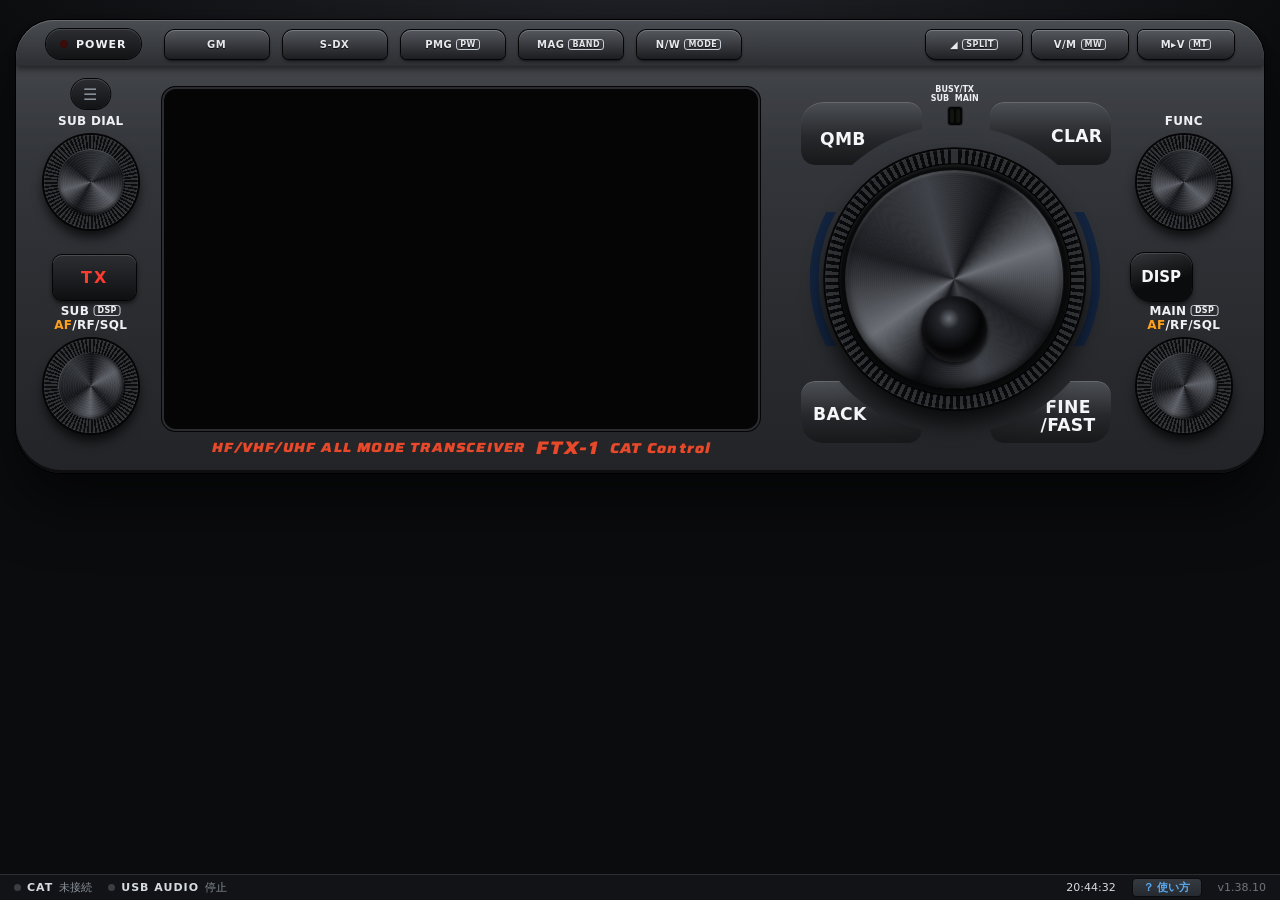
<file: index.html>
<!doctype html>
<html lang="ja">
<head>
  <meta charset="utf-8">
  <meta name="viewport" content="width=device-width, initial-scale=1">
  <title>FTX-1 Controller</title>
  <meta name="description" content="Yaesu FTX-1 CAT / USB Audio controller for Chrome">
  <meta name="theme-color" content="#121316">
  <link rel="manifest" href="manifest.webmanifest">
  <link rel="icon" href="icons/icon.svg" type="image/svg+xml">
  <link rel="apple-touch-icon" href="icons/icon-192.png">
  <link rel="preconnect" href="https://fonts.googleapis.com">
  <link rel="preconnect" href="https://fonts.gstatic.com" crossorigin>
  <link rel="stylesheet" href="https://fonts.googleapis.com/css2?family=Play:wght@700&family=Saira+Condensed:wght@600;700;800&family=Saira:ital,wdth,wght@0,100..125,100..900;1,100..125,100..900&display=swap">
  <link rel="stylesheet" href="css/style.css">
</head>
<body>
  <div id="unsupported" class="banner" hidden>
    このブラウザは Web Serial API に対応していません。デスクトップ版 Google Chrome / Microsoft Edge で開いてください。
  </div>

  <div id="app">
  <aside id="sidebar" aria-label="設定">
    <!-- (in the browser, not installed: the install button comes up here, js/app.js) -->
    <div class="inst-top" id="instTop" hidden></div>
    <details open id="secCat">
      <summary>CAT</summary>
        <div class="field"><label>機種（変えるとページを読み込み直します）</label>
          <select id="model"><option value="ftx1">FTX-1</option><option value="ft991a">FT-991A</option></select>
        </div>
        <div class="row">
          <button class="btn" id="btnCat" title="前回のポートに接続 / 切断">接続</button>
          <button class="btn" id="btnCatPick" title="ポートを選んで接続（別のポート・初めての接続）">ポートを選ぶ…</button>
        </div>
        <p class="hint" id="catState">未接続</p>
        <label class="chk"><input type="checkbox" id="catAuto"> 起動時と本体の電源 ON で自動接続</label>
    </details>
    <details open id="secRx">
      <summary>USB AUDIO <span class="tag">RX</span></summary>
        <div class="field"><label>入力（<span class="model-name">FTX-1</span>）</label><select id="rxIn"></select></div>
        <div class="field"><label>出力（スピーカー）</label><select id="rxOut"></select></div>
        <div class="field"><label>音量</label><input type="range" id="rxVol" min="0" max="2" step="0.01"></div>
        <label class="chk" title="本体の AF GAIN を 0 にして本体スピーカーを止め、AF ツマミで PC の音量を調整（USB 音声は AF GAIN の影響を受けません）"><input type="checkbox" id="spkMute"> 本体スピーカーを消音（AF ツマミ = PC 音量）</label>
        <label class="chk" title="USB の受信音には本体のスケルチがかからないため、FM 系のモードで本体のスケルチが閉じている間は PC の再生音を消します（MAIN は本体の BUSY、SUB は S メーターと SQL から判断。FM 以外は連動しません）"><input type="checkbox" id="pcSql"> 本体のスケルチに連動（閉じている間は消音）</label>
        <div class="vu"><i id="rxVu"></i></div>
        <div class="row">
          <button class="btn" id="btnRx">RX開始</button>
          <button class="btn" id="btnMute">MUTE</button>
          <button class="btn rec" id="btnRec" disabled>● REC</button>
        </div>
    </details>
    <details open id="secTx">
      <summary>USB AUDIO <span class="tag tag-tx">TX</span></summary>
        <div class="field"><label>マイク（PC）</label><select id="txIn"></select></div>
        <div class="field"><label>出力（<span class="model-name">FTX-1</span>）</label><select id="txOut"></select></div>
        <div class="field"><label>送信レベル</label><input type="range" id="txGain" min="0" max="3" step="0.01"></div>
        <div class="vu vu-tx"><i id="txVu"></i></div>
        <div class="row">
          <button class="btn" id="btnTx">TX音声 ON</button>
          <label class="chk"><input type="checkbox" id="txGate"> PTT連動</label>
          <label class="chk"><input type="checkbox" id="txTone"> 1kHz</label>
        </div>
    </details>
    <details open id="secDec">
      <summary>CW DECODER</summary>
        <div class="field"><label>入力チャンネル</label>
          <select id="decCh"><option value="L">L</option><option value="R">R</option><option value="MIX">L+R</option></select>
          <label class="chk" title="適応型フィルタ（ALE によるノイズ低減）。弱い信号を拾いやすくなり、ノイズからの偽文字が減ります"><input type="checkbox" id="decNr"> 適応型フィルタ</label>
        </div>
        <div class="field"><label>デコーダ</label>
          <select id="decEng" title="DL: 学習済みのニューラルネットワークで文字を求めます（既定）。手送りの癖が強い送信や文字間が詰まった送信でも誤りが少なく、欧文・和文も文字の並びから自動で切り替えます。標準: 符号表で文字を求めます"><option value="1">DL</option><option value="0">標準</option></select>
        </div>
        <div class="field"><label>入力ゲイン <span id="decGainV">0 dB</span></label><input type="range" id="decGain" min="-20" max="20" step="1"></div>
        <p class="hint">デコーダは <a href="https://github.com/pokibon3/cw_decoder4" target="_blank" rel="noopener">CW Decoder 4</a> の WebAssembly 版（GPL）。RX音声に BPF（Q=3, トーン追従）をかけて入力します。</p>
    </details>
    <details open id="secVfo">
      <summary>VFO</summary>
        <div class="row vfo-keys">
          <button class="btn" data-vfo="lock">LOCK</button><button class="btn" data-vfo="dual">DUAL RX</button>
          <button class="btn" data-vfo="atob">A▸B</button><button class="btn" data-vfo="btoa">B▸A</button>
          <button class="btn" data-vfo="step">DIAL STEP</button>
        </div>
    </details>
    <details open id="secSet">
      <summary>SETUP</summary>
        <div class="row"><button class="btn" id="btnAppInst">アプリ</button><span class="hint" id="appInstHint"></span></div>
        <div class="field"><label>PTT 方式</label>
          <select id="pttMethod">
            <option value="cat1">CAT (TX1)</option>
            <option value="cat2">CAT (TX2 / DATA)</option>
            <option value="rts">RTS</option>
            <option value="dtr">DTR</option>
          </select>
        </div>
        <label class="chk"><input type="checkbox" id="pttLatch"> TX ボタンを LATCH（クリックで送受切替）</label>
    </details>
    <details id="secAdv">
      <summary>詳細設定</summary>
        <div class="field"><label>CAT ボーレート</label>
          <select id="baud">
            <option value="auto" selected>自動検出</option><option>4800</option><option>9600</option><option>19200</option><option>38400</option><option>115200</option>
          </select>
        </div>
        <div class="field"><label id="radioBaudLabel">本体の CAT-1 / CAT-2 ボーレート</label>
          <div class="row">
            <select id="radioBaud" style="flex:1"><option>115200</option><option>38400</option><option>19200</option><option>9600</option><option>4800</option></select>
            <button class="btn" id="btnRadioBaud" title="本体のメニュー CAT-1 RATE / CAT-2 RATE に書き込み、新しい速度で再接続">書込</button>
          </div>
        </div>
        <div class="row">
          <button class="btn" id="btnPttPort" title="本体の 2 本目のシリアルポート（CAT 欄で選んだのとは別のポート。Windows では Standard COM Port）を開く。CW の直接キーイングと、RTS/DTR 方式の PTT に使う">CWキーイング</button>
          <span class="hint" id="pttPortState">未接続（CATポートを使用）</span>
        </div>
        <div class="field"><label>ダイヤル分解能</label>
          <select id="dialRes">
            <option value="100">100 step/回転</option><option value="250">250 step/回転</option><option value="500">500 step/回転</option><option value="1000">1000 step/回転</option>
          </select>
        </div>
        <div class="field"><label>TOT（送信タイマー）</label>
          <select id="tot"><option value="60">1分</option><option value="180">3分</option><option value="300">5分</option><option value="600">10分</option><option value="0">OFF</option></select>
        </div>
        <div class="field"><label>AF-FFT 帯域</label>
          <select id="scopeSpan"><option value="3000">3 kHz</option><option value="4000">4 kHz</option><option value="6000">6 kHz</option><option value="12000">12 kHz</option></select>
        </div>
        <p class="hint">キー操作: ↑↓ 同調 / Shift+↑↓ ×10 / PageUp・PageDown バンド / Space 送信</p>
        <label class="chk"><input type="checkbox" id="showConsole"> CAT CONSOLE を表示</label>
    </details>
  </aside>

  <div id="mainCol">
  <main class="radio" id="radio">
    <!-- top edge keys (long flat keys with the legend printed below, as on the field head) -->
    <div class="top-edge">
      <button class="tkey-cat" id="btnConnect" title="本体の電源 ON / OFF（CAT の接続は左の CAT 欄）"><span class="tled"></span>POWER</button>
      <!-- top edge as on the radio: five flat keys with legends below + the orange model print, then three keys -->
      <div class="te-main">
        <div class="te-keys">
          <div class="tk"><label>GM</label><button class="tbar" data-act="gm"></button></div>
          <div class="tk"><label>S-DX</label><button class="tbar" data-act="sdx"></button></div>
          <div class="tk"><label>PMG<em>PW</em></label><button class="tbar" data-act="pmg"></button></div>
          <div class="tk"><label>MAG<em>BAND</em></label><button class="tbar" data-act="band"></button></div>
          <div class="tk"><label>N/W<em>MODE</em></label><button class="tbar" data-act="nw"></button></div>
        </div>
      </div>
      <span class="te-gap"></span>
      <div class="te-right">
        <div class="tk"><label>◢<em>SPLIT</em></label><button class="tkey" data-act="split" id="keySplit" title="押す: MAIN⇔SUB 入替 / 長押し: SPLIT"></button></div>
        <div class="tk"><label>V/M<em>MW</em></label><button class="tkey" data-act="vm" title="押す: VFO⇔メモリー / 長押し: メモリーチャンネルリスト（リスト表示中の長押しで書込）"></button></div>
        <div class="tk"><label>M▸V<em>MT</em></label><button class="tkey" data-act="mv" title="押す: メモリー→VFO / 長押し: メモリーチューン"></button></div>
      </div>
    </div>

    <div class="head">
      <!-- left: (menu) / SUB DIAL / TX / SUB AF-RF-SQL -->
      <section class="h-left">
        <button class="tkey-cat tkey-menu" id="btnMenu" title="USB AUDIO / CW DECODER / SETUP パネルの表示切替" aria-label="メニュー">&#9776;</button>
        <div class="kw">
          <label>SUB DIAL</label>
          <div class="knob knob-r" id="knSubDial" title="SUB側の周波数 / クリックでMAIN⇔SUB入替"><div class="cap"><i></i></div></div>
        </div>
        <div class="kw">
          <button class="txbtn" id="btnPtt" title="押している間送信（Space キーでも可。SETUP の LATCH でクリック切替）">TX</button>
        </div>
        <div class="kw">
          <label>SUB <b>DSP</b><br><span class="kn" data-k="af">AF</span>/<span class="kn" data-k="rf">RF</span>/<span class="kn" data-k="sql">SQL</span><em id="knAF1mode">AF</em></label>
          <div class="knob knob-r" id="knAF1" title="SUB AF / クリックで RF・SQL 切替"><div class="cap"><i></i></div></div>
        </div>
      </section>

      <!-- center: 4.3" TFT -->
      <!-- model print, in the space under the LCD -->
      <div class="silk"><span>HF/VHF/UHF ALL MODE TRANSCEIVER</span><b>FTX-1</b><i>CAT Control</i></div>
      <section class="h-screen">
        <div class="lcd lay-ud" id="lcd">
          <div class="st-bar" id="stBar"></div>

          <div class="band" id="band0" data-vfo="0">
            <div class="b-tags"><span class="tg-side">MAIN</span><span class="tg-vfo">VFO</span></div>
            <canvas class="b-meter" id="meter0" title="タッチで送信メーター選択"></canvas>
            <div class="b-freq"><div class="freq" id="freq0"></div></div>
            <div class="b-side"><div class="b-func" id="funcBox">AF GAIN</div><button class="b-mode" data-vfo="0">USB</button><span class="b-txrx" id="txrx0">TXRX</span></div>
            <div class="b-rx" id="rx0"></div>
            <div class="b-filt"><canvas id="filt0"></canvas></div>
          </div>

          <div class="band" id="band1" data-vfo="1">
            <div class="b-tags"><span class="tg-side">SUB</span><span class="tg-vfo">VFO</span></div>
            <canvas class="b-meter" id="meter1" title="タッチで送信メーター選択"></canvas>
            <div class="b-freq"><div class="freq" id="freq1"></div></div>
            <div class="b-side"><button class="b-mode" data-vfo="1">LSB</button><span class="b-txrx" id="txrx1">RX</span></div>
            <div class="b-rx" id="rx1"></div>
            <div class="b-filt"><canvas id="filt1"></canvas></div>
          </div>

          <div class="scope"><canvas id="scope"></canvas><div class="sc-info" id="scInfo"></div></div>

          <div class="softbar" id="softbar"></div>

          <div class="pop" id="pop" hidden>
            <div class="pop-title"><span id="popTitle">MODE</span><button class="pop-x" id="popClose">✕</button></div>
            <div class="pop-grid" id="popGrid"></div>
          </div>

          <!-- settings menus (EX), opened from FUNC page 3/3 -->
          <div class="exm" id="exm" hidden>
            <div class="exm-title" id="exmTitle"></div>
            <div class="exm-body"><div class="exm-groups" id="exmGroups"></div><div class="exm-items" id="exmItems"></div></div>
            <div class="exm-foot"><button class="exm-back" id="exmBack">BACK</button><button class="exm-back exm-def" id="exmDef" hidden>初期値に戻す</button><span class="exm-hint" id="exmHint">項目を選んで FUNC ツマミ / ホイールで変更、値のクリックで次の値。「初期値に戻す」で選んだ項目だけ工場出荷時の値に戻ります</span></div>
          </div>

          <div class="lcd-popup" id="popup" hidden>
            <div class="popup-label" id="popupLabel"></div>
            <div class="popup-value" id="popupValue"></div>
            <div class="popup-bar"><i id="popupBar"></i></div>
          </div>
        </div>
      </section>

      <!-- right: keys hugging the MAIN DIAL, then FUNC / DISP / MAIN AF-RF-SQL -->
      <section class="h-right">
        <div class="cluster">
          <button class="rk rk-tl" data-act="qmb" title="押す: QMB呼出 / 長押し: QMB登録"><b>QMB</b></button>
          <button class="rk rk-tr" data-act="clar" id="keyClar" title="押す: CLAR RX→TX→RXTX→OFF / 長押し: オフセットクリア"><b>CLAR</b></button>
          <button class="rk rk-bl" data-act="back"><b>BACK</b></button>
          <button class="rk rk-br" data-act="fine" id="keyFine" title="押す: FINE / 長押し: FAST"><b>FINE<br>/FAST</b></button>
          <div class="busy"><small>BUSY/TX<br>SUB&nbsp;&nbsp;MAIN</small><span class="slot"><i id="ledBusy1"></i><i id="ledBusy0"></i></span></div>
          <div class="vfo-arc" id="vfoArc"></div>
          <div class="dial" id="dial">
            <div class="dial-ring"></div>
            <div class="dial-disc"><div class="dial-dimple"></div></div>
          </div>
        </div>
        <div class="rcol">
          <div class="kw">
            <label>FUNC</label>
            <div class="knob knob-r" id="knFunc" title="FUNC（LCDで割当てた機能を調整）"><div class="cap"><i></i></div></div>
          </div>
          <button class="dispkey" data-act="disp">DISP</button>
          <div class="kw">
            <label>MAIN <b>DSP</b><br><span class="kn" data-k="af">AF</span>/<span class="kn" data-k="rf">RF</span>/<span class="kn" data-k="sql">SQL</span><em id="knAF0mode">AF</em></label>
            <div class="knob knob-r" id="knAF0" title="MAIN AF / クリックで RF・SQL 切替"><div class="cap"><i></i></div></div>
          </div>
        </div>
      </section>
    </div>
  </main>

  <!-- FT-991A front panel (operation manual p.18-22), put in place of the field head above when SETUP selects it.
       Element ids shared with the FTX-1 face are the ones app.js drives the same way on both. -->
  <template id="head991">
  <main class="radio r991" id="radio">
    <button class="tkey-cat tkey-menu" id="btnMenu" title="USB AUDIO / CW DECODER / SETUP パネルの表示切替" aria-label="メニュー">&#9776;</button>
    <div class="r9-pw"><span class="r9-lab">ON/OFF</span><button class="r9-power" id="btnConnect" title="本体の電源 ON / OFF（CAT の接続は左の CAT 欄）"><span class="tled"></span><svg class="r9-pwsym" viewBox="0 0 24 24" aria-hidden="true"><path d="M12 3v8M7.1 6.6a7 7 0 1 0 9.8 0" fill="none" stroke="currentColor" stroke-width="2.4" stroke-linecap="round"/></svg></button></div>
    <button class="txbtn r9-tx" id="btnPtt" title="押している間送信（Space キーでも可。SETUP の LATCH でクリック切替）">TX</button>

    <div class="r9-bezel"></div>
    <div class="r9-logo">YAESU</div>
    <section class="r9-screen">
      <div class="lcd lcd991" id="lcd">
        <!-- placed as on the radio's screen (product photo): blue band with VFO-A, clock, mode box, MULTI function, frequency
             and MULTI level bar; then the black VFO-B line with the icons, VFO-B (or CLAR) -->
        <div class="band t9-a" id="band0" data-vfo="0">
          <span class="t9-vfo" id="t9Vfo">VFO-A</span><span class="t9-ch" id="t9Ch"></span>
          <span class="t9-clock" id="t9Clock"></span>
          <button class="b-mode" data-vfo="0" title="MODE">USB</button>
          <span class="t9-hiswr" id="t9Hiswr">HI-SWR</span>
          <div class="b-func" id="funcBox" title="MULTI ツマミの機能">RF-P</div>
          <div class="b-freq"><div class="freq" id="freq0"></div></div>
          <div class="t9-lvl" title="MULTI ツマミの値"><i id="t9Lvl"></i></div>
        </div>
        <div class="t9-mid">
          <div class="st-bar" id="stBar"></div>
          <div class="band t9-b" id="band1" data-vfo="1">
            <span class="t9-bl">VFO-B</span><button class="b-mode" data-vfo="1">USB</button>
            <div class="t9-bf"><div class="freq" id="freq1"></div></div>
            <b class="t9-clartag" id="t9ClarTag">CLAR</b><span class="t9-clarofs" id="t9ClarOfs">0Hz</span>
          </div>
        </div>
        <canvas class="b-meter" id="meter0" title="タッチで送信メーター選択"></canvas>
        <div class="scope"><canvas id="scope"></canvas><div class="sc-info" id="scInfo"></div></div>
        <div class="softbar" id="softbar"></div>

        <div class="pop" id="pop" hidden>
          <div class="pop-title"><span id="popTitle">MODE</span><button class="pop-x" id="popClose">✕</button></div>
          <div class="pop-grid" id="popGrid"></div>
        </div>
        <div class="exm" id="exm" hidden>
          <div class="exm-title" id="exmTitle"></div>
          <div class="exm-body"><div class="exm-groups" id="exmGroups"></div><div class="exm-items" id="exmItems"></div></div>
          <div class="exm-foot"><button class="exm-back" id="exmBack">BACK</button><button class="exm-back exm-def" id="exmDef" hidden>初期値に戻す</button><button class="exm-back exm-sel" id="exmSel" title="選んだ項目の値を MULTI ツマミで変更 / もう一度押して確定">SELECT</button></div>
        </div>
        <div class="lcd-popup" id="popup" hidden>
          <div class="popup-label" id="popupLabel"></div>
          <div class="popup-value" id="popupValue"></div>
          <div class="popup-bar"><i id="popupBar"></i></div>
        </div>
      </div>
    </section>

    <button class="r9k k-f" data-act="fkey" title="押す: ファンクションメニュー"><b>F</b><em>M-LIST</em></button>
    <button class="r9k k-menu" data-act="menu991" title="押す: メニュー（001〜153）"><b>MENU</b><em>SETUP</em></button>
    <button class="r9k k-band" data-act="band991" title="バンド選択"><b>BAND</b></button>
    <button class="r9k k-mode" data-act="mode991" title="モード選択"><b>MODE</b></button>
    <div class="r9-multi"><span class="r9-lab">MULTI</span><div class="knob" id="knFunc" title="MULTI（画面に出ている機能を調整）"><div class="cap"><i></i></div></div></div>

    <div class="r9-silk"><span>HF/VHF/UHF ALL MODE TRANSCEIVER</span><b>FT-991<em>A</em></b></div>
    <div class="r9-plate"></div>
    <!-- LED strip: busy (speaker) / TX (antenna), then MEM / VFO-A / VFO-B with a green (receive) and a red (transmit) lamp
         under each, FAST and LOCK -->
    <div class="r9-leds">
      <span class="r9-ico" id="led9Rx" title="受信（スケルチが開いている）">◀)))</span><span class="r9-ico tx" id="led9Tx" title="送信">((·))</span>
      <span class="r9-vl" id="led9Mem"><b>MEM</b><i></i><i></i></span><span class="r9-vl" id="led9A"><b>VFO-A</b><i></i><i></i></span><span class="r9-vl" id="led9B"><b>VFO-B</b><i></i><i></i></span>
      <span class="r9-sq" id="led9Fast">FAST</span><span class="r9-sq" id="led9Lock">LOCK</span>
    </div>
    <button class="r9s k-ab" data-act="ab" title="VFO-A を VFO-B にコピー">A=B</button>
    <button class="r9s k-sw" data-act="swap" title="VFO-A と VFO-B を入れ替え">A/B</button>
    <button class="r9s k-fast" data-act="fast" title="ダイアルの変化量 ×10">FAST</button>
    <button class="r9s k-lock" data-act="lock" title="ダイアルロック">LOCK</button>
    <button class="r9s col-l r1" data-act="qmb" title="押す: QMB 呼出 / 長押し: QMB 書込">RCL/STO</button>
    <button class="r9s col-l r2" data-act="tune991" title="押す: チューナー ON/OFF / 長押し: オートチューン">TUNE</button>
    <button class="r9s col-l r3" data-act="cs" title="カスタムスイッチ（CAT 不可）">C.S</button>
    <button class="r9s col-l r4" data-act="txw" title="押している間 送信周波数を受信">TXW</button>
    <button class="r9s col-r r1" data-act="clar991" title="押す: クラリファイア ON/OFF / 長押し: オフセットを 0 に">CLAR</button>
    <button class="r9s col-r r2" data-act="vm" title="VFO ⇔ メモリー">V/M</button>
    <button class="r9s col-r r3" data-act="am991" title="押す: メモリーチャンネル一覧 / 一覧表示中に長押し: VFO-A を選んだチャンネルに書込">A▸M</button>
    <button class="r9s col-r r4" data-act="split991" title="押す: スプリット / 長押し: クイックスプリット">SPLIT</button>
    <div class="dial" id="dial">
      <div class="dial-ring"></div>
      <div class="dial-disc"><div class="dial-dimple"></div></div>
    </div>

    <div class="r9-kn kn-clar"><div class="knob" id="knSubDial" title="CLAR/VFO-B（スプリット中は VFO-B、それ以外はクラリファイア）"><div class="cap"><i></i></div></div><span class="r9-lab">CLAR/VFO-B</span></div>
    <div class="r9-kn kn-rf"><span class="r9-lab">RF GAIN</span><div class="knob" id="knRF" title="RF GAIN"><div class="cap"><i></i></div></div></div>
    <div class="r9-kn kn-af"><span class="r9-lab">AF GAIN</span><div class="knob" id="knAF0" title="AF GAIN"><div class="cap"><i></i></div></div></div>
  </main>
  </template>

  <!-- ===== PC side deck ===== -->
  <section class="deck">
    <!-- CW RX (left) / TX (right). RX shows what cw_decoder4's web page shows, with the same controls -->
    <div class="panel cwp" id="panelDec">
      <h2>CW <span class="tag">RX</span><span class="dec-led" id="decLed" title="キー判定"></span><span class="h2-sp"></span>
        <button class="btn" id="btnDec" title="RX音声をデコード（USB AUDIO RX 開始中に動作）">DECODE</button></h2>
      <div class="cwd-status">
        <button class="btn" id="btnDecMode" title="欧文 / 和文">US</button>
        <button class="btn" id="btnDecTone" title="トーン: AUTO → 600〜1000Hz 手動">AUTO</button>
        <span class="cwd-sep"></span>
        <span class="cwd-m"><b id="decWpm">--</b> WPM</span>
        <span class="cwd-m hz">TONE <b id="decTone">---</b> Hz</span>
        <span class="cwd-m pk">Peak <b id="decPeak">----</b></span>
        <span class="cwd-sep"></span>
        <span class="cwd-lvl"><i>LVL</i><span class="cwd-bar"><b id="decLvlBar"></b><s></s></span><span id="decLvl">-inf dBFS</span><span class="cwd-clip" id="decClip">CLIP</span><span class="cwd-rate" id="decRate"></span></span>
        <span class="h2-sp"></span>
        <button class="btn" id="btnDecCopy">コピー</button>
        <button class="btn" id="btnDecClr">クリア</button>
      </div>
      <pre class="dec-text" id="decText"></pre>
      <div class="cwd-panels">
        <div class="cwd-card" id="decFftCard">
          <div class="cwd-cap" id="decFftCap" title="グラフのクリックでトーン選択・ダブルクリックで全幅 / ここをクリックで全幅"><span>FFT スペクトラム</span></div>
          <canvas id="decFft"></canvas>
        </div>
        <div class="cwd-card" id="decScopeCard">
          <div class="cwd-cap" id="decScopeCap" title="クリックで全幅表示 / もう一度で元に戻す"><span>オシロスコープ</span><span class="grow" id="decScopeSpan"></span>
            <label title="時間軸の倍率">x<input type="range" id="decZoom" min="1" max="3" step="0.5" value="2"><span id="decZoomV">2.0</span></label>
            <button class="btn trace on" id="decKey">KEY</button><button class="btn trace on" id="decEnv">ENV</button><button class="btn trace on" id="decRaw">RAW</button></div>
          <canvas id="decScope" title="クリックで全幅表示 / もう一度で元に戻す"></canvas>
        </div>
      </div>
    </div>

    <div class="panel cwp" id="panelCw">
      <h2>CW <span class="tag tag-tx">TX</span><span class="h2-sp"></span><span class="tag err" id="cwHow">送信不可</span></h2>
      <div class="cw-ctl">
      <div class="cw-keys" id="cwMem">
        <button class="btn" id="btnCwSend" title="入力欄の文を送信（Enter でも可）。送信済みは色が変わって編集不可、その先は送信中も編集・追記できます">SEND</button>
        <button class="btn" id="btnCwStop">STOP</button>
      </div>
      <!-- key speed (the radio's KEY SPEED, KS) -->
      <div class="cw-speed"><span class="cwd-m"><b id="cwWpm">20</b> WPM</span><input type="range" id="cwSpeed" min="4" max="60" step="1" value="20" title="送信速度（本体の KEY SPEED）"></div>
      </div>
      <div class="cw-log" id="cwLog" title="送信ログ（送信済みの文字は明るく、本体に渡して送信待ちの文字は暗く表示）"></div>
      <!-- the editor's text is drawn by the backdrop (sent / handed over / editable colours); the textarea on top is transparent -->
      <div class="cw-edit-wrap">
        <div class="cw-back" id="cwBack" aria-hidden="true"></div>
        <textarea class="cw-box" id="cwText" placeholder="CQ CQ DE JA1XXX K" spellcheck="false" title="送信する文。送信済み（色付き）は編集できず、その先は送信中も編集できます"></textarea>
      </div>
    </div>

    <!-- FT8 / FT4 receive / transmit: shown in DATA-U / DATA-L -->
    <!-- receive on the left, transmit on the right (as the CW panels) -->
    <div class="panel ft8p" id="panelFt8" hidden>
      <h2><span class="ft8-title">FT8</span> <span class="tag">RX</span><span class="ft8-slot" id="ft8Slot"><i id="ft8Bar"></i></span><span class="h2-sp"></span><span class="tag" id="ft8Info">--</span></h2>
      <div class="ft8-head"><span>UTC</span><span>dB</span><span>DT</span><span>Freq</span><span>Message</span></div>
      <div class="ft8-list" id="ft8List"></div>
      <div class="cw-keys ft8-keys">
        <button class="btn" id="btnFt8" title="RX音声の FT8 / FT4 をデコード（USB AUDIO RX 開始中に動作）">DECODE</button>
        <button class="btn" id="btnFt8Mode" title="FT8（15 秒周期）/ FT4（7.5 秒周期）を切替">FT8</button>
        <button class="btn" id="btnFt8Clr">CLR</button>
        <label class="chk"><input type="checkbox" id="ft8Cq"> CQ・自局宛のみ</label>
      </div>
      <p class="hint">FT8 は 15 秒ごと（UTC :00 / :15 / :30 / :45）、FT4 は 7.5 秒ごとに解読します。PC の時計が ±1 秒（FT4 は ±0.5 秒）以内に合っている必要があります。デコーダは ft8_lib（MIT）。</p>
    </div>
    <div class="panel ft8p" id="panelFt8Tx" hidden>
      <h2><span class="ft8-title">FT8</span> <span class="tag tag-tx">TX</span><span class="h2-sp"></span><span class="tag err" id="ft8TxTag" hidden>送信中</span></h2>
      <div class="ft8-txcfg">
        <label>MY CALL<input type="text" id="ft8My" maxlength="11" spellcheck="false" placeholder="JA1XXX"></label>
        <label>GRID<input type="text" id="ft8Grid" maxlength="6" spellcheck="false" placeholder="PM95"></label>
        <label>DX CALL<input type="text" id="ft8Dx" maxlength="11" spellcheck="false"></label>
        <label>RPT<input type="text" id="ft8Rpt" maxlength="3" spellcheck="false"></label>
        <label>TX Hz<input type="number" id="ft8TxHz" min="200" max="3000" step="10"></label>
        <label>LEVEL<input type="range" id="ft8Lvl" min="0.02" max="1" step="0.01"></label>
      </div>
      <div class="ft8-msgs" id="ft8Msgs">
        <label class="ft8-msg"><input type="radio" name="ft8Sel"><b>Tx1</b><input type="text" spellcheck="false" maxlength="37"></label>
        <label class="ft8-msg"><input type="radio" name="ft8Sel"><b>Tx2</b><input type="text" spellcheck="false" maxlength="37"></label>
        <label class="ft8-msg"><input type="radio" name="ft8Sel"><b>Tx3</b><input type="text" spellcheck="false" maxlength="37"></label>
        <label class="ft8-msg"><input type="radio" name="ft8Sel"><b>Tx4</b><input type="text" spellcheck="false" maxlength="37"></label>
        <label class="ft8-msg"><input type="radio" name="ft8Sel"><b>Tx5</b><input type="text" spellcheck="false" maxlength="37"></label>
        <label class="ft8-msg"><input type="radio" name="ft8Sel"><b>Tx6</b><input type="text" spellcheck="false" maxlength="37"></label>
      </div>
      <div class="cw-keys ft8-txkeys">
        <button class="btn" id="btnFt8Tx" title="選択中の Tx メッセージを、選んだ周期で送信します">TX ON</button>
        <button class="btn" id="btnFt8Halt" title="送信をすぐ止め、TX を OFF にします">HALT</button>
        <button class="btn" id="btnFt8Per" title="送信する周期（UTC 秒）">00/30</button>
        <label class="chk"><input type="checkbox" id="ft8Auto"> AUTO SEQ</label>
      </div>
      <p class="hint">一覧の行をクリックでその局を DX に設定（ダブルクリックで TX ON）。DATA-U・USB AUDIO TX（自動で開始）を使い、PTT は SETUP の方式。AUTO SEQ は WSJT-X と同じ順で Tx を進めます。</p>
    </div>

    <div class="panel panel-wide" id="panelConsole" hidden>
      <h2>CAT CONSOLE <span class="tag" id="catErr">ERR 0</span></h2>
      <div class="log" id="log"></div>
      <div class="row">
        <input type="text" id="rawCmd" placeholder="例: FA; / MD02; / EX040101;" spellcheck="false">
        <button class="btn" id="btnRaw">SEND</button>
        <label class="chk"><input type="checkbox" id="showPoll"> ポーリング表示</label>
        <button class="btn" id="btnClearLog">CLR</button>
      </div>
    </div>

  </section>
  </div>

  </div>

  <dialog id="entryDlg" class="entry">
    <form method="dialog">
      <div class="entry-head"><span id="entryVfo">MAIN</span><output id="entryShow">-</output><span class="entry-unit">MHz</span></div>
      <input id="entryInput" type="hidden">
      <div class="keypad" id="keypad">
        <button type="button" data-k="1">1</button><button type="button" data-k="2">2</button><button type="button" data-k="3">3</button><button type="button" data-k="bs">⌫</button>
        <button type="button" data-k="4">4</button><button type="button" data-k="5">5</button><button type="button" data-k="6">6</button><button class="ent" value="ok" id="entryOk">ENT</button>
        <button type="button" data-k="7">7</button><button type="button" data-k="8">8</button><button type="button" data-k="9">9</button>
        <button type="button" data-k="0">0</button><button type="button" data-k=".">.</button><button type="button" data-k="ce">CE</button><button value="cancel">BACK</button>
      </div>
    </form>
  </dialog>

  <!-- app status (not part of the radio's screen) -->
  <footer id="statusbar">
    <span class="sb-item" id="sbCat"><i></i><b>CAT</b><span>未接続</span></span>
    <span class="sb-item" id="sbAudio"><i></i><b>USB AUDIO</b><span>停止</span></span>
    <button class="sb-item sb-err" id="sbErr" hidden title="クリックで CAT CONSOLE を表示"></button>
    <span class="sb-msg" id="sbMsg"></span>
    <span class="sb-sp"></span>
    <span class="sb-item" id="sbClock"></span>
    <a class="sb-item sb-help" href="manual.html" target="_blank" rel="noopener" title="使い方（マニュアル）を開く">？ 使い方</a>
    <span class="sb-item sb-ver" id="sbVer"></span>
  </footer>

  <div class="toast" id="toast" hidden></div>

  <script type="module" src="js/app.js"></script>
</body>
</html>
</file>
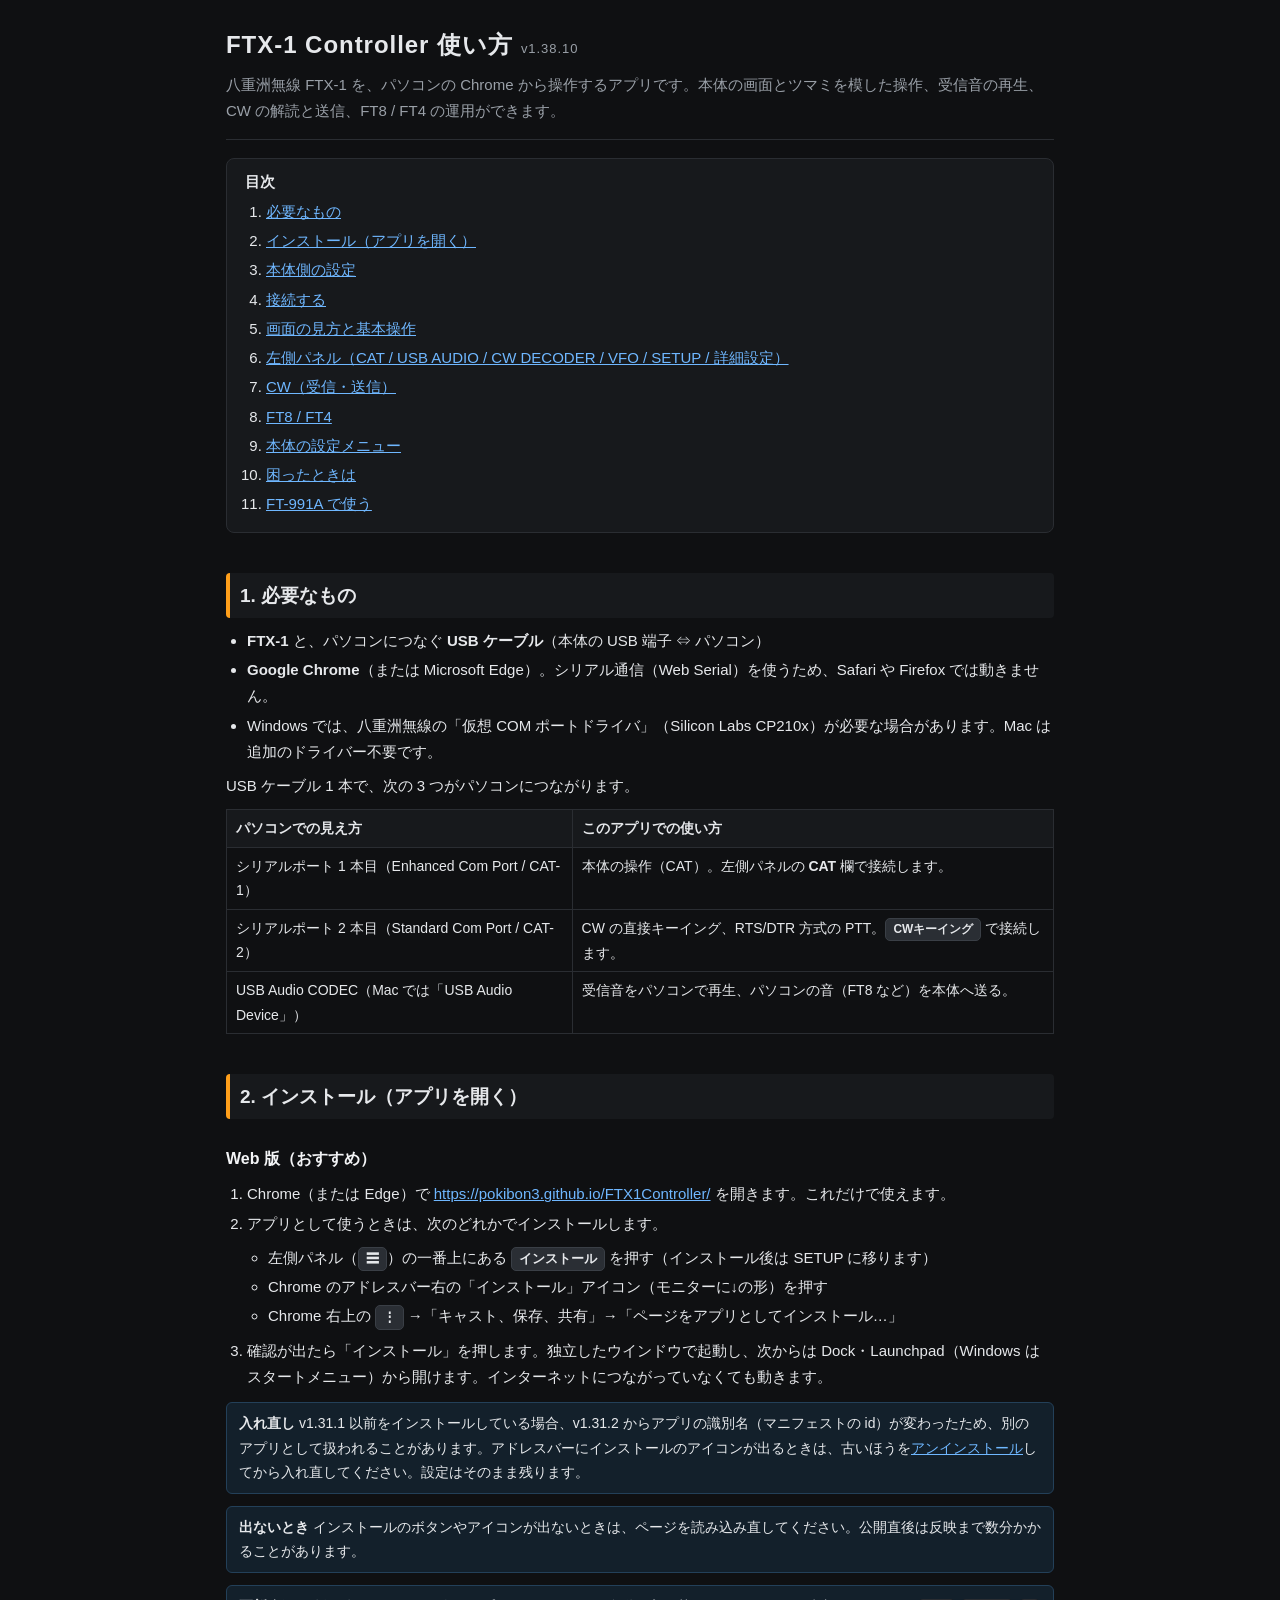
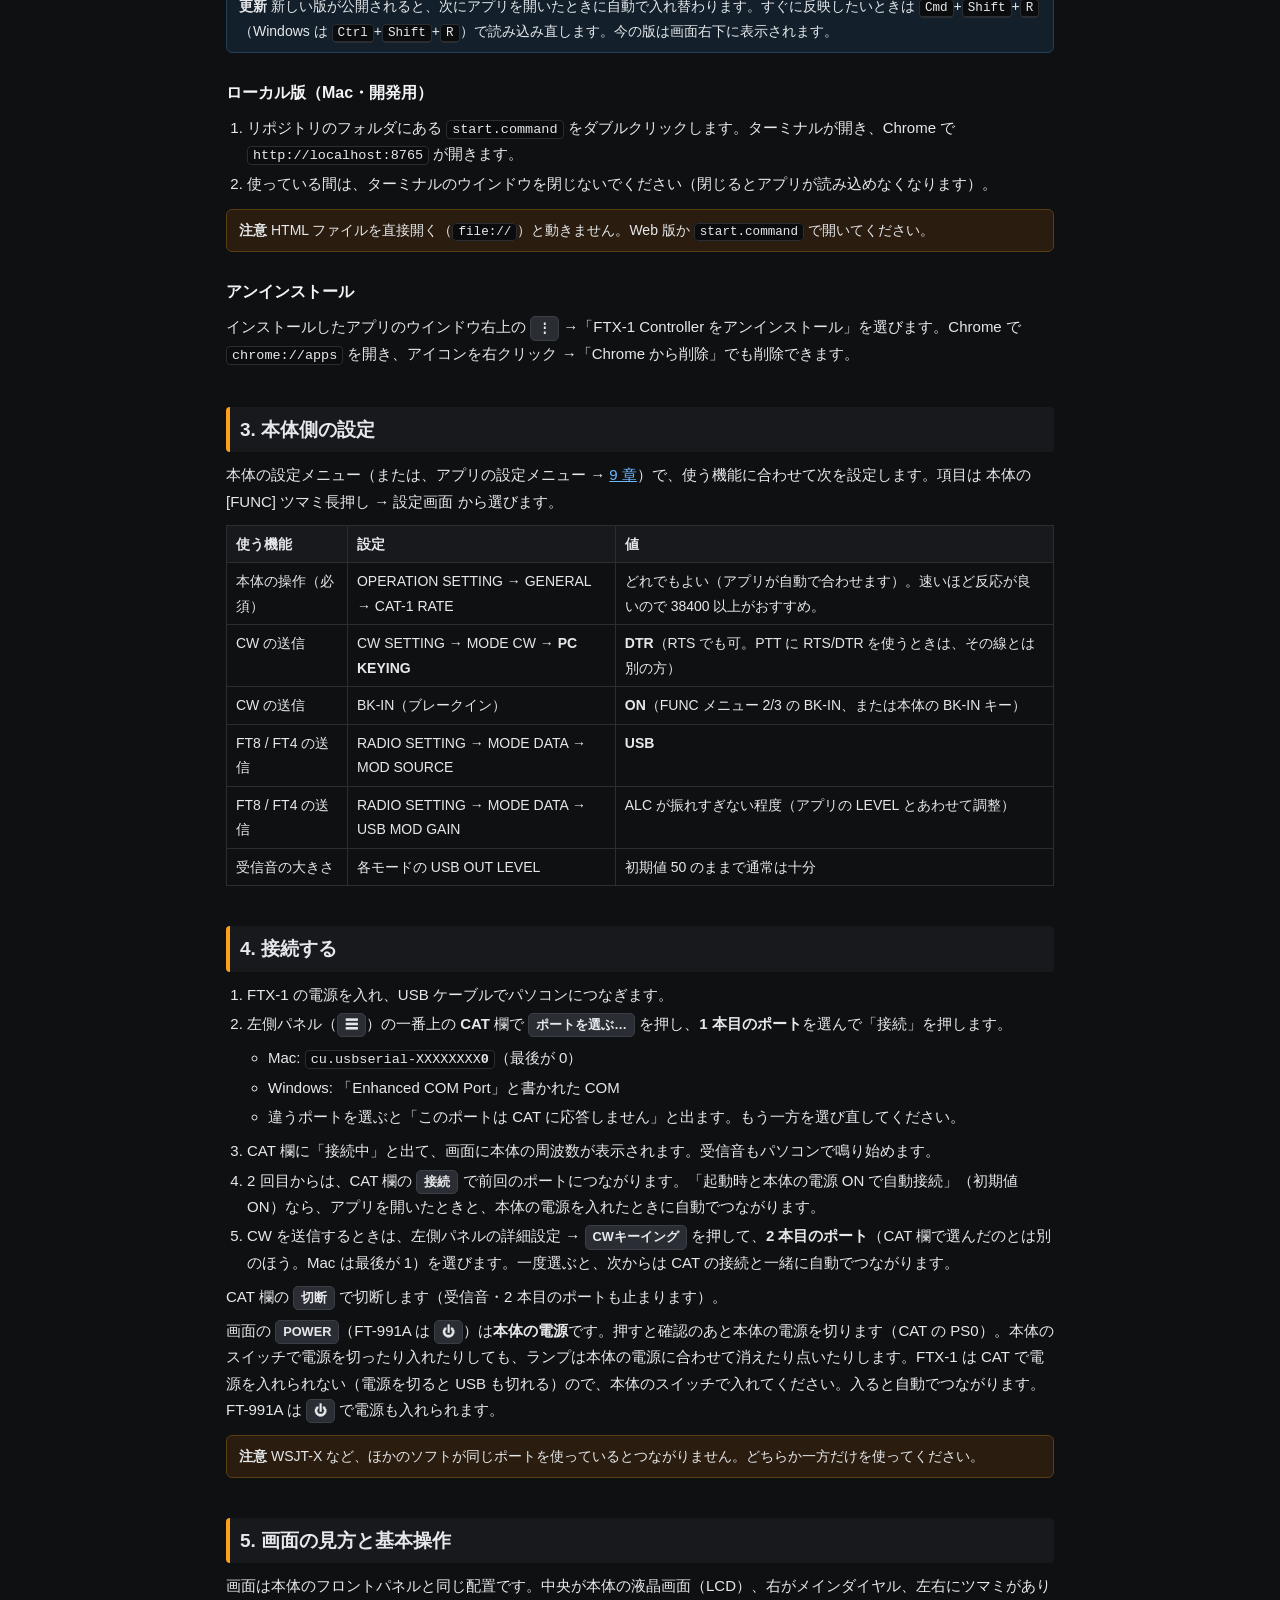
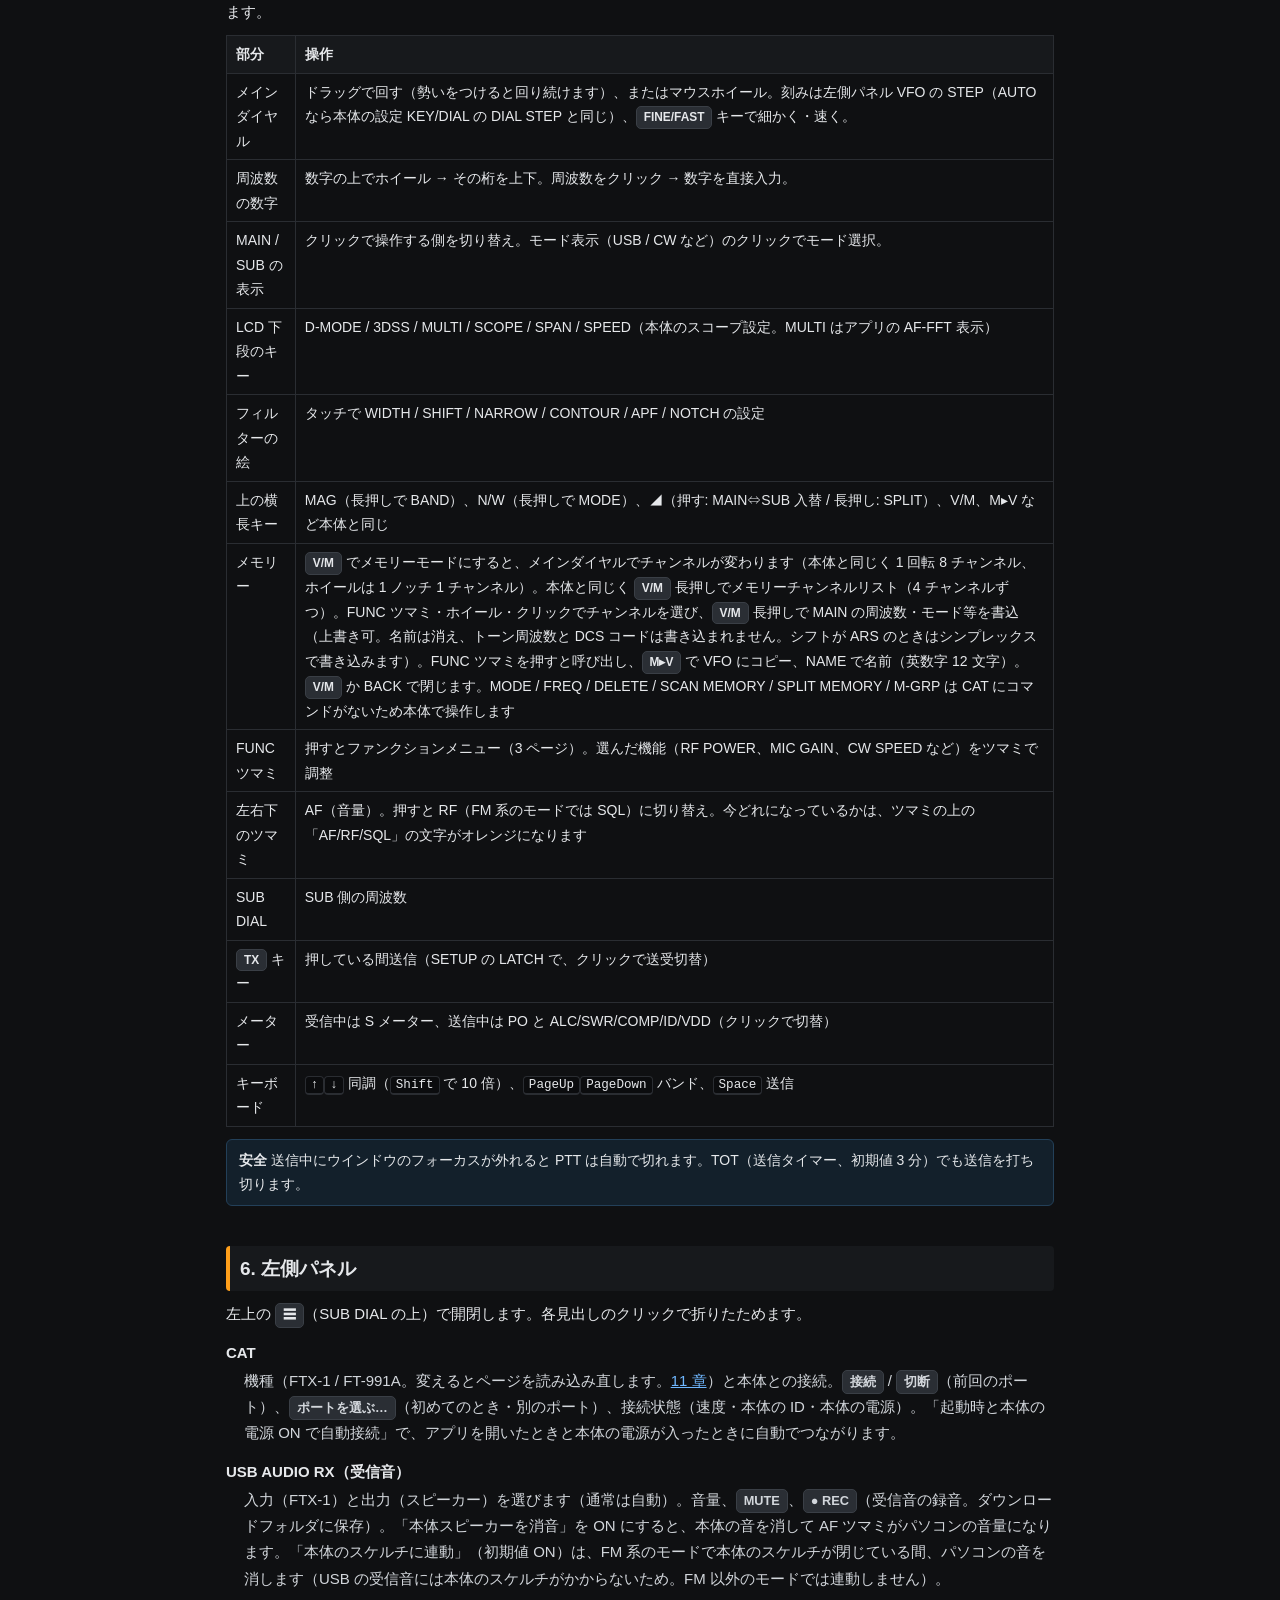
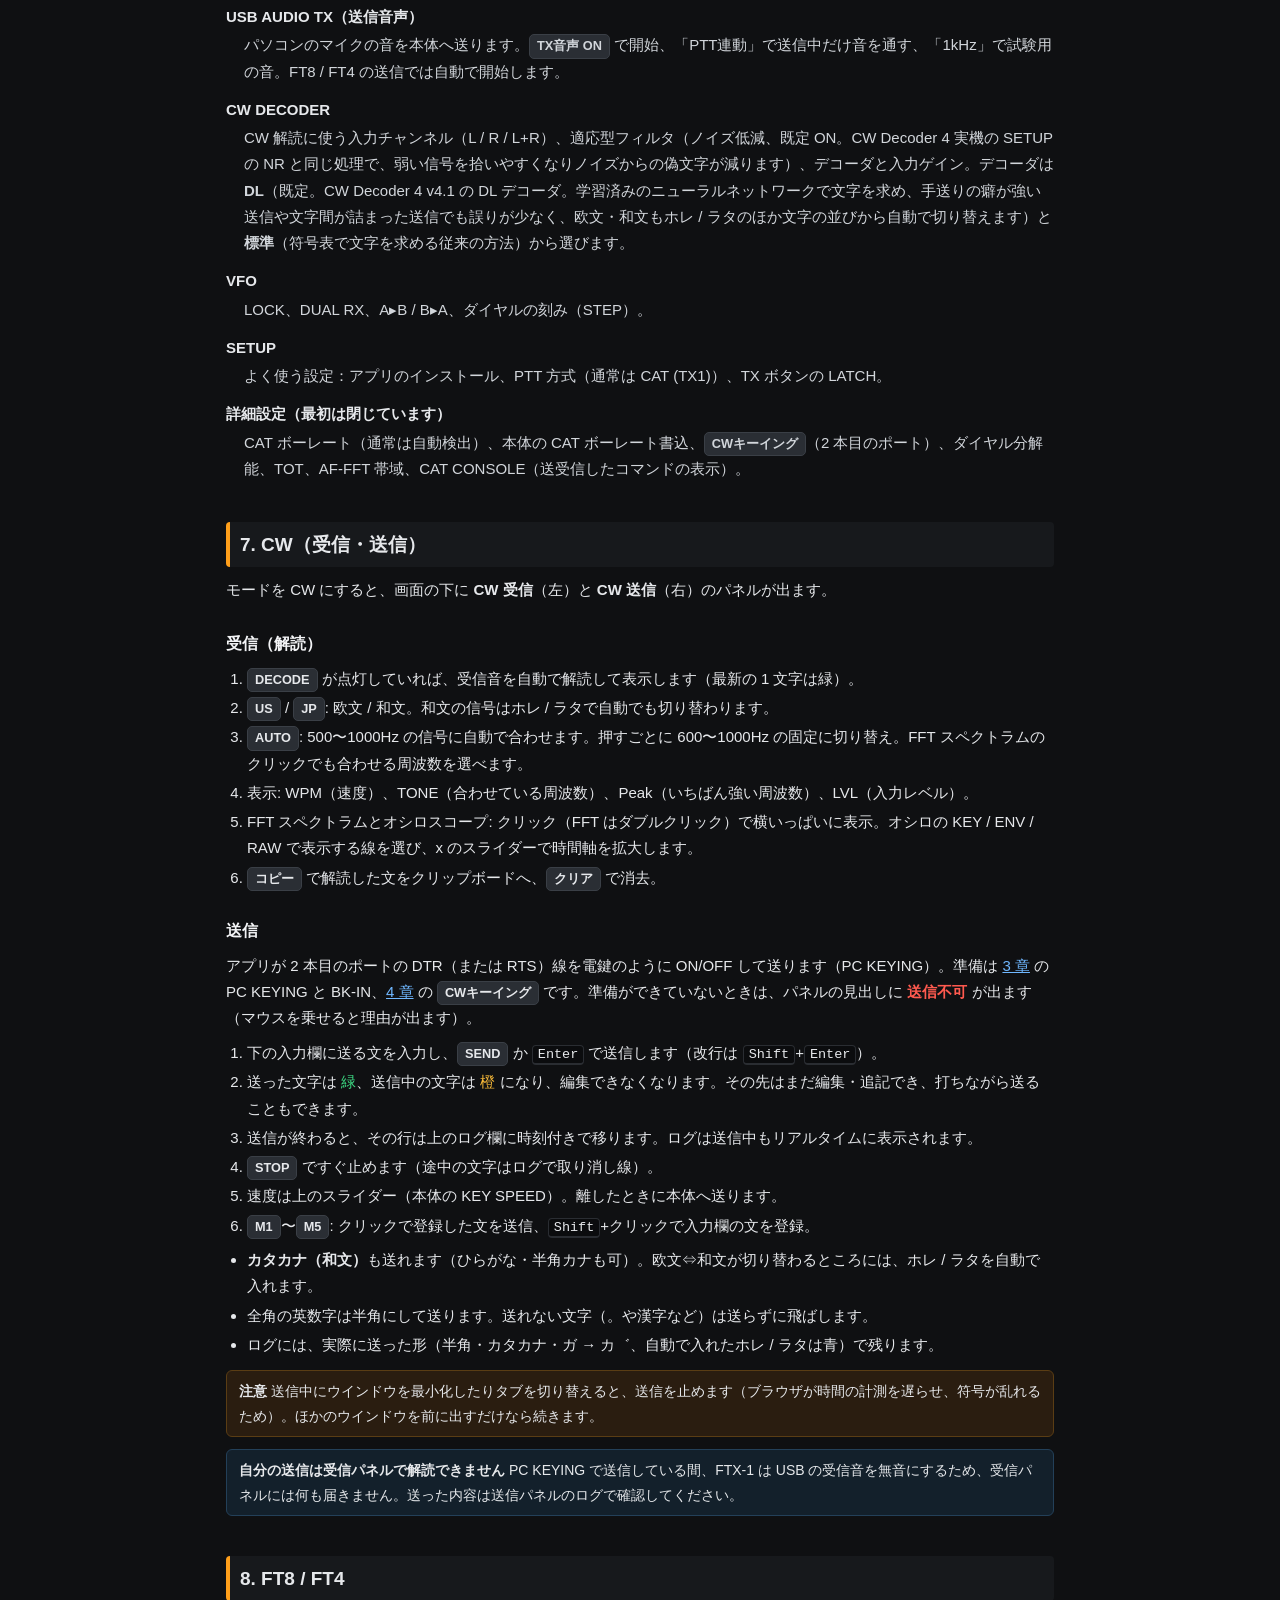
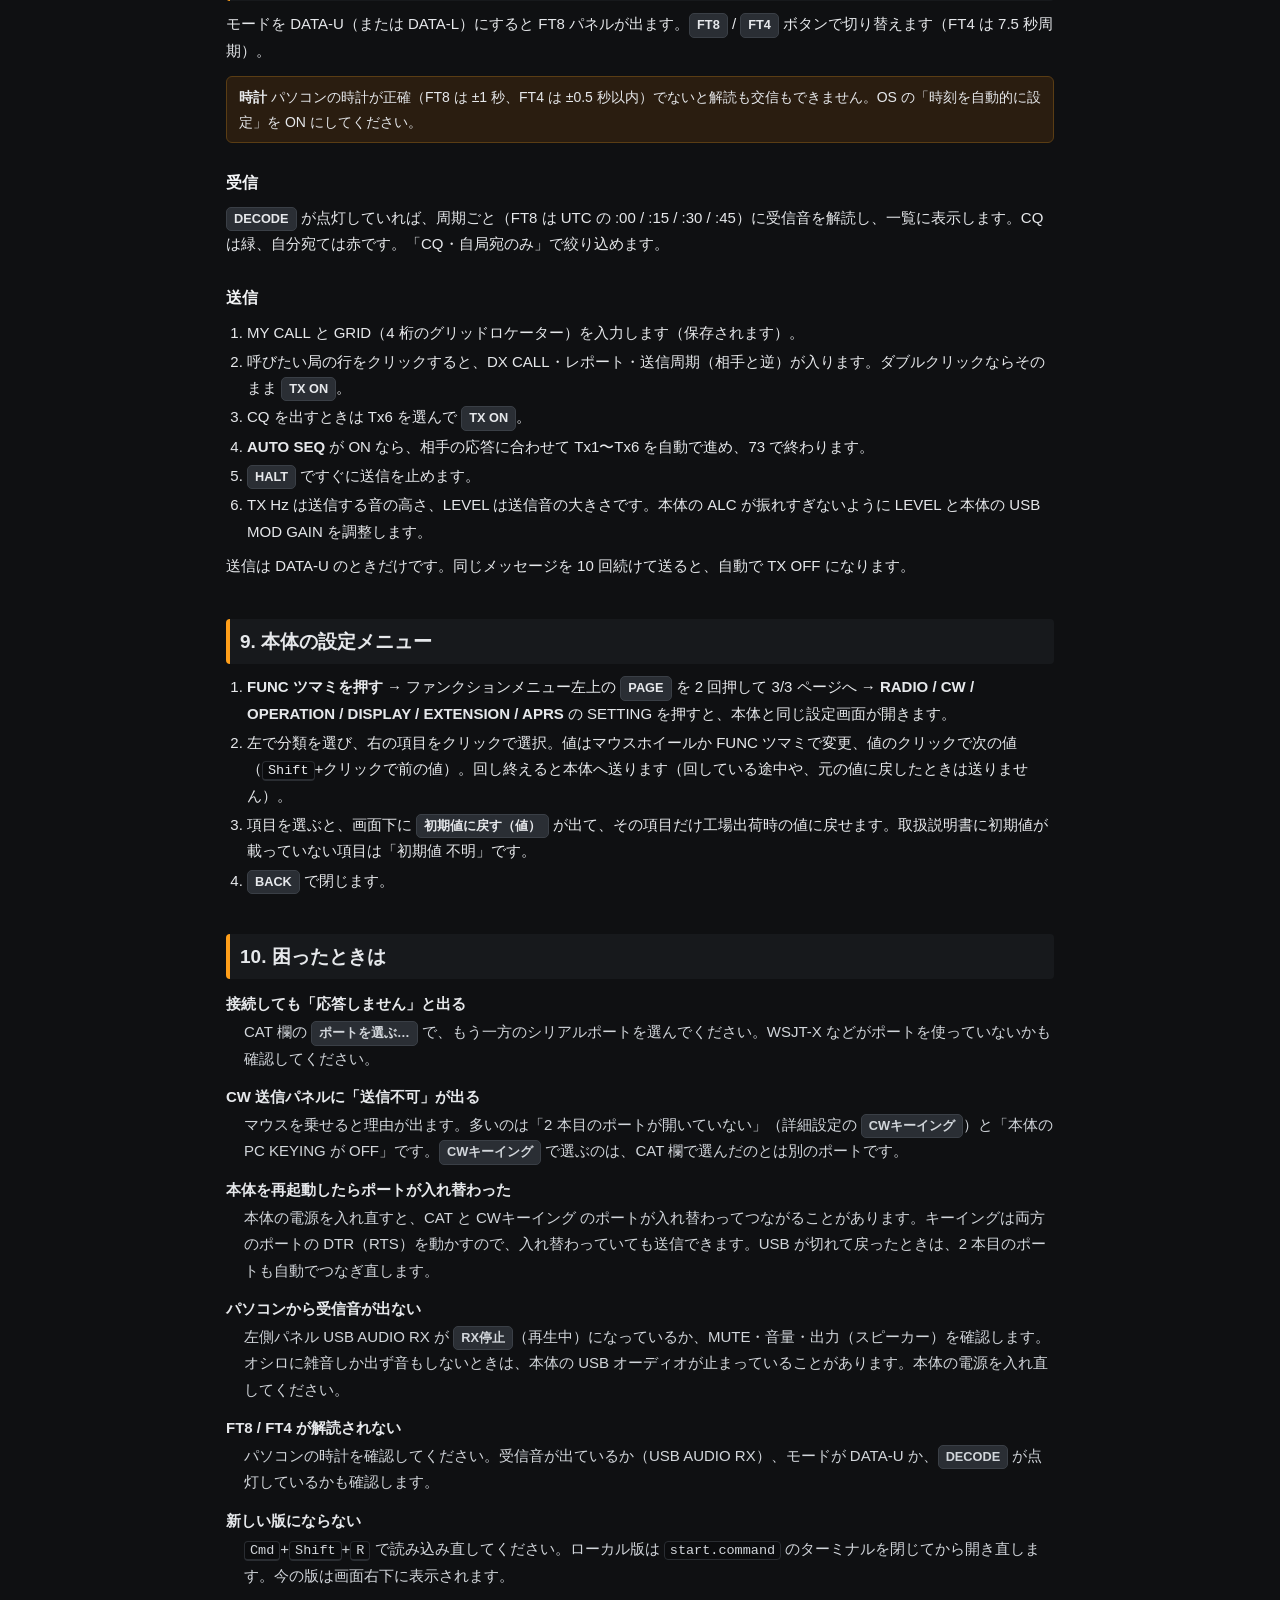
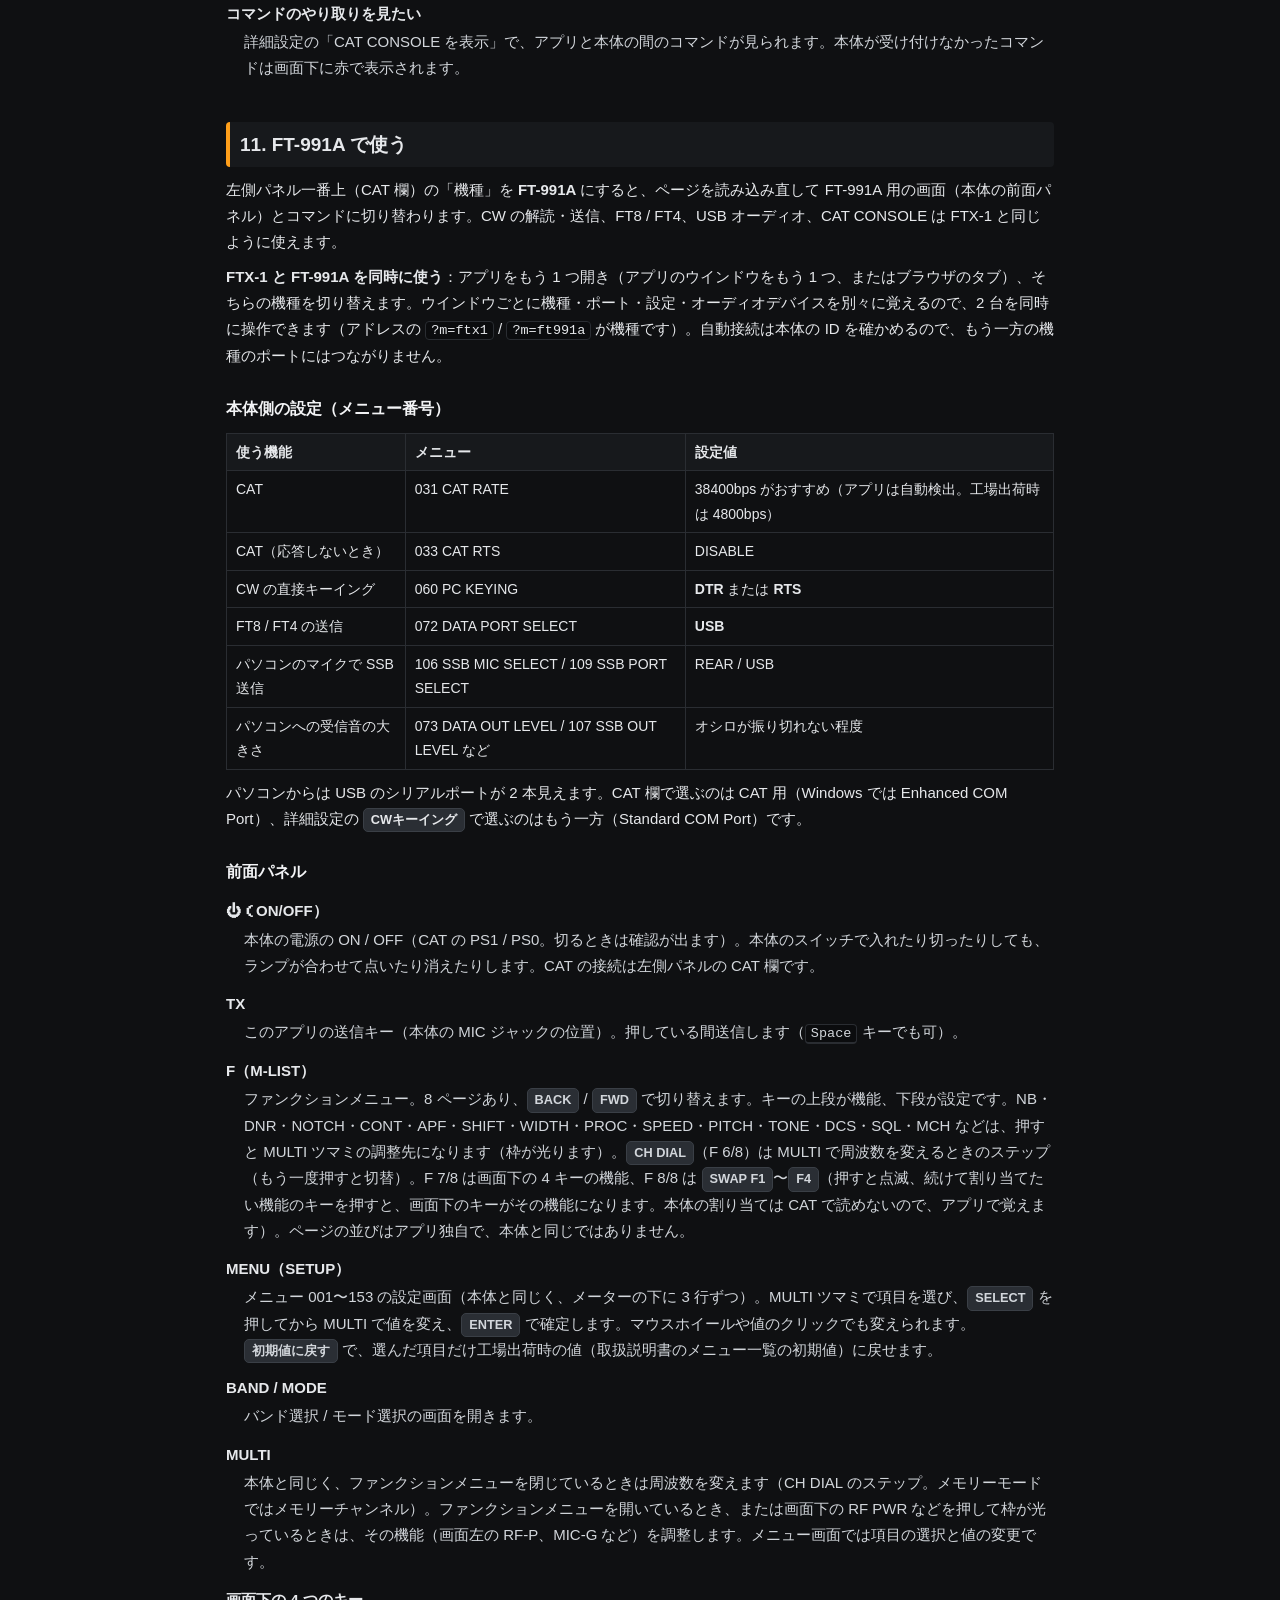
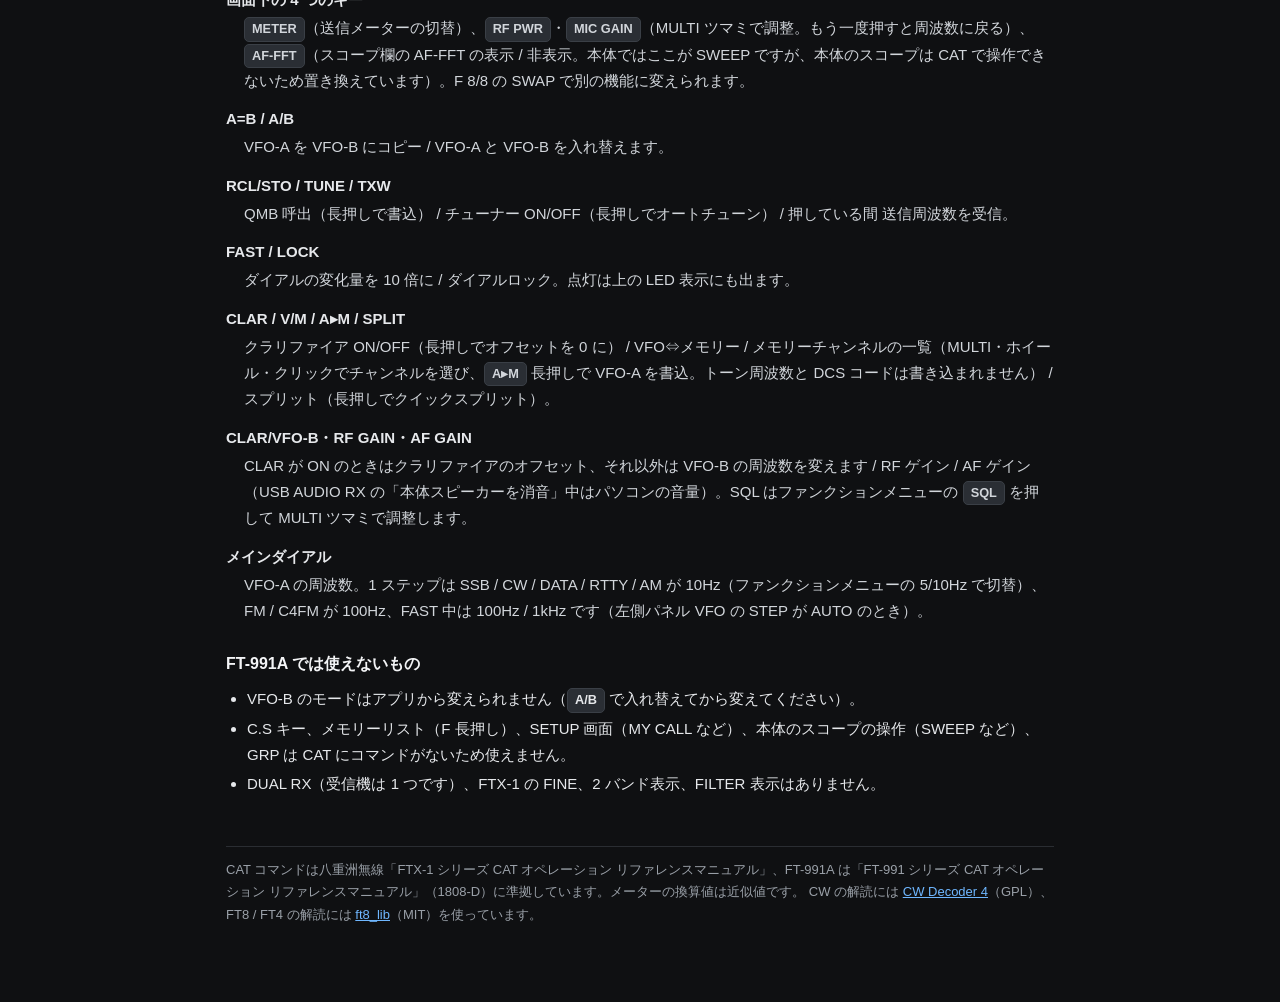
<file: manual.html>
<!DOCTYPE html>
<html lang="ja">
<head>
<meta charset="utf-8">
<meta name="viewport" content="width=device-width,initial-scale=1">
<title>FTX-1 Controller 使い方</title>
<style>
:root {
  --bg: #0f1012; --panel: #17191c; --line: #2a2d32; --text: #e6e8eb; --dim: #9aa0a8;
  --accent: #ff9f1a; --link: #6fb7ff; --ok: #3ddc84; --warn: #ffbf3a; --tx: #ff5a4f; --code: #0b0c0e;
}
* { box-sizing: border-box; }
html { scroll-padding-top: 12px; }
body {
  margin: 0; background: var(--bg); color: var(--text);
  font: 15px/1.75 -apple-system, BlinkMacSystemFont, "Hiragino Sans", "Noto Sans JP", "Yu Gothic", sans-serif;
}
.wrap { max-width: 860px; margin: 0 auto; padding: 24px 16px 80px; }
header { border-bottom: 1px solid var(--line); padding-bottom: 14px; margin-bottom: 8px; }
h1 { font-size: 24px; margin: 0; letter-spacing: .04em; }
h1 small { font-size: 13px; color: var(--dim); font-weight: 400; margin-left: 8px; }
.lead { color: var(--dim); margin: 6px 0 0; }
h2 { font-size: 19px; margin: 40px 0 10px; padding: 6px 10px; background: var(--panel); border-left: 4px solid var(--accent); border-radius: 4px; }
h3 { font-size: 16px; margin: 26px 0 6px; color: #f3f4f6; }
p { margin: 8px 0; }
a { color: var(--link); }
ol, ul { padding-left: 1.4em; margin: 8px 0; }
li { margin: 3px 0; }
code, kbd { font-family: ui-monospace, Menlo, monospace; font-size: .9em; background: var(--code); border: 1px solid var(--line); border-radius: 4px; padding: 1px 5px; }
kbd { border-bottom-width: 2px; }
.btn { display: inline-block; font-size: .85em; font-weight: 700; padding: 0 7px; border-radius: 5px; background: #2a2e34; border: 1px solid #3a3f46; white-space: nowrap; }
table { border-collapse: collapse; width: 100%; margin: 10px 0; font-size: 14px; }
th, td { border: 1px solid var(--line); padding: 6px 9px; text-align: left; vertical-align: top; }
th { background: var(--panel); white-space: nowrap; }
.toc { background: var(--panel); border: 1px solid var(--line); border-radius: 8px; padding: 10px 18px; margin: 18px 0; }
.toc ol { margin: 4px 0; }
.note, .warn { border-radius: 6px; padding: 8px 12px; margin: 12px 0; font-size: 14px; }
.note { background: #13202b; border: 1px solid #234059; }
.warn { background: #2a1d10; border: 1px solid #5a3d14; }
.note b:first-child, .warn b:first-child { margin-right: 4px; }
dl { margin: 8px 0; }
dt { font-weight: 700; margin-top: 12px; }
dd { margin: 2px 0 0 1.2em; color: #d2d6db; }
footer { margin-top: 48px; color: var(--dim); font-size: 13px; border-top: 1px solid var(--line); padding-top: 12px; }
@media (max-width: 600px) {
  body { font-size: 14px; }
  table { font-size: 13px; }
  th, td { padding: 5px 6px; }
}
</style>
</head>
<body>
<div class="wrap">

<header>
  <h1>FTX-1 Controller 使い方<small id="ver"></small></h1>
  <p class="lead">八重洲無線 FTX-1 を、パソコンの Chrome から操作するアプリです。本体の画面とツマミを模した操作、受信音の再生、CW の解読と送信、FT8 / FT4 の運用ができます。</p>
</header>

<nav class="toc">
  <b>目次</b>
  <ol>
    <li><a href="#need">必要なもの</a></li>
    <li><a href="#install">インストール（アプリを開く）</a></li>
    <li><a href="#radio">本体側の設定</a></li>
    <li><a href="#connect">接続する</a></li>
    <li><a href="#screen">画面の見方と基本操作</a></li>
    <li><a href="#side">左側パネル（CAT / USB AUDIO / CW DECODER / VFO / SETUP / 詳細設定）</a></li>
    <li><a href="#cw">CW（受信・送信）</a></li>
    <li><a href="#ft8">FT8 / FT4</a></li>
    <li><a href="#setting">本体の設定メニュー</a></li>
    <li><a href="#trouble">困ったときは</a></li>
    <li><a href="#ft991a">FT-991A で使う</a></li>
  </ol>
</nav>

<h2 id="need">1. 必要なもの</h2>
<ul>
  <li><b>FTX-1</b> と、パソコンにつなぐ <b>USB ケーブル</b>（本体の USB 端子 ⇔ パソコン）</li>
  <li><b>Google Chrome</b>（または Microsoft Edge）。シリアル通信（Web Serial）を使うため、Safari や Firefox では動きません。</li>
  <li>Windows では、八重洲無線の「仮想 COM ポートドライバ」（Silicon Labs CP210x）が必要な場合があります。Mac は追加のドライバー不要です。</li>
</ul>
<p>USB ケーブル 1 本で、次の 3 つがパソコンにつながります。</p>
<table>
  <tr><th>パソコンでの見え方</th><th>このアプリでの使い方</th></tr>
  <tr><td>シリアルポート 1 本目（Enhanced Com Port / CAT-1）</td><td>本体の操作（CAT）。左側パネルの <b>CAT</b> 欄で接続します。</td></tr>
  <tr><td>シリアルポート 2 本目（Standard Com Port / CAT-2）</td><td>CW の直接キーイング、RTS/DTR 方式の PTT。<span class="btn">CWキーイング</span> で接続します。</td></tr>
  <tr><td>USB Audio CODEC（Mac では「USB Audio Device」）</td><td>受信音をパソコンで再生、パソコンの音（FT8 など）を本体へ送る。</td></tr>
</table>

<h2 id="install">2. インストール（アプリを開く）</h2>
<h3>Web 版（おすすめ）</h3>
<ol>
  <li>Chrome（または Edge）で <a href="https://pokibon3.github.io/FTX1Controller/">https://pokibon3.github.io/FTX1Controller/</a> を開きます。これだけで使えます。</li>
  <li>アプリとして使うときは、次のどれかでインストールします。
    <ul>
      <li>左側パネル（<span class="btn">☰</span>）の一番上にある <span class="btn">インストール</span> を押す（インストール後は SETUP に移ります）</li>
      <li>Chrome のアドレスバー右の「インストール」アイコン（モニターに↓の形）を押す</li>
      <li>Chrome 右上の <span class="btn">⋮</span> →「キャスト、保存、共有」→「ページをアプリとしてインストール…」</li>
    </ul>
  </li>
  <li>確認が出たら「インストール」を押します。独立したウインドウで起動し、次からは Dock・Launchpad（Windows はスタートメニュー）から開けます。インターネットにつながっていなくても動きます。</li>
</ol>
<div class="note"><b>入れ直し</b>v1.31.1 以前をインストールしている場合、v1.31.2 からアプリの識別名（マニフェストの id）が変わったため、別のアプリとして扱われることがあります。アドレスバーにインストールのアイコンが出るときは、古いほうを<a href="#uninstall">アンインストール</a>してから入れ直してください。設定はそのまま残ります。</div>
<div class="note"><b>出ないとき</b>インストールのボタンやアイコンが出ないときは、ページを読み込み直してください。公開直後は反映まで数分かかることがあります。</div>
<div class="note"><b>更新</b>新しい版が公開されると、次にアプリを開いたときに自動で入れ替わります。すぐに反映したいときは <kbd>Cmd</kbd>+<kbd>Shift</kbd>+<kbd>R</kbd>（Windows は <kbd>Ctrl</kbd>+<kbd>Shift</kbd>+<kbd>R</kbd>）で読み込み直します。今の版は画面右下に表示されます。</div>

<h3>ローカル版（Mac・開発用）</h3>
<ol>
  <li>リポジトリのフォルダにある <code>start.command</code> をダブルクリックします。ターミナルが開き、Chrome で <code>http://localhost:8765</code> が開きます。</li>
  <li>使っている間は、ターミナルのウインドウを閉じないでください（閉じるとアプリが読み込めなくなります）。</li>
</ol>
<div class="warn"><b>注意</b>HTML ファイルを直接開く（<code>file://</code>）と動きません。Web 版か <code>start.command</code> で開いてください。</div>

<h3 id="uninstall">アンインストール</h3>
<p>インストールしたアプリのウインドウ右上の <span class="btn">⋮</span> →「FTX-1 Controller をアンインストール」を選びます。Chrome で <code>chrome://apps</code> を開き、アイコンを右クリック →「Chrome から削除」でも削除できます。</p>

<h2 id="radio">3. 本体側の設定</h2>
<p>本体の設定メニュー（または、アプリの設定メニュー → <a href="#setting">9 章</a>）で、使う機能に合わせて次を設定します。項目は 本体の [FUNC] ツマミ長押し → 設定画面 から選びます。</p>
<table>
  <tr><th>使う機能</th><th>設定</th><th>値</th></tr>
  <tr><td>本体の操作（必須）</td><td>OPERATION SETTING → GENERAL → CAT-1 RATE</td><td>どれでもよい（アプリが自動で合わせます）。速いほど反応が良いので 38400 以上がおすすめ。</td></tr>
  <tr><td>CW の送信</td><td>CW SETTING → MODE CW → <b>PC KEYING</b></td><td><b>DTR</b>（RTS でも可。PTT に RTS/DTR を使うときは、その線とは別の方）</td></tr>
  <tr><td>CW の送信</td><td>BK-IN（ブレークイン）</td><td><b>ON</b>（FUNC メニュー 2/3 の BK-IN、または本体の BK-IN キー）</td></tr>
  <tr><td>FT8 / FT4 の送信</td><td>RADIO SETTING → MODE DATA → MOD SOURCE</td><td><b>USB</b></td></tr>
  <tr><td>FT8 / FT4 の送信</td><td>RADIO SETTING → MODE DATA → USB MOD GAIN</td><td>ALC が振れすぎない程度（アプリの LEVEL とあわせて調整）</td></tr>
  <tr><td>受信音の大きさ</td><td>各モードの USB OUT LEVEL</td><td>初期値 50 のままで通常は十分</td></tr>
</table>

<h2 id="connect">4. 接続する</h2>
<ol>
  <li>FTX-1 の電源を入れ、USB ケーブルでパソコンにつなぎます。</li>
  <li>左側パネル（<span class="btn">☰</span>）の一番上の <b>CAT</b> 欄で <span class="btn">ポートを選ぶ…</span> を押し、<b>1 本目のポート</b>を選んで「接続」を押します。
    <ul>
      <li>Mac: <code>cu.usbserial-XXXXXXXX<b>0</b></code>（最後が 0）</li>
      <li>Windows: 「Enhanced COM Port」と書かれた COM</li>
      <li>違うポートを選ぶと「このポートは CAT に応答しません」と出ます。もう一方を選び直してください。</li>
    </ul>
  </li>
  <li>CAT 欄に「接続中」と出て、画面に本体の周波数が表示されます。受信音もパソコンで鳴り始めます。</li>
  <li>2 回目からは、CAT 欄の <span class="btn">接続</span> で前回のポートにつながります。「起動時と本体の電源 ON で自動接続」（初期値 ON）なら、アプリを開いたときと、本体の電源を入れたときに自動でつながります。</li>
  <li>CW を送信するときは、左側パネルの詳細設定 → <span class="btn">CWキーイング</span> を押して、<b>2 本目のポート</b>（CAT 欄で選んだのとは別のほう。Mac は最後が 1）を選びます。一度選ぶと、次からは CAT の接続と一緒に自動でつながります。</li>
</ol>
<p>CAT 欄の <span class="btn">切断</span> で切断します（受信音・2 本目のポートも止まります）。</p>
<p>画面の <span class="btn">POWER</span>（FT-991A は <span class="btn">⏻</span>）は<b>本体の電源</b>です。押すと確認のあと本体の電源を切ります（CAT の PS0）。本体のスイッチで電源を切ったり入れたりしても、ランプは本体の電源に合わせて消えたり点いたりします。FTX-1 は CAT で電源を入れられない（電源を切ると USB も切れる）ので、本体のスイッチで入れてください。入ると自動でつながります。FT-991A は <span class="btn">⏻</span> で電源も入れられます。</p>
<div class="warn"><b>注意</b>WSJT-X など、ほかのソフトが同じポートを使っているとつながりません。どちらか一方だけを使ってください。</div>

<h2 id="screen">5. 画面の見方と基本操作</h2>
<p>画面は本体のフロントパネルと同じ配置です。中央が本体の液晶画面（LCD）、右がメインダイヤル、左右にツマミがあります。</p>
<table>
  <tr><th>部分</th><th>操作</th></tr>
  <tr><td>メインダイヤル</td><td>ドラッグで回す（勢いをつけると回り続けます）、またはマウスホイール。刻みは左側パネル VFO の STEP（AUTO なら本体の設定 KEY/DIAL の DIAL STEP と同じ）、<span class="btn">FINE/FAST</span> キーで細かく・速く。</td></tr>
  <tr><td>周波数の数字</td><td>数字の上でホイール → その桁を上下。周波数をクリック → 数字を直接入力。</td></tr>
  <tr><td>MAIN / SUB の表示</td><td>クリックで操作する側を切り替え。モード表示（USB / CW など）のクリックでモード選択。</td></tr>
  <tr><td>LCD 下段のキー</td><td>D-MODE / 3DSS / MULTI / SCOPE / SPAN / SPEED（本体のスコープ設定。MULTI はアプリの AF-FFT 表示）</td></tr>
  <tr><td>フィルターの絵</td><td>タッチで WIDTH / SHIFT / NARROW / CONTOUR / APF / NOTCH の設定</td></tr>
  <tr><td>上の横長キー</td><td>MAG（長押しで BAND）、N/W（長押しで MODE）、◢（押す: MAIN⇔SUB 入替 / 長押し: SPLIT）、V/M、M▸V など本体と同じ</td></tr>
  <tr><td>メモリー</td><td><span class="btn">V/M</span> でメモリーモードにすると、メインダイヤルでチャンネルが変わります（本体と同じく 1 回転 8 チャンネル、ホイールは 1 ノッチ 1 チャンネル）。本体と同じく <span class="btn">V/M</span> 長押しでメモリーチャンネルリスト（4 チャンネルずつ）。FUNC ツマミ・ホイール・クリックでチャンネルを選び、<span class="btn">V/M</span> 長押しで MAIN の周波数・モード等を書込（上書き可。名前は消え、トーン周波数と DCS コードは書き込まれません。シフトが ARS のときはシンプレックスで書き込みます）。FUNC ツマミを押すと呼び出し、<span class="btn">M▸V</span> で VFO にコピー、NAME で名前（英数字 12 文字）。<span class="btn">V/M</span> か BACK で閉じます。MODE / FREQ / DELETE / SCAN MEMORY / SPLIT MEMORY / M-GRP は CAT にコマンドがないため本体で操作します</td></tr>
  <tr><td>FUNC ツマミ</td><td>押すとファンクションメニュー（3 ページ）。選んだ機能（RF POWER、MIC GAIN、CW SPEED など）をツマミで調整</td></tr>
  <tr><td>左右下のツマミ</td><td>AF（音量）。押すと RF（FM 系のモードでは SQL）に切り替え。今どれになっているかは、ツマミの上の「AF/RF/SQL」の文字がオレンジになります</td></tr>
  <tr><td>SUB DIAL</td><td>SUB 側の周波数</td></tr>
  <tr><td><span class="btn">TX</span> キー</td><td>押している間送信（SETUP の LATCH で、クリックで送受切替）</td></tr>
  <tr><td>メーター</td><td>受信中は S メーター、送信中は PO と ALC/SWR/COMP/ID/VDD（クリックで切替）</td></tr>
  <tr><td>キーボード</td><td><kbd>↑</kbd><kbd>↓</kbd> 同調（<kbd>Shift</kbd> で 10 倍）、<kbd>PageUp</kbd><kbd>PageDown</kbd> バンド、<kbd>Space</kbd> 送信</td></tr>
</table>
<div class="note"><b>安全</b>送信中にウインドウのフォーカスが外れると PTT は自動で切れます。TOT（送信タイマー、初期値 3 分）でも送信を打ち切ります。</div>

<h2 id="side">6. 左側パネル</h2>
<p>左上の <span class="btn">☰</span>（SUB DIAL の上）で開閉します。各見出しのクリックで折りたためます。</p>
<dl>
  <dt>CAT</dt>
  <dd>機種（FTX-1 / FT-991A。変えるとページを読み込み直します。<a href="#ft991a">11 章</a>）と本体との接続。<span class="btn">接続</span> / <span class="btn">切断</span>（前回のポート）、<span class="btn">ポートを選ぶ…</span>（初めてのとき・別のポート）、接続状態（速度・本体の ID・本体の電源）。「起動時と本体の電源 ON で自動接続」で、アプリを開いたときと本体の電源が入ったときに自動でつながります。</dd>
  <dt>USB AUDIO RX（受信音）</dt>
  <dd>入力（FTX-1）と出力（スピーカー）を選びます（通常は自動）。音量、<span class="btn">MUTE</span>、<span class="btn">● REC</span>（受信音の録音。ダウンロードフォルダに保存）。「本体スピーカーを消音」を ON にすると、本体の音を消して AF ツマミがパソコンの音量になります。「本体のスケルチに連動」（初期値 ON）は、FM 系のモードで本体のスケルチが閉じている間、パソコンの音を消します（USB の受信音には本体のスケルチがかからないため。FM 以外のモードでは連動しません）。</dd>
  <dt>USB AUDIO TX（送信音声）</dt>
  <dd>パソコンのマイクの音を本体へ送ります。<span class="btn">TX音声 ON</span> で開始、「PTT連動」で送信中だけ音を通す、「1kHz」で試験用の音。FT8 / FT4 の送信では自動で開始します。</dd>
  <dt>CW DECODER</dt>
  <dd>CW 解読に使う入力チャンネル（L / R / L+R）、適応型フィルタ（ノイズ低減、既定 ON。CW Decoder 4 実機の SETUP の NR と同じ処理で、弱い信号を拾いやすくなりノイズからの偽文字が減ります）、デコーダと入力ゲイン。デコーダは <b>DL</b>（既定。CW Decoder 4 v4.1 の DL デコーダ。学習済みのニューラルネットワークで文字を求め、手送りの癖が強い送信や文字間が詰まった送信でも誤りが少なく、欧文・和文もホレ / ラタのほか文字の並びから自動で切り替えます）と <b>標準</b>（符号表で文字を求める従来の方法）から選びます。</dd>
  <dt>VFO</dt>
  <dd>LOCK、DUAL RX、A▸B / B▸A、ダイヤルの刻み（STEP）。</dd>
  <dt>SETUP</dt>
  <dd>よく使う設定：アプリのインストール、PTT 方式（通常は CAT (TX1)）、TX ボタンの LATCH。</dd>
  <dt>詳細設定（最初は閉じています）</dt>
  <dd>CAT ボーレート（通常は自動検出）、本体の CAT ボーレート書込、<span class="btn">CWキーイング</span>（2 本目のポート）、ダイヤル分解能、TOT、AF-FFT 帯域、CAT CONSOLE（送受信したコマンドの表示）。</dd>
</dl>

<h2 id="cw">7. CW（受信・送信）</h2>
<p>モードを CW にすると、画面の下に <b>CW 受信</b>（左）と <b>CW 送信</b>（右）のパネルが出ます。</p>

<h3>受信（解読）</h3>
<ol>
  <li><span class="btn">DECODE</span> が点灯していれば、受信音を自動で解読して表示します（最新の 1 文字は緑）。</li>
  <li><span class="btn">US</span> / <span class="btn">JP</span>: 欧文 / 和文。和文の信号はホレ / ラタで自動でも切り替わります。</li>
  <li><span class="btn">AUTO</span>: 500〜1000Hz の信号に自動で合わせます。押すごとに 600〜1000Hz の固定に切り替え。FFT スペクトラムのクリックでも合わせる周波数を選べます。</li>
  <li>表示: WPM（速度）、TONE（合わせている周波数）、Peak（いちばん強い周波数）、LVL（入力レベル）。</li>
  <li>FFT スペクトラムとオシロスコープ: クリック（FFT はダブルクリック）で横いっぱいに表示。オシロの KEY / ENV / RAW で表示する線を選び、x のスライダーで時間軸を拡大します。</li>
  <li><span class="btn">コピー</span> で解読した文をクリップボードへ、<span class="btn">クリア</span> で消去。</li>
</ol>

<h3>送信</h3>
<p>アプリが 2 本目のポートの DTR（または RTS）線を電鍵のように ON/OFF して送ります（PC KEYING）。準備は <a href="#radio">3 章</a> の PC KEYING と BK-IN、<a href="#connect">4 章</a> の <span class="btn">CWキーイング</span> です。準備ができていないときは、パネルの見出しに <b style="color:var(--tx)">送信不可</b> が出ます（マウスを乗せると理由が出ます）。</p>
<ol>
  <li>下の入力欄に送る文を入力し、<span class="btn">SEND</span> か <kbd>Enter</kbd> で送信します（改行は <kbd>Shift</kbd>+<kbd>Enter</kbd>）。</li>
  <li>送った文字は <span style="color:var(--ok)">緑</span>、送信中の文字は <span style="color:var(--warn)">橙</span> になり、編集できなくなります。その先はまだ編集・追記でき、打ちながら送ることもできます。</li>
  <li>送信が終わると、その行は上のログ欄に時刻付きで移ります。ログは送信中もリアルタイムに表示されます。</li>
  <li><span class="btn">STOP</span> ですぐ止めます（途中の文字はログで取り消し線）。</li>
  <li>速度は上のスライダー（本体の KEY SPEED）。離したときに本体へ送ります。</li>
  <li><span class="btn">M1</span>〜<span class="btn">M5</span>: クリックで登録した文を送信、<kbd>Shift</kbd>+クリックで入力欄の文を登録。</li>
</ol>
<ul>
  <li><b>カタカナ（和文）</b>も送れます（ひらがな・半角カナも可）。欧文⇔和文が切り替わるところには、ホレ / ラタを自動で入れます。</li>
  <li>全角の英数字は半角にして送ります。送れない文字（。や漢字など）は送らずに飛ばします。</li>
  <li>ログには、実際に送った形（半角・カタカナ・ガ → カ゛、自動で入れたホレ / ラタは青）で残ります。</li>
</ul>
<div class="warn"><b>注意</b>送信中にウインドウを最小化したりタブを切り替えると、送信を止めます（ブラウザが時間の計測を遅らせ、符号が乱れるため）。ほかのウインドウを前に出すだけなら続きます。</div>
<div class="note"><b>自分の送信は受信パネルで解読できません</b>PC KEYING で送信している間、FTX-1 は USB の受信音を無音にするため、受信パネルには何も届きません。送った内容は送信パネルのログで確認してください。</div>

<h2 id="ft8">8. FT8 / FT4</h2>
<p>モードを DATA-U（または DATA-L）にすると FT8 パネルが出ます。<span class="btn">FT8</span> / <span class="btn">FT4</span> ボタンで切り替えます（FT4 は 7.5 秒周期）。</p>
<div class="warn"><b>時計</b>パソコンの時計が正確（FT8 は ±1 秒、FT4 は ±0.5 秒以内）でないと解読も交信もできません。OS の「時刻を自動的に設定」を ON にしてください。</div>
<h3>受信</h3>
<p><span class="btn">DECODE</span> が点灯していれば、周期ごと（FT8 は UTC の :00 / :15 / :30 / :45）に受信音を解読し、一覧に表示します。CQ は緑、自分宛ては赤です。「CQ・自局宛のみ」で絞り込めます。</p>
<h3>送信</h3>
<ol>
  <li>MY CALL と GRID（4 桁のグリッドロケーター）を入力します（保存されます）。</li>
  <li>呼びたい局の行をクリックすると、DX CALL・レポート・送信周期（相手と逆）が入ります。ダブルクリックならそのまま <span class="btn">TX ON</span>。</li>
  <li>CQ を出すときは Tx6 を選んで <span class="btn">TX ON</span>。</li>
  <li><b>AUTO SEQ</b> が ON なら、相手の応答に合わせて Tx1〜Tx6 を自動で進め、73 で終わります。</li>
  <li><span class="btn">HALT</span> ですぐに送信を止めます。</li>
  <li>TX Hz は送信する音の高さ、LEVEL は送信音の大きさです。本体の ALC が振れすぎないように LEVEL と本体の USB MOD GAIN を調整します。</li>
</ol>
<p>送信は DATA-U のときだけです。同じメッセージを 10 回続けて送ると、自動で TX OFF になります。</p>

<h2 id="setting">9. 本体の設定メニュー</h2>
<ol>
  <li><b>FUNC ツマミを押す</b> → ファンクションメニュー左上の <span class="btn">PAGE</span> を 2 回押して 3/3 ページへ → <b>RADIO / CW / OPERATION / DISPLAY / EXTENSION / APRS</b> の SETTING を押すと、本体と同じ設定画面が開きます。</li>
  <li>左で分類を選び、右の項目をクリックで選択。値はマウスホイールか FUNC ツマミで変更、値のクリックで次の値（<kbd>Shift</kbd>+クリックで前の値）。回し終えると本体へ送ります（回している途中や、元の値に戻したときは送りません）。</li>
  <li>項目を選ぶと、画面下に <span class="btn">初期値に戻す（値）</span> が出て、その項目だけ工場出荷時の値に戻せます。取扱説明書に初期値が載っていない項目は「初期値 不明」です。</li>
  <li><span class="btn">BACK</span> で閉じます。</li>
</ol>

<h2 id="trouble">10. 困ったときは</h2>
<dl>
  <dt>接続しても「応答しません」と出る</dt>
  <dd>CAT 欄の <span class="btn">ポートを選ぶ…</span> で、もう一方のシリアルポートを選んでください。WSJT-X などがポートを使っていないかも確認してください。</dd>
  <dt>CW 送信パネルに「送信不可」が出る</dt>
  <dd>マウスを乗せると理由が出ます。多いのは「2 本目のポートが開いていない」（詳細設定の <span class="btn">CWキーイング</span>）と「本体の PC KEYING が OFF」です。<span class="btn">CWキーイング</span> で選ぶのは、CAT 欄で選んだのとは別のポートです。</dd>
  <dt>本体を再起動したらポートが入れ替わった</dt>
  <dd>本体の電源を入れ直すと、CAT と CWキーイング のポートが入れ替わってつながることがあります。キーイングは両方のポートの DTR（RTS）を動かすので、入れ替わっていても送信できます。USB が切れて戻ったときは、2 本目のポートも自動でつなぎ直します。</dd>
  <dt>パソコンから受信音が出ない</dt>
  <dd>左側パネル USB AUDIO RX が <span class="btn">RX停止</span>（再生中）になっているか、MUTE・音量・出力（スピーカー）を確認します。オシロに雑音しか出ず音もしないときは、本体の USB オーディオが止まっていることがあります。本体の電源を入れ直してください。</dd>
  <dt>FT8 / FT4 が解読されない</dt>
  <dd>パソコンの時計を確認してください。受信音が出ているか（USB AUDIO RX）、モードが DATA-U か、<span class="btn">DECODE</span> が点灯しているかも確認します。</dd>
  <dt>新しい版にならない</dt>
  <dd><kbd>Cmd</kbd>+<kbd>Shift</kbd>+<kbd>R</kbd> で読み込み直してください。ローカル版は <code>start.command</code> のターミナルを閉じてから開き直します。今の版は画面右下に表示されます。</dd>
  <dt>コマンドのやり取りを見たい</dt>
  <dd>詳細設定の「CAT CONSOLE を表示」で、アプリと本体の間のコマンドが見られます。本体が受け付けなかったコマンドは画面下に赤で表示されます。</dd>
</dl>

<h2 id="ft991a">11. FT-991A で使う</h2>
<p>左側パネル一番上（CAT 欄）の「機種」を <b>FT-991A</b> にすると、ページを読み込み直して FT-991A 用の画面（本体の前面パネル）とコマンドに切り替わります。CW の解読・送信、FT8 / FT4、USB オーディオ、CAT CONSOLE は FTX-1 と同じように使えます。</p>
<p><b>FTX-1 と FT-991A を同時に使う</b>：アプリをもう 1 つ開き（アプリのウインドウをもう 1 つ、またはブラウザのタブ）、そちらの機種を切り替えます。ウインドウごとに機種・ポート・設定・オーディオデバイスを別々に覚えるので、2 台を同時に操作できます（アドレスの <code>?m=ftx1</code> / <code>?m=ft991a</code> が機種です）。自動接続は本体の ID を確かめるので、もう一方の機種のポートにはつながりません。</p>

<h3>本体側の設定（メニュー番号）</h3>
<table>
  <tr><th>使う機能</th><th>メニュー</th><th>設定値</th></tr>
  <tr><td>CAT</td><td>031 CAT RATE</td><td>38400bps がおすすめ（アプリは自動検出。工場出荷時は 4800bps）</td></tr>
  <tr><td>CAT（応答しないとき）</td><td>033 CAT RTS</td><td>DISABLE</td></tr>
  <tr><td>CW の直接キーイング</td><td>060 PC KEYING</td><td><b>DTR</b> または <b>RTS</b></td></tr>
  <tr><td>FT8 / FT4 の送信</td><td>072 DATA PORT SELECT</td><td><b>USB</b></td></tr>
  <tr><td>パソコンのマイクで SSB 送信</td><td>106 SSB MIC SELECT / 109 SSB PORT SELECT</td><td>REAR / USB</td></tr>
  <tr><td>パソコンへの受信音の大きさ</td><td>073 DATA OUT LEVEL / 107 SSB OUT LEVEL など</td><td>オシロが振り切れない程度</td></tr>
</table>
<p>パソコンからは USB のシリアルポートが 2 本見えます。CAT 欄で選ぶのは CAT 用（Windows では Enhanced COM Port）、詳細設定の <span class="btn">CWキーイング</span> で選ぶのはもう一方（Standard COM Port）です。</p>

<h3>前面パネル</h3>
<dl>
  <dt>⏻（ON/OFF）</dt><dd>本体の電源の ON / OFF（CAT の PS1 / PS0。切るときは確認が出ます）。本体のスイッチで入れたり切ったりしても、ランプが合わせて点いたり消えたりします。CAT の接続は左側パネルの CAT 欄です。</dd>
  <dt>TX</dt><dd>このアプリの送信キー（本体の MIC ジャックの位置）。押している間送信します（<kbd>Space</kbd> キーでも可）。</dd>
  <dt>F（M-LIST）</dt><dd>ファンクションメニュー。8 ページあり、<span class="btn">BACK</span> / <span class="btn">FWD</span> で切り替えます。キーの上段が機能、下段が設定です。NB・DNR・NOTCH・CONT・APF・SHIFT・WIDTH・PROC・SPEED・PITCH・TONE・DCS・SQL・MCH などは、押すと MULTI ツマミの調整先になります（枠が光ります）。<span class="btn">CH DIAL</span>（F 6/8）は MULTI で周波数を変えるときのステップ（もう一度押すと切替）。F 7/8 は画面下の 4 キーの機能、F 8/8 は <span class="btn">SWAP F1</span>〜<span class="btn">F4</span>（押すと点滅、続けて割り当てたい機能のキーを押すと、画面下のキーがその機能になります。本体の割り当ては CAT で読めないので、アプリで覚えます）。ページの並びはアプリ独自で、本体と同じではありません。</dd>
  <dt>MENU（SETUP）</dt><dd>メニュー 001〜153 の設定画面（本体と同じく、メーターの下に 3 行ずつ）。MULTI ツマミで項目を選び、<span class="btn">SELECT</span> を押してから MULTI で値を変え、<span class="btn">ENTER</span> で確定します。マウスホイールや値のクリックでも変えられます。<span class="btn">初期値に戻す</span> で、選んだ項目だけ工場出荷時の値（取扱説明書のメニュー一覧の初期値）に戻せます。</dd>
  <dt>BAND / MODE</dt><dd>バンド選択 / モード選択の画面を開きます。</dd>
  <dt>MULTI</dt><dd>本体と同じく、ファンクションメニューを閉じているときは周波数を変えます（CH DIAL のステップ。メモリーモードではメモリーチャンネル）。ファンクションメニューを開いているとき、または画面下の RF PWR などを押して枠が光っているときは、その機能（画面左の RF-P、MIC-G など）を調整します。メニュー画面では項目の選択と値の変更です。</dd>
  <dt>画面下の 4 つのキー</dt><dd><span class="btn">METER</span>（送信メーターの切替）、<span class="btn">RF PWR</span>・<span class="btn">MIC GAIN</span>（MULTI ツマミで調整。もう一度押すと周波数に戻る）、<span class="btn">AF-FFT</span>（スコープ欄の AF-FFT の表示 / 非表示。本体ではここが SWEEP ですが、本体のスコープは CAT で操作できないため置き換えています）。F 8/8 の SWAP で別の機能に変えられます。</dd>
  <dt>A=B / A/B</dt><dd>VFO-A を VFO-B にコピー / VFO-A と VFO-B を入れ替えます。</dd>
  <dt>RCL/STO / TUNE / TXW</dt><dd>QMB 呼出（長押しで書込） / チューナー ON/OFF（長押しでオートチューン） / 押している間 送信周波数を受信。</dd>
  <dt>FAST / LOCK</dt><dd>ダイアルの変化量を 10 倍に / ダイアルロック。点灯は上の LED 表示にも出ます。</dd>
  <dt>CLAR / V/M / A▸M / SPLIT</dt><dd>クラリファイア ON/OFF（長押しでオフセットを 0 に） / VFO⇔メモリー / メモリーチャンネルの一覧（MULTI・ホイール・クリックでチャンネルを選び、<span class="btn">A▸M</span> 長押しで VFO-A を書込。トーン周波数と DCS コードは書き込まれません） / スプリット（長押しでクイックスプリット）。</dd>
  <dt>CLAR/VFO-B・RF GAIN・AF GAIN</dt><dd>CLAR が ON のときはクラリファイアのオフセット、それ以外は VFO-B の周波数を変えます / RF ゲイン / AF ゲイン（USB AUDIO RX の「本体スピーカーを消音」中はパソコンの音量）。SQL はファンクションメニューの <span class="btn">SQL</span> を押して MULTI ツマミで調整します。</dd>
  <dt>メインダイアル</dt><dd>VFO-A の周波数。1 ステップは SSB / CW / DATA / RTTY / AM が 10Hz（ファンクションメニューの 5/10Hz で切替）、FM / C4FM が 100Hz、FAST 中は 100Hz / 1kHz です（左側パネル VFO の STEP が AUTO のとき）。</dd>
</dl>

<h3>FT-991A では使えないもの</h3>
<ul>
  <li>VFO-B のモードはアプリから変えられません（<span class="btn">A/B</span> で入れ替えてから変えてください）。</li>
  <li>C.S キー、メモリーリスト（F 長押し）、SETUP 画面（MY CALL など）、本体のスコープの操作（SWEEP など）、GRP は CAT にコマンドがないため使えません。</li>
  <li>DUAL RX（受信機は 1 つです）、FTX-1 の FINE、2 バンド表示、FILTER 表示はありません。</li>
</ul>

<footer>
  CAT コマンドは八重洲無線「FTX-1 シリーズ CAT オペレーション リファレンスマニュアル」、FT-991A は「FT-991 シリーズ CAT オペレーション リファレンスマニュアル」（1808-D）に準拠しています。メーターの換算値は近似値です。
  CW の解読には <a href="https://github.com/pokibon3/cw_decoder4">CW Decoder 4</a>（GPL）、FT8 / FT4 の解読には <a href="https://github.com/kgoba/ft8_lib">ft8_lib</a>（MIT）を使っています。
</footer>
</div>
<script type="module">
import { APP_VERSION } from './js/version.js';
document.getElementById('ver').textContent = `v${APP_VERSION}`;
</script>
</body>
</html>
</file>
<file: css/style.css>
:root {
  --bg: #0b0c0e;
  --accent: #ff9f1a;
  --tx: #ff3b30;
  --ok: #34d36a;
  --blue-led: #2f8cff;
  --panel: #17191d;
  --panel-line: #2a2e34;
  --text: #d6dbe1;
  --text-dim: #8a929c;
  --lcd-cyan: #5aa9f0;
  --freq-font: "Saira", "DIN Alternate", "Arial Narrow", sans-serif;
  /* frequency digits: wide rounded-square figures like the radio's TFT (compared against the manual's
     pictures, Play bold slanted 10 deg was the closest freely available face) */
  --digit-font: "Play", "Saira", "DIN Alternate", sans-serif;
  --font-ui: system-ui, -apple-system, "Segoe UI", "Hiragino Sans", "Noto Sans JP", sans-serif;
  color-scheme: dark;
}

* { box-sizing: border-box; }
html, body { margin: 0; }
body {
  background: radial-gradient(1200px 600px at 50% -10%, #23262b 0%, var(--bg) 60%) fixed, var(--bg);
  color: var(--text);
  font-family: var(--font-ui);
  min-height: 100vh;
  padding: 20px 16px 38px;
  -webkit-font-smoothing: antialiased;
}
button { font: inherit; color: inherit; }
[hidden] { display: none !important; }

.banner {
  max-width: 1320px; margin: 0 auto 12px; padding: 10px 14px; border-radius: 8px;
  background: #4a1414; color: #ffd7d2; border: 1px solid #8a2b25;
}

/* ================= APP LAYOUT ================= */
#app {
  display: grid; gap: 0 16px; align-items: start;
  grid-template-columns: 300px minmax(0, 1fr);
  grid-template-areas: "side main";
}
#app.nomenu { grid-template-columns: minmax(0, 1fr); grid-template-areas: "main"; }
#app.nomenu #sidebar { display: none; }
#mainCol { grid-area: main; min-width: 0; container: main / inline-size; }
#sidebar {
  grid-area: side; position: sticky; top: 12px; max-height: calc(100vh - 24px - 26px); overflow-y: auto;
  background: var(--panel); border: 1px solid var(--panel-line); border-radius: 12px; padding: 4px 14px 12px;
}
#sidebar details { border-bottom: 1px solid #454a52; padding: 6px 0 12px; }
/* install button on top of the side panel while the page runs in the browser */
#sidebar .inst-top { border-bottom: 1px solid #454a52; padding: 8px 0 12px; }
#sidebar .inst-top[hidden] { display: none; }
#sidebar details:last-child { border-bottom: 0; }
#sidebar summary {
  cursor: pointer; list-style: none; padding: 7px 10px 7px 6px; user-select: none;
  background: #262a30; border-radius: 6px;
  font-size: 12px; font-weight: 700; letter-spacing: 2px; color: #eef0f3; display: flex; align-items: center; gap: 8px;
}
#sidebar summary::-webkit-details-marker { display: none; }
/* the open / closed mark, large so the section titles stand out */
#sidebar summary::before { content: "▸"; width: 16px; font-size: 18px; line-height: 1; color: var(--accent); text-align: center; }
#sidebar details[open] > summary::before { content: "▾"; }
#sidebar details > :not(summary) { margin-top: 9px; }

/* ================= FIELD HEAD BODY ================= */
.radio {
  max-width: 1320px; margin: 0 auto; padding: 0 20px 20px;
  border-radius: 38px 38px 46px 46px;
  background:
    linear-gradient(180deg, rgba(255,255,255,.07), rgba(255,255,255,0) 30%),
    linear-gradient(180deg, #3b3e43, #2b2d31 60%, #222427);
  box-shadow: 0 0 0 1px #000, inset 0 1px 0 rgba(255,255,255,.12), inset 0 -3px 0 rgba(0,0,0,.6), 0 30px 60px rgba(0,0,0,.6);
  user-select: none;
}

/* top edge keys */
.top-edge {
  display: flex; align-items: center; gap: 14px; height: 46px; padding: 2px 30px 0;
  margin: 0 -20px; border-radius: 38px 38px 0 0;
  background: linear-gradient(180deg, #4a4d52, #2c2e32);
  box-shadow: inset 0 1px 0 rgba(255,255,255,.16), 0 3px 6px rgba(0,0,0,.5);
}
.te-gap { flex: 1; }
.te-main { display: flex; margin-left: 10px; }
.te-keys { display: flex; gap: 14px; }
.te-keys .tbar { width: 104px; }
/* red model print under the keys (starts under S-DX, as on the radio) */
.silk {
  display: flex; align-items: baseline; justify-content: center; gap: .8em; grid-column: 1 / -1;
  font-family: var(--freq-font); font-style: italic; font-weight: 800; font-variation-settings: "wdth" 125;
  font-size: 13px; letter-spacing: .09em; color: #e8492a; white-space: nowrap; line-height: 1;
  text-shadow: 0 0 1px rgba(232,73,42,.35); pointer-events: none;
}
.silk b { font-size: 1.36em; font-weight: 800; letter-spacing: .1em; }
.silk i { font-size: 1.07em; letter-spacing: .08em; }
.silk small { font-size: .86em; font-weight: 700; letter-spacing: .04em; font-variant-numeric: tabular-nums; }
/* three keys at the right end */
.te-right { display: flex; gap: 10px; }
.tkey {
  width: 96px; height: 29px; border: 0; border-radius: 6px 6px 10px 10px; cursor: pointer;
  background: linear-gradient(180deg, #55585e, #1f2023);
  box-shadow: inset 0 1px 0 rgba(255,255,255,.22), 0 0 0 1px #050506, 0 2px 3px rgba(0,0,0,.7);
}
.tkey:active { transform: translateY(1px); }
.tkey.on { box-shadow: inset 0 1px 0 rgba(255,255,255,.22), 0 0 0 1px #050506, 0 0 8px rgba(255,159,26,.6); }
.tk { display: flex; flex-direction: column; align-items: center; gap: 4px; }
/* legends printed on the key face: the label sits on top of its key (clicks pass through to the key) */
.te-keys .tk, .te-right .tk { display: grid; place-items: center; }
.te-keys .tk > *, .te-right .tk > * { grid-area: 1 / 1; }
.te-keys .tk label, .te-right .tk label { z-index: 1; pointer-events: none; text-shadow: 0 1px 1px rgba(0,0,0,.8); }
.tbar {
  width: 128px; height: 29px; border: 0; border-radius: 10px 10px 6px 6px; cursor: pointer;
  background: linear-gradient(180deg, #55585e, #1c1d20);
  box-shadow: inset 0 1px 0 rgba(255,255,255,.22), 0 0 0 1px #050506, 0 2px 3px rgba(0,0,0,.7);
}
.tk-r .tbar { width: 96px; }
.tbar:active { transform: translateY(1px); }
.tbar.on { box-shadow: inset 0 1px 0 rgba(255,255,255,.18), 0 0 0 1px #050506, 0 0 8px rgba(255,159,26,.6); }
.tk label { font-size: 10px; font-weight: 700; letter-spacing: .5px; color: #e6e8eb; display: flex; gap: 4px; align-items: center; }
.tk label em { font-style: normal; font-size: 8px; padding: 0 3px; border: 1px solid #c9ced6; border-radius: 3px; }
.tkey-cat {
  display: flex; align-items: center; gap: 8px; height: 30px; padding: 0 14px; border: 0; border-radius: 15px; cursor: pointer;
  background: linear-gradient(180deg, #2b2d31, #121315); color: #eef0f3; font-size: 11px; font-weight: 700; letter-spacing: 1px;
  box-shadow: inset 0 1px 0 rgba(255,255,255,.12), 0 0 0 1px #050506;
}
.tled { width: 8px; height: 8px; border-radius: 50%; background: #3a0d0b; }
.tkey-cat.on .tled { background: var(--ok); box-shadow: 0 0 6px var(--ok); }
/* connecting (not .busy: that is the BUSY/TX lamp, positioned on the face) */
.tkey-cat.connecting .tled { background: #ffbf3a; box-shadow: 0 0 6px #ffbf3a; }
.tkey-menu { color: var(--text-dim); font-size: 16px; padding: 0 12px; }
#app:not(.nomenu) .tkey-menu { color: var(--accent); }

.head {
  display: grid; grid-template-columns: 112px minmax(0, 1fr) 470px; gap: 20px;
  padding: 20px 4px 4px; align-items: stretch;
}

/* knobs: knurled skirt + brushed-metal top, label printed above */
.kw { display: flex; flex-direction: column; align-items: center; gap: 6px; }
.kw label { font-size: 12px; font-weight: 800; letter-spacing: .3px; color: #eef0f3; white-space: nowrap; text-align: center; line-height: 1.15; }
.kw label b { display: inline-block; font-size: 8px; padding: 0 3px; border: 1px solid #c9ced6; border-radius: 3px; font-weight: 700; vertical-align: 2px; }
.kw label em { display: none; }
/* AF / RF / SQL: the function the knob turns now is lit */
.kw label .kn.on { color: var(--accent); }
.knob {
  position: relative; border-radius: 50%; cursor: grab; touch-action: none; outline: none;
  background: repeating-conic-gradient(#303236 0 2.5deg, #0b0c0d 2.5deg 5deg);
  box-shadow: 0 0 0 2px #050506, 0 8px 12px rgba(0,0,0,.75), inset 0 0 0 1px rgba(255,255,255,.06);
}
.knob.grab { cursor: grabbing; }
.knob:focus-visible { box-shadow: 0 0 0 2px var(--accent), 0 8px 12px rgba(0,0,0,.6); }
.knob .cap {
  position: absolute; inset: 15%; border-radius: 50%;
  background:
    repeating-radial-gradient(circle, rgba(255,255,255,.035) 0 1px, transparent 1px 2.5px),
    conic-gradient(from 210deg, #15161a, #5d6067 12%, #15161a 28%, #34373c 50%, #15161a 62%, #5d6067 78%, #15161a);
  box-shadow: inset 0 1px 1px rgba(255,255,255,.2), inset 0 -2px 4px rgba(0,0,0,.8), 0 1px 2px rgba(0,0,0,.8);
  transition: transform .05s linear;
}
.knob .cap i { display: none; }
.knob-r { width: 76px; height: 76px; }

.h-left { display: flex; flex-direction: column; align-items: center; justify-content: space-between; padding: 0 0 2px; }
/* TX key (where the field head has POWER/LOCK) */
.txbtn {
  width: 84px; height: 40px; border: 0; border-radius: 9px; cursor: pointer; touch-action: none;
  background: linear-gradient(180deg, #2c2e32, #0e0f11); color: #ff3b30;
  font-size: 16px; font-weight: 800; letter-spacing: 2px;
  box-shadow: inset 0 1px 0 rgba(255,255,255,.14), 0 0 0 1px #050506, 0 3px 5px rgba(0,0,0,.7);
}
.txbtn:active { transform: translateY(1px); }
.txbtn.on { background: linear-gradient(180deg, #8a1f19, #4a0f0c); color: #fff; box-shadow: inset 0 1px 0 rgba(255,255,255,.14), 0 0 0 1px #050506, 0 0 14px rgba(255,59,48,.8); }

/* right: four keys hugging the MAIN DIAL + FUNC / DISP / MAIN AF column */
.h-right { display: flex; align-items: center; justify-content: space-between; gap: 10px; }
/* MAIN DIAL cluster, from the product photo: four slim keys above/below the dial whose dial-side edge
   is cut along a circle around the dial, BUSY/TX between QMB and CLAR, VFO indicator arcs at 9 and 3 o'clock.
   Dial centre is (150, 172); each key masks out a circle of --rr around it (--cx/--cy = centre in key coords). */
.cluster { position: relative; width: 300px; height: 344px; flex: none; }
.rk {
  position: absolute; width: 118px; height: 64px; border: 0; padding: 0; cursor: pointer; color: #f4f6f8;
  background: linear-gradient(180deg, #4d5055 0%, #26282b 55%, #17181a 100%);
  box-shadow: inset 0 1px 0 rgba(255,255,255,.14);
  --rr: 145px;
  -webkit-mask: radial-gradient(circle at var(--cx) var(--cy), transparent var(--rr), #000 calc(var(--rr) + 1px));
  mask: radial-gradient(circle at var(--cx) var(--cy), transparent var(--rr), #000 calc(var(--rr) + 1px));
}
.rk b { font-size: 16px; font-weight: 800; letter-spacing: .3px; line-height: 1.05; text-align: center; position: absolute; }
.rk:active { filter: brightness(1.4); }
.rk.on b { color: var(--accent); }
.rk-tl { left: 0; top: 0; border-radius: 22px 14px 14px 14px; --cx: 150px; --cy: 172px; }
.rk-tl b { left: 26px; top: 20px; }
.rk-tr { right: 0; top: 0; border-radius: 14px 22px 14px 14px; --cx: -32px; --cy: 172px; }
.rk-tr b { right: 24px; top: 20px; }
.rk-bl { left: 0; bottom: 0; border-radius: 14px 14px 14px 22px; --cx: 150px; --cy: -108px; }
.rk-bl b { left: 24px; bottom: 16px; }
.rk-br { right: 0; bottom: 0; border-radius: 14px 14px 22px 14px; --cx: -32px; --cy: -108px; }
.rk-br b { right: 20px; bottom: 9px; font-size: 14px; }

.busy { position: absolute; left: 50%; top: 2px; transform: translateX(-50%); display: flex; flex-direction: column; align-items: center; gap: 3px; z-index: 2; }
.busy small { font-size: 8px; font-weight: 800; line-height: 1.1; text-align: center; color: #eef0f3; }
.busy .slot { display: flex; gap: 2px; padding: 2px; border-radius: 3px; background: #050506; box-shadow: 0 0 0 1px #2a2c30; }
.busy .slot i { width: 4px; height: 14px; border-radius: 2px; background: #10140f; }
.busy .slot i.green { background: #3ddc5a; box-shadow: 0 0 6px #3ddc5a; }
.busy .slot i.red { background: var(--tx); box-shadow: 0 0 6px var(--tx); }

.vfo-arc {
  position: absolute; left: 150px; top: 172px; width: 274px; height: 274px; margin: -137px 0 0 -137px; border-radius: 50%;
  border: 8px solid transparent; transform: rotate(0deg); pointer-events: none;
  --vc: #13243f;
  border-left-color: var(--vc); border-right-color: var(--vc);
  /* two arcs, left and right of the MAIN DIAL (9 and 3 o'clock) */
  -webkit-mask: linear-gradient(transparent 32%, #000 32% 68%, transparent 68%);
  mask: linear-gradient(transparent 32%, #000 32% 68%, transparent 68%);
}
.vfo-arc.blue { --vc: #3d9bff; filter: drop-shadow(0 0 7px #2f8cff); }
.vfo-arc.green { --vc: #3ddc5a; filter: drop-shadow(0 0 6px #3ddc5a); }
.vfo-arc.red { --vc: #ff3b30; filter: drop-shadow(0 0 6px #ff3b30); }

.dial {
  position: absolute; left: 150px; top: 172px; width: 252px; height: 252px; margin: -126px 0 0 -126px;
  border-radius: 50%; cursor: grab; touch-action: none;
  background: repeating-conic-gradient(#2e3034 0 1.6deg, #08090a 1.6deg 3.2deg);
  box-shadow: 0 0 0 2px #050506, 0 14px 22px rgba(0,0,0,.75), inset 0 0 0 1px rgba(255,255,255,.05);
}
.dial.grab { cursor: grabbing; }
.dial-ring { position: absolute; inset: 5.5%; border-radius: 50%; background: #0b0c0d; box-shadow: 0 0 0 1px #000, inset 0 2px 3px rgba(255,255,255,.08); }
.dial-disc {
  position: absolute; inset: 8%; border-radius: 50%; will-change: transform;
  background:
    repeating-radial-gradient(circle, rgba(255,255,255,.03) 0 1px, transparent 1px 2px),
    conic-gradient(from 200deg, #101114, #6a6e75 10%, #1a1b1f 24%, #3d4046 40%, #101114 52%, #6a6e75 64%, #1a1b1f 78%, #3d4046 90%, #101114);
  box-shadow: inset 0 2px 3px rgba(255,255,255,.18), inset 0 -4px 10px rgba(0,0,0,.7), 0 3px 8px rgba(0,0,0,.8);
}
.dial-dimple {
  position: absolute; width: 30%; height: 30%; left: 35%; top: 58%; border-radius: 50%;
  background: radial-gradient(circle at 42% 34%, #6b6f76 0%, #23252a 18%, #050506 55%, #111215 100%);
  box-shadow: inset 0 -3px 6px rgba(255,255,255,.08), 0 2px 4px rgba(0,0,0,.9);
}

.rcol { display: flex; flex-direction: column; align-items: center; justify-content: space-between; align-self: stretch; padding: 0 0 2px; }
.dispkey {
  width: 74px; height: 44px; border: 0; border-radius: 14px 14px 14px 22px; cursor: pointer;
  background: linear-gradient(165deg, #34363a, #0b0c0d 60%); color: #f4f6f8; font-size: 15px; font-weight: 800;
  box-shadow: inset 0 1px 0 rgba(255,255,255,.12), 0 0 0 1px #050506, 0 3px 5px rgba(0,0,0,.7);
}
.dispkey:active { filter: brightness(1.4); }

/* ================= TFT SCREEN ================= */
.h-screen {
  min-width: 0; display: flex; align-items: center; container-type: inline-size;
  /* black bezel around the TFT, heavier at the bottom as on the radio */
  padding: 12px 12px 22px; border-radius: 16px;
  background: linear-gradient(180deg, #0d0e10, #050506);
  box-shadow: inset 0 0 0 1px #1d1f23, inset 0 2px 4px rgba(0,0,0,.8), 0 1px 0 rgba(255,255,255,.06);
}
.lcd {
  position: relative; width: 100%; aspect-ratio: 16 / 9; overflow: hidden;
  display: grid; grid-template-columns: 1fr 1fr;
  background: #000; color: #f4f6f8;
  border-radius: 6px;
  box-shadow: 0 0 0 6px #050506, 0 0 0 8px #2a2c30, 0 0 0 9px #050506;
  font-family: var(--font-ui);
}
.lcd.lay-ud { grid-template-rows: 3.2cqi 1fr 1fr 7cqi; grid-template-areas: "st st" "b0 b0" "b1 b1" "sb sb"; }
.lcd.lay-ud .scope { display: none; }
.lcd.lay-lr { grid-template-rows: 3.2cqi auto 1fr 7cqi; grid-template-areas: "st st" "b1 b0" "sc sc" "sb sb"; }
.lcd.lay-single { grid-template-rows: 3.2cqi auto 1fr 7cqi; grid-template-areas: "st st" "b0 b0" "sc sc" "sb sb"; }
.lcd.lay-single.only-sub #band0 { display: none; }
.lcd.lay-single.only-sub #band1 { grid-area: b0; }
.lcd.lay-single:not(.only-sub) #band1 { display: none; }

.st-bar {
  grid-area: st; display: flex; align-items: center; gap: 1cqi; padding: 0 1.2cqi;
  font-size: 2.1cqi; font-weight: 800; letter-spacing: .1cqi; white-space: nowrap; overflow: hidden;
  background: linear-gradient(180deg, #2e3034, #141517);
}
.st-bar .si { color: #f4f6f8; }
.st-bar .si.inv { background: #f4f6f8; color: #000; padding: 0 .6cqi; border-radius: .3cqi; }
.st-bar .si.warn { background: var(--tx); color: #fff; padding: 0 .6cqi; border-radius: .3cqi; }
.st-bar .sp { flex: 1; }
.st-bar .link { color: #7d838c; font-weight: 700; }
.st-bar .link.on { color: var(--ok); }
.st-bar .clk { color: #c9ced6; font-family: var(--freq-font); font-style: italic; }

.band {
  position: relative; min-height: 0; padding: .6cqi 1.2cqi .4cqi; cursor: default;
  /* U/D and single screens (manual p.18): left = tags / meter / ATT-IPO-DNF-AGC tiles,
     right = mode box, TX/RX badge at the right end, large frequency, filter window */
  display: grid; column-gap: 1.4cqi; row-gap: .4cqi;
  grid-template-columns: 54cqi minmax(0, 1fr);
  grid-template-rows: 2.8cqi minmax(0, 1fr) 8cqi;
  grid-template-areas: "tags mode" "meter freq" "rx filt";
}
#band0 { grid-area: b0; }
#band1 { grid-area: b1; border-top: .15cqi solid #1f2124; }
.b-tags { grid-area: tags; display: flex; gap: .4cqi; align-items: start; }
.b-tags span { font-size: 2.3cqi; font-weight: 800; padding: .1cqi .7cqi; color: #fff; letter-spacing: .1cqi; }
.tg-side { background: #5560ee; }
.tg-vfo { background: #2c8ae8; }
.band.sel .tg-side { box-shadow: 0 0 0 .2cqi #fff; }

.b-side { display: contents; }
.b-mode { grid-area: mode; justify-self: end; align-self: start; }
.b-txrx { grid-area: freq; justify-self: end; align-self: start; z-index: 1; }
/* the FUNC knob assignment sits at the right end of the status row (D-LEVEL on the radio) */
.b-func { position: absolute; right: 1cqi; top: -2.9cqi; font-size: 2.1cqi; padding: 0 .9cqi; }
.b-func, .b-mode {
  font-size: 2.6cqi; font-weight: 700; letter-spacing: .1cqi; line-height: 1.15;
  padding: .1cqi 1cqi; border: .22cqi solid #c9ced6; border-radius: .4cqi; background: #000; color: #f4f6f8;
  white-space: nowrap; cursor: pointer;
}
.b-mode { min-width: 9cqi; text-align: center; }
.b-func { border-color: #ff9a1f; color: #ff9a1f; }
.b-txrx { font-size: 2.6cqi; font-weight: 800; padding: .1cqi 1.2cqi; background: #d81d1d; color: #fff; }
.b-txrx.rx { background: #1f9e3c; }
.b-txrx.tx { background: #ff2a1a; box-shadow: 0 0 1.4cqi rgba(255,59,48,.9); }
.b-txrx.off { background: #2a2d31; color: #6f757d; }

/* the scales are drawn for a wide, low face (~4:1): keep that shape whatever the cell is */
.b-meter { grid-area: meter; width: min(100%, 38cqi); height: auto; aspect-ratio: 4 / 1; max-height: 100%; min-height: 0; display: block; cursor: pointer; align-self: center; justify-self: start; }
.b-freq { grid-area: freq; min-width: 0; display: flex; align-items: flex-end; justify-content: flex-end; overflow: hidden; }
.freq {
  font-family: var(--digit-font); font-style: normal; font-weight: 700; transform: skewX(-10deg);
  font-size: 11.5cqi; line-height: .92; letter-spacing: 0; white-space: nowrap; color: #8c8eff;
  text-shadow: 0 0 .3cqi rgba(110,130,255,.35);
  font-variant-numeric: tabular-nums; cursor: pointer; padding-right: .2em;
}
.freq.tx { color: #ff3b30; text-shadow: 0 0 .3cqi rgba(255,59,48,.45); }
.freq { --fc: currentColor; }
/* SVG glyph masks filled with the text colour (js/digits.js) */
.freq .d, .freq .dot {
  display: inline-block; height: .72em; background: currentColor;
  -webkit-mask: var(--glyph) center / 100% 100% no-repeat; mask: var(--glyph) center / 100% 100% no-repeat;
}
/* glyph boxes from js/digits.js (digit height = .72em); the boxes carry wide side bearings, so the margins
   pull the digits to the radio's gap (~.07 x height) */
.freq .d { width: .698em; margin-right: -.083em; }
.freq .dot { width: .223em; margin: 0 -.03em; }
.freq .d:hover { background: #c3ccff; }
.freq .sm { font-size: .78em; }

.b-rx { grid-area: rx; display: grid; grid-template-columns: repeat(4, 1fr); align-self: stretch; }
.rxt {
  display: flex; flex-direction: column; align-items: center; justify-content: center; gap: .2cqi;
  border: 0; border-right: .2cqi solid #000; cursor: pointer; padding: 0;
  background: linear-gradient(180deg, #4a4e54, #24272b 55%, #1a1c1f); color: #fff;
}
.rxt b { font-size: 2.2cqi; font-weight: 700; color: #f0d24a; letter-spacing: .15cqi; }
.rxt.na b { color: #e6e8eb; }
.rxt span { font-size: 2.9cqi; font-weight: 800; letter-spacing: .1cqi; min-height: 1.2em; }
.rxt:active { filter: brightness(1.3); }
.b-filt { grid-area: filt; position: relative; min-width: 0; }
.b-filt canvas { position: absolute; inset: 0; width: 100%; height: 100%; display: block; }

.scope { grid-area: sc; position: relative; min-height: 0; border-top: .15cqi solid #1f2124; }
.scope canvas { position: absolute; inset: 0; width: 100%; height: 100%; display: block; }
.sc-info { position: absolute; right: 1cqi; top: .4cqi; font-size: 2.4cqi; font-weight: 700; letter-spacing: 0; word-spacing: .3cqi; color: #8c8eff; text-shadow: 0 0 .4cqi #000; pointer-events: none; }

/* left/right dual layout */
/* left/right dual layout (the radio's default screen, product photo):
   tags + mode box / RX-TX badge / frequency across the half (Hz digits full size) / meter + small filter window.
   The FUNC assignment box sits at the right end of the status row, like D-LEVEL on the radio. */
.lcd.lay-lr .band {
  grid-template-columns: minmax(0, 1fr) 15cqi;
  grid-template-rows: 2.8cqi 2.6cqi 6.4cqi 8.6cqi;
  grid-template-areas: "tags mode" "txrx ." "freq freq" "meter filt";
  row-gap: .45cqi; padding: .3cqi 1cqi .4cqi;
}
.lcd.lay-lr #band1 { border-top: 0; }
.lcd.lay-lr .pop { top: 3.2cqi; bottom: 7cqi; }
.lcd.lay-lr .b-rx { display: none; }
.lcd.lay-lr .b-side { display: contents; }
.lcd.lay-lr .b-tags span { font-size: 2.6cqi; padding: 0 .5cqi; line-height: 1.12; }
.lcd.lay-lr .b-mode { grid-area: mode; justify-self: end; align-self: start; min-width: 11cqi; letter-spacing: .5cqi; padding: 0 1cqi; border-width: .2cqi; font-size: 2.4cqi; }
.lcd.lay-lr .b-txrx { grid-area: txrx; justify-self: start; align-self: start; font-size: 2.7cqi; padding: 0 .9cqi; line-height: 1.12; }
.lcd.lay-lr .b-func { position: absolute; right: 1cqi; top: -2.9cqi; font-size: 2.1cqi; padding: 0 .9cqi; }
.lcd.lay-lr .st-bar { padding-right: 18cqi; }
/* frequency: starts ~13% into the half, tall narrow italic; a 3-digit MHz reading is squeezed horizontally
   (same height), as the radio does */
.lcd.lay-lr .b-freq { justify-content: flex-start; align-items: flex-end; padding-left: 5.4cqi; }
.lcd.lay-lr .freq {
  font-size: 8.2cqi; font-weight: 700; letter-spacing: 0;
  color: #8c8eff; text-shadow: 0 0 .5cqi rgba(120,125,255,.35); transform-origin: left center; padding-right: 0;
}
.lcd.lay-lr .freq .sm { font-size: 1em; }
.lcd.lay-lr .b-filt { border: .15cqi solid #4a4d52; border-radius: .2cqi; margin: .2cqi 0 .6cqi; }
.lcd.lay-lr .st-bar { font-size: 2cqi; }
.lcd.lay-single .band { grid-template-rows: 2.8cqi 11cqi 8cqi; }
/* single / U-D screens: the reading is right-aligned and may run left up to the S meter (a 3-digit MHz reading such
   as 433.700.000 starts right beside the meter on the radio), so the digits keep their size */
.lcd:not(.lay-lr):not(.lcd991) .b-freq { grid-column: 1 / -1; padding-left: 39.5cqi; justify-content: flex-end; }
/* single / U-D screens, measured on the manual's pictures (p.18): digit height 14.6% of the screen (8.2cqi),
   Hz digits half the height */
.lcd.lay-single .freq { font-size: 11.4cqi; }
.lcd.lay-single .freq .sm, .lcd.lay-ud .freq .sm { font-size: .5em; }

/* bottom soft keys */
.softbar { grid-area: sb; display: grid; grid-auto-flow: column; grid-auto-columns: 1fr; border-top: .2cqi solid #000; }
.sk {
  display: flex; flex-direction: column; align-items: center; justify-content: center; gap: .1cqi;
  border: 0; border-right: .25cqi solid #000; cursor: pointer; padding: 0; min-width: 0;
  background: linear-gradient(180deg, #5a5d62 0%, #3a3c40 45%, #2a2c2f 100%); color: #fff; border-right-color: #141517;
  box-shadow: inset 0 .15cqi 0 rgba(255,255,255,.18);
}
.sk:last-child { border-right: 0; }
.sk b { font-size: 2.9cqi; font-weight: 600; letter-spacing: .1cqi; line-height: 1.05; }
.sk span { font-size: 2.6cqi; font-weight: 600; line-height: 1.05; color: #ffa53a; white-space: nowrap; overflow: hidden; max-width: 100%; }
.sk.open { background: linear-gradient(180deg, #2a2c2f, #17181a); }

/* selection screen (MODE / BAND / ...) */
.pop {
  position: absolute; z-index: 3; left: 0; right: 0; bottom: 7.4cqi; top: 4.4cqi;
  background: rgba(0,0,0,.94); display: flex; flex-direction: column;
}
.pop-title {
  position: relative; height: 4.6cqi; display: flex; align-items: center; justify-content: center;
  background: linear-gradient(180deg, #6a6f76, #3a3d42); font-size: 2.6cqi; font-weight: 800; letter-spacing: .3cqi;
}
.pop-x { position: absolute; right: .6cqi; top: .5cqi; bottom: .5cqi; width: 6cqi; border: .2cqi solid #c9ced6; border-radius: .4cqi; background: #000; color: #fff; font-size: 2cqi; cursor: pointer; }
.pop-grid .ph { grid-column: 1 / -1; align-self: end; font-size: 2cqi; font-weight: 800; letter-spacing: .3cqi; color: #ff9a1f; border-bottom: .15cqi solid #3a3d42; padding-bottom: .3cqi; }
.pop-grid { flex: 1; display: grid; grid-template-columns: repeat(6, 1fr); grid-auto-rows: 8.4cqi; gap: 1.1cqi; padding: 1.6cqi 1.8cqi; align-content: start; overflow: auto; }
.pt {
  display: flex; flex-direction: column; align-items: center; justify-content: center; gap: .2cqi; padding: 0;
  border: .25cqi solid #8e939a; border-radius: .6cqi; background: linear-gradient(180deg, #1c1e21, #050506); color: #fff; cursor: pointer;
}
.pt b { font-size: 2.2cqi; font-weight: 800; letter-spacing: 0; white-space: nowrap; max-width: 100%; overflow: hidden; }
.pt span { font-size: 1.9cqi; color: #c9ced6; font-weight: 700; white-space: nowrap; }
.pt.on { border-color: #fff; background: linear-gradient(180deg, #3a3e44, #1c1e21); }
.pt.on span { color: var(--accent); }
.pt.cur { background: linear-gradient(180deg, #f4f6f8, #b9bec5); color: #000; border-color: #fff; }
.pt.cur span { color: #222; }
/* FUNC menu (radio's function pages): 7 x 4 gray keys over the lower half of the screen */
.lcd .pop.fmenu, .lcd.lay-lr .pop.fmenu { top: 25.6cqi; bottom: 0; background: #000; }
.pop.fmenu .pop-title { display: none; }
.pop.fmenu .pop-grid { grid-template-columns: repeat(7, 1fr); grid-template-rows: repeat(4, 1fr); grid-auto-rows: auto; gap: 1.2cqi .6cqi; padding: .4cqi .3cqi .3cqi; overflow: hidden; }
.pop.fmenu .pt { border: 0; border-radius: .5cqi; background: linear-gradient(180deg, #686c72 0%, #4c4f54 50%, #3b3d41 100%); gap: 0; box-shadow: inset 0 .15cqi 0 rgba(255,255,255,.18); }
.pop.fmenu .pt b { font-size: 2.3cqi; font-weight: 700; color: #f4f6f8; line-height: 1.15; }
.pop.fmenu .pt span { font-size: 2.6cqi; font-weight: 700; color: #f0c534; line-height: 1.1; }
.pop.fmenu .pt.func { box-shadow: inset 0 0 0 .25cqi #f0c534; }
.pop.fmenu .pt.page { background: #f4f6f8; }
.pop.fmenu .pt.page b, .pop.fmenu .pt.page span { color: #000; font-size: 2.3cqi; }
.pop.fmenu .pt.na b, .pop.fmenu .pt.na span { color: #8d9198; }
.pop.fmenu .pt.nav b { color: #f0c534; }
.pop.fmenu .pt.nav span { width: 80%; height: .5cqi; background: #f4f6f8; border-radius: .2cqi; margin-top: .6cqi; }
.pop.fmenu .pt.on, .pop.fmenu .pt.cur { background: linear-gradient(180deg, #686c72 0%, #4c4f54 50%, #3b3d41 100%); }
.pt.na { opacity: .35; cursor: default; }
.pop.fmenu .pt.na { opacity: 1; }
.pt.func { border-color: var(--accent); box-shadow: inset 0 0 0 .2cqi var(--accent); }

/* FUNC value popup */
.lcd-popup {
  position: absolute; z-index: 4; right: 1.2cqi; top: 5cqi; min-width: 34cqi;
  background: rgba(14,15,17,.97); border: .25cqi solid #c9ced6; border-radius: .6cqi; overflow: hidden; text-align: center;
}
.popup-label { background: linear-gradient(180deg, #6a6f76, #3a3d42); font-size: 2.3cqi; font-weight: 800; letter-spacing: .2cqi; padding: .5cqi 1cqi; }
.popup-value { font-family: var(--freq-font); font-style: italic; font-weight: 800; font-size: 6cqi; padding: .6cqi 1.4cqi 0; }
.popup-bar { height: 1cqi; margin: .8cqi 1.4cqi 1.4cqi; background: #2a2d31; }
.popup-bar i { display: block; height: 100%; width: 0; background: #f4f6f8; }

/* keypad entry (Keyboard Frequency Entry) */
dialog.entry { border: 0; padding: 0; width: min(420px, calc(100vw - 32px)); background: #000; color: #fff; border-radius: 8px; box-shadow: 0 0 0 3px #2a2c30, 0 20px 40px rgba(0,0,0,.7); }
dialog.entry::backdrop { background: rgba(0,0,0,.55); }
.entry-head { display: flex; align-items: baseline; gap: 10px; padding: 12px 14px; border-bottom: 1px solid #2a2c30; }
.entry-head span:first-child { font-size: 12px; font-weight: 800; padding: 1px 6px; background: #58a6ee; }
.entry-head output { flex: 1; text-align: right; font-family: var(--freq-font); font-style: italic; font-weight: 800; font-size: 34px; font-variation-settings: "wdth" 125; }
.entry-unit { font-size: 12px; color: #c9ced6; }
.keypad { display: grid; grid-template-columns: repeat(4, 1fr); gap: 6px; padding: 12px; }
.keypad button { height: 48px; border: 2px solid #8e939a; border-radius: 6px; background: linear-gradient(180deg, #1c1e21, #050506); color: #fff; font-size: 18px; font-weight: 800; cursor: pointer; }
.keypad button:active { background: #3a3e44; }
.keypad .ent { grid-row: span 2; height: auto; border-color: #fff; }

/* ================= PC DECK ================= */
.deck {
  max-width: 1320px; margin: 22px auto 0;
  display: grid; grid-template-columns: repeat(2, minmax(0, 1fr)); gap: 14px;
}
/* nothing to show (not in CW, CAT CONSOLE off): no gap under the field head */
.deck:not(:has(> .panel:not([hidden]))) { display: none; }
.panel {
  background: var(--panel); border: 1px solid var(--panel-line); border-radius: 12px; padding: 12px 14px;
  display: flex; flex-direction: column; gap: 9px; min-width: 0;
}
.panel-wide { grid-column: 1 / -1; }
.panel h2 { margin: 0; font-size: 12px; letter-spacing: 2px; color: var(--text-dim); display: flex; align-items: center; gap: 8px; }
.tag { font-size: 10px; padding: 1px 6px; border-radius: 3px; background: #1f3550; color: var(--lcd-cyan); letter-spacing: 1px; }
.tag-tx { background: #4a1714; color: #ff8a80; }
.tag.err { background: var(--tx); color: #fff; }
.field { display: flex; flex-direction: column; gap: 3px; }
.field label { font-size: 11px; color: var(--text-dim); }
select, input[type=text], textarea, dialog input {
  width: 100%; min-width: 0; padding: 6px 8px; border-radius: 6px; font: inherit; font-size: 12px;
  background: #0e1013; color: var(--text); border: 1px solid #30353c;
}
textarea { resize: vertical; font-family: ui-monospace, Menlo, monospace; text-transform: uppercase; }
input[type=range] { width: 100%; accent-color: var(--accent); }
.row { display: flex; gap: 8px; align-items: center; flex-wrap: wrap; }
.row input[type=text] { flex: 1; width: auto; font-family: ui-monospace, Menlo, monospace; }
.btn {
  padding: 6px 12px; border-radius: 6px; cursor: pointer; font-size: 12px; font-weight: 600;
  background: linear-gradient(180deg, #353a41, #262a30); border: 1px solid #0a0b0d; color: var(--text);
  box-shadow: inset 0 1px 0 rgba(255,255,255,.08);
}
.btn:hover { border-color: #4b525b; }
.btn:disabled { opacity: .45; cursor: default; }
.btn.on { background: linear-gradient(180deg, #8a4a12, #5c300a); color: #ffe2c4; border-color: #a85a14; }
.btn.rec.on { background: linear-gradient(180deg, #9a1f19, #6b120e); color: #fff; }
.btn-primary { background: linear-gradient(180deg, #2a6aa6, #1b4a78); }
.chk { display: flex; align-items: center; gap: 5px; font-size: 11px; color: var(--text-dim); }
.hint { margin: 0; font-size: 10.5px; color: var(--text-dim); line-height: 1.5; }
.vu { height: 8px; border-radius: 4px; background: #0b0d10; overflow: hidden; border: 1px solid #262a30; }
.vu i { display: block; height: 100%; width: 0; background: linear-gradient(90deg, #2bbf62 0 70%, #e8c22e 70% 88%, #ff4a3a 88%); background-size: var(--w, 300px) 100%; }
/* CW TX / RX panels */
.panel h2 .h2-sp { flex: 1; }
.cw-box { height: 112px; margin: 0; resize: none; }
.cw-keys { display: grid; grid-template-columns: repeat(7, minmax(0, 1fr)); gap: 6px; }
.cw-keys .btn { height: 32px; padding: 0 2px; white-space: nowrap; overflow: hidden; text-overflow: ellipsis; }
.cw-keys .btn.has { color: var(--accent); }
.dec-led { width: 10px; height: 10px; border-radius: 50%; background: #10301c; box-shadow: inset 0 0 0 1px #000; }
.dec-led.on { background: var(--ok); box-shadow: 0 0 6px var(--ok); }
/* CW RX and TX text: one font (cw_decoder4's decoded-text font) */
:root { --cw-font: 18px/1.45 "Hiragino Sans", "Noto Sans JP", "Yu Gothic", monospace; }
/* CW RX: cw_decoder4's web page (status row, text, FFT / oscilloscope), its colours */
.dec-text {
  margin: 0; height: 150px; overflow-y: auto; padding: 6px 10px; border-radius: 6px;
  background: #0a1018; border: 1px solid #28374b; color: #e1e6dc;
  font: var(--cw-font); letter-spacing: .06em;
  white-space: pre-wrap; word-break: break-all; user-select: text;
}
.dec-text .new { color: #adff2f; }
.cwd-status { display: flex; flex-wrap: wrap; align-items: center; gap: 8px; }
.cwd-status .btn { height: 28px; padding: 0 10px; }
.cwd-status .btn.jp { background: #6e4610; border-color: #fac775; color: #ffe8be; }
.cwd-sep { width: 1px; align-self: stretch; background: #28374b; }
.cwd-m { font: 600 12px/1 ui-monospace, "SF Mono", Menlo, monospace; color: #fac775; white-space: nowrap; }
.cwd-m b { font-size: 16px; }
.cwd-m.hz { color: #5a96d2; }
.cwd-m.pk { color: #5adc78; }
.cwd-lvl { display: flex; align-items: center; gap: 6px; font: 11px/1 ui-monospace, monospace; color: var(--text-dim); }
.cwd-lvl i { font-style: normal; }
/* fixed widths: changing readings must not shift the buttons beside them */
#decLvl { width: 68px; }
.cwd-rate { width: 62px; }
.cwd-m b { display: inline-block; text-align: right; }
#decWpm { width: 22px; } #decTone { width: 36px; } #decPeak { width: 52px; }
.cwd-bar { position: relative; width: 90px; height: 10px; border: 1px solid #28374b; border-radius: 2px; overflow: hidden; background: #060a10; }
.cwd-bar b { display: block; height: 100%; width: 0; background: #2dc878; transition: width .08s linear; }
.cwd-bar s { position: absolute; top: 0; bottom: 0; left: 90%; width: 1px; background: #e6b43c; }
.cwd-clip { color: #fff; background: #eb4638; border-radius: 3px; padding: 1px 5px; visibility: hidden; }
.cwd-panels { display: flex; flex-wrap: wrap; gap: 8px; }
.cwd-card { flex: 1 1 240px; min-width: 0; background: #111823; border: 1px solid #28374b; border-radius: 8px; padding: 5px; }
.cwd-card.wide { flex-basis: 100%; }
.cwd-card.hidden { display: none; }
.cwd-cap { display: flex; align-items: center; gap: 4px; margin-bottom: 4px; color: #8b94a3; font-size: 11px; cursor: pointer; white-space: nowrap; }
.cwd-cap .grow { flex: 1; text-align: right; color: #5adc78; font-family: ui-monospace, monospace; overflow: hidden; text-overflow: ellipsis; }
.cwd-cap label { display: flex; align-items: center; gap: 3px; }
.cwd-cap input[type=range] { width: 40px; }
/* KEY / ENV / RAW: the app's buttons (on = lit), small */
.cwd-cap .btn.trace { height: 22px; padding: 0 6px; font-size: 10px; color: #6f757d; }
/* on = the plain button with green text, as AUTO (not the lit orange of DECODE) */
.cwd-cap .btn.trace.on { background: linear-gradient(180deg, #353a41, #262a30); border-color: #0a0b0d; color: #5adc78; }
/* US / JP and AUTO / tone the same size */
#btnDecMode, #btnDecTone { min-width: 72px; }
.cwd-card canvas { display: block; width: 100%; height: 87px; background: #020810; border-radius: 4px; cursor: crosshair; }
/* CW TX: sent log (takes the height left beside the taller RX panel) over the editor of unsent text */
.cw-log {
  min-height: 80px; overflow-y: auto; padding: 6px 10px; border-radius: 6px;
  background: #0a1018; border: 1px solid #28374b; font: var(--cw-font); letter-spacing: .06em;
  white-space: pre-wrap; word-break: break-all; user-select: text;
}
.cw-line + .cw-line { border-top: 1px solid #1a2331; }
.cw-time { color: #4e5b6b; font: 11px ui-monospace, Menlo, monospace; letter-spacing: normal; }
.cw-sent { color: #e1e6dc; }
.cw-pend { color: #8a6a2a; }
.cw-abort { color: #6a4040; text-decoration: line-through; }
.cw-pro { color: #5a96d2; } /* ホレ / ラタ inserted on switching Latin <-> Wabun */
/* editor: transparent textarea over a backdrop that draws the same text in colours (same box metrics) */
.cw-edit-wrap { position: relative; min-height: 72px; }
.cw-ctl { display: flex; flex-direction: column; gap: 6px; }
.cw-speed { display: flex; align-items: center; gap: 10px; }
.cw-speed .cwd-m { min-width: 70px; }
#cwWpm { width: 22px; }
.cw-speed input[type=range] { flex: 1; }
/* CW RX / TX side by side: the panels share the deck's rows, so status row <-> keys, decoded text <-> sent log and
   FFT / scope <-> editor line up (the RX side sets the heights) */
#panelDec:not([hidden]), #panelCw:not([hidden]) { display: grid; grid-row: span 4; grid-template-rows: subgrid; row-gap: 9px; }
/* (size containment: the log's text does not grow the shared row; it scrolls inside the height the RX text sets) */
#panelCw .cw-log { min-height: 0; contain: size; }
.cw-edit-wrap .cw-box, .cw-back {
  position: absolute; inset: 0; width: 100%; height: 100%; margin: 0; padding: 6px 8px; border: 1px solid #30353c; border-radius: 6px;
  font: var(--cw-font); letter-spacing: .06em;
  white-space: pre-wrap; word-break: break-all; overflow-wrap: anywhere; text-transform: uppercase;
  scrollbar-gutter: stable; /* both wrap at the same width when the textarea scrolls */
}
.cw-back { overflow: hidden; background: #0e1013; color: var(--text); pointer-events: none; }
.cw-edit-wrap .cw-box { background: transparent; color: transparent; caret-color: #e6e8eb; overflow-y: auto; }
.cw-edit-wrap .cw-box::placeholder { color: #5a6068; }
.cw-back .cw-sent { color: #5adc78; }
.cw-back .cw-pend { color: #c8952e; }
#sidebar a { color: var(--lcd-cyan); }

.log {
  height: 150px; overflow-y: auto; padding: 6px 8px; border-radius: 6px;
  background: #07090b; border: 1px solid #262a30;
  font-family: ui-monospace, Menlo, monospace; font-size: 11px; line-height: 1.45; user-select: text;
}
.log div { white-space: pre-wrap; word-break: break-all; }
.log .tx { color: #7fc4ff; }
.log .rx { color: #9fe39a; }
.log .err { color: #ff8a80; }
.log .sys { color: #d9b26a; }
.log .t { color: #4b535d; margin-right: 6px; }


.toast {
  position: fixed; left: 50%; bottom: 24px; transform: translateX(-50%); z-index: 50;
  padding: 10px 16px; border-radius: 8px; max-width: calc(100vw - 32px);
  background: #26292e; color: #fff; border: 1px solid #3a3f46; box-shadow: 0 8px 24px rgba(0,0,0,.5); font-size: 13px;
}
.toast.err { background: #4a1414; border-color: #8a2b25; }

/* ================= RESPONSIVE ================= */
/* Wide layout: every part is placed in the photo's front-face coordinates (1545 px wide, origin top-left),
   converted to cqw of the face, so LCD / knobs / dial keep the radio's relative positions and sizes.
   The face is 495 px tall instead of the photo's 535 (less room under the LCD); vertical positions are scaled to it. */
@container main (min-width: 1181px) {
  .head { display: block; position: relative; aspect-ratio: 1545 / 495; padding: 0; container-type: inline-size; }
  .h-left, .h-right, .rcol { display: contents; }
  .cluster { position: static; width: auto; height: auto; transform: none; margin: 0; }
  .kw { position: absolute; display: block; }
  .kw > label { position: absolute; left: 50%; bottom: calc(100% + 6px); transform: translateX(-50%); }
  .kw .knob-r { width: 100%; height: 100%; }
  /* (of-type: the menu button before them is not a div) */
  .h-left .kw:nth-of-type(1) { left: 0.647cqw; top: 5.698cqw; width: 7.767cqw; height: 7.767cqw; }
  .h-left .kw:nth-of-type(2) { left: 1.424cqw; top: 15.630cqw; width: 6.861cqw; height: 3.754cqw; }
  .h-left .kw:nth-of-type(3) { left: 0.647cqw; top: 22.586cqw; width: 7.767cqw; height: 7.767cqw; }
  /* menu button: centred over the SUB DIAL knob, in the space above its legend */
  .h-left #btnMenu { position: absolute; left: 4.531cqw; top: 1.100cqw; transform: translateX(-50%); }
  .rcol .kw:first-child { left: 91.133cqw; top: 5.698cqw; width: 7.767cqw; height: 7.767cqw; }
  .rcol .kw:last-child { left: 91.133cqw; top: 22.586cqw; width: 7.767cqw; height: 7.767cqw; }
  .txbtn { width: 100%; height: 100%; }
  .dispkey { position: absolute; left: 90.615cqw; top: 15.451cqw; width: 5.049cqw; height: 4.013cqw; }
  /* LCD: the screen itself, no top/bottom frame */
  .h-screen { position: absolute; left: 11.133cqw; top: 2.395cqw; width: 48.220cqw; height: 27.120cqw; padding: 0; background: none; box-shadow: none; border-radius: 0; }
  /* MAIN DIAL with its keys hugging it (the key edge facing the dial follows a circle of r=196) */
  .dial { left: 76.052cqw; top: 17.666cqw; width: 21.489cqw; height: 21.489cqw; margin: 0; transform: translate(-50%, -50%); }
  .vfo-arc { left: 76.052cqw; top: 17.666cqw; width: 24.078cqw; height: 24.078cqw; margin: 0; transform: translate(-50%, -50%); border-width: 0.777cqw;
    -webkit-mask: linear-gradient(transparent 27%, #000 27% 73%, transparent 73%); mask: linear-gradient(transparent 27%, #000 27% 73%, transparent 73%); }
  .silk { position: absolute; left: 11.133cqw; width: 48.220cqw; top: 29.515cqw; height: calc(2.524cqw + 20px); align-items: center; font-size: 1.100cqw; }
  .busy { left: 76.052cqw; top: 1.677cqw; }
  .rk { --rr: 12.686cqw; }
  .rk b { font-size: 1.424cqw; }
  .rk-tl { left: 63.301cqw; top: 2.994cqw; width: 10.032cqw; height: 5.178cqw; right: auto; bottom: auto; --cx: 12.751cqw; --cy: 14.672cqw; }
  .rk-tl b { left: 3.495cqw; top: 3.042cqw; right: auto; bottom: auto; transform: translate(-50%, -50%); }
  .rk-tr { left: 78.964cqw; top: 2.994cqw; width: 10.032cqw; height: 5.178cqw; right: auto; bottom: auto; --cx: -2.913cqw; --cy: 14.672cqw; }
  .rk-tr b { left: 7.184cqw; top: 2.783cqw; right: auto; bottom: auto; transform: translate(-50%, -50%); }
  .rk-bl { left: 63.301cqw; top: 26.050cqw; width: 10.032cqw; height: 5.178cqw; right: auto; bottom: auto; --cx: 12.751cqw; --cy: -8.384cqw; }
  .rk-bl b { left: 3.236cqw; top: 2.718cqw; right: auto; bottom: auto; transform: translate(-50%, -50%); }
  .rk-br { left: 78.964cqw; top: 26.050cqw; width: 10.032cqw; height: 5.178cqw; right: auto; bottom: auto; --cx: -2.913cqw; --cy: -8.384cqw; }
  .rk-br b { left: 6.472cqw; top: 2.913cqw; right: auto; bottom: auto; transform: translate(-50%, -50%); }
}
/* follows the main column (it shrinks when the sidebar is open), not the viewport */
@container main (max-width: 1180px) {
  .head { grid-template-columns: 108px minmax(0, 1fr); grid-template-areas: "scr scr" "left right"; }
  .h-screen { grid-area: scr; }
  .h-left { grid-area: left; gap: 18px; justify-content: center; }
  .h-right { grid-area: right; justify-self: center; width: 470px; max-width: 100%; }
}
/* narrow: the sidebar becomes an overlay drawer opened from the SETUP button */
@media (max-width: 900px) {
  #app, #app.nomenu { grid-template-columns: minmax(0, 1fr); grid-template-areas: "main"; }
  #app #sidebar {
    display: none; position: fixed; top: 0; left: 0; bottom: 0; z-index: 40; width: min(340px, 100vw);
    max-height: none; border-radius: 0; box-shadow: 12px 0 30px rgba(0,0,0,.6);
  }
  #app.menu-open #sidebar { display: block; }
  #app.menu-open #btnMenu { position: fixed; top: 10px; left: min(250px, calc(100vw - 100px)); z-index: 41; }
}
@media (max-width: 720px) {
  body { padding: 12px 16px 32px; }
  .radio { padding: 0 10px 12px; border-radius: 22px; }
  .top-edge { margin: 0 -10px; padding: 0 12px; border-radius: 22px 22px 0 0; gap: 6px; overflow-x: auto; }
  .tkey { min-width: 52px; padding: 0 6px; }
  .head { grid-template-columns: minmax(0, 1fr); grid-template-areas: "scr" "right" "left"; padding-top: 14px; }
  .h-left { flex-direction: row; justify-content: space-around; }
  .h-right { width: 100%; flex-direction: column; }
  .rcol { flex-direction: row; width: 100%; justify-content: space-around; }
  .cluster { transform: scale(.86); margin: -24px 0; }
  .knob-r { width: 60px; height: 60px; }
  .deck { grid-template-columns: minmax(0, 1fr); }
}

/* POWER off: the screen is dark, as on the radio */
.lcd.off > * { visibility: hidden; }
/* connected, radio not answered yet: keys stay, values are blank */
.lcd.nosync :is(.st-bar, .tg-vfo, .b-meter, .b-freq, .b-func, .b-mode, .b-txrx, .b-rx, .b-filt, .sc-info, .softbar span) { visibility: hidden; }
.lcd.off { background: #050506; }

/* ================= WINDOW STATUS BAR ================= */
#statusbar {
  position: fixed; left: 0; right: 0; bottom: 0; z-index: 30; height: 26px;
  display: flex; align-items: center; gap: 16px; padding: 0 14px;
  background: #121316; border-top: 1px solid var(--panel-line);
  font-size: 11px; color: var(--text-dim); white-space: nowrap; overflow: hidden; user-select: text;
}
.sb-item { display: inline-flex; align-items: center; gap: 6px; }
.sb-item b { font-weight: 700; letter-spacing: 1px; color: var(--text); }
.sb-item > i { width: 7px; height: 7px; border-radius: 50%; background: #3a3d42; }
.sb-item.on > i { background: var(--ok); box-shadow: 0 0 5px var(--ok); }
.sb-err { border: 0; padding: 1px 8px; border-radius: 3px; background: var(--tx); color: #fff; font: inherit; font-weight: 700; cursor: pointer; }
.sb-msg { user-select: text; cursor: text; color: #ff8a80; overflow: hidden; text-overflow: ellipsis; min-width: 0; }
.sb-sp { flex: 1; }
#sbClock { font-variant-numeric: tabular-nums; color: var(--text); }
.sb-ver { color: #6f757d; }
.sb-help {
  padding: 1px 10px; border-radius: 4px; text-decoration: none; font-weight: 600; color: var(--lcd-cyan);
  background: linear-gradient(180deg, #353a41, #262a30); border: 1px solid #0a0b0d;
}
.sb-help:hover { border-color: #4b525b; }
.sb-help:hover { text-decoration: underline; }
.toast { bottom: 40px; }

.st-bar .si.blink { animation: blink 1s steps(2, start) infinite; }
@keyframes blink { to { visibility: hidden; } }


/* settings menus (EX) */
.exm { position: absolute; inset: 0; z-index: 4; background: #0c0d10; display: flex; flex-direction: column; }
.exm-title { height: 4cqi; display: flex; align-items: center; justify-content: center; font-size: 2.4cqi; font-weight: 800; letter-spacing: .3cqi; color: #fff; background: linear-gradient(180deg, #6a6f76, #3a3d42); }
.exm-body { flex: 1; min-height: 0; display: grid; grid-template-columns: 26cqi 1fr; }
.exm-groups { overflow: auto; background: #15171a; border-right: .2cqi solid #2a2d31; }
.exm-g { display: block; width: 100%; text-align: left; padding: 1cqi 1.4cqi; border: 0; border-bottom: .15cqi solid #23262a; background: none; color: #e6e8eb; font-size: 2.2cqi; font-weight: 700; cursor: pointer; }
.exm-g.cur { background: linear-gradient(180deg, #4a7ec4, #2c5a99); color: #fff; }
.exm-items { overflow: auto; }
.exm-i { display: flex; align-items: center; gap: 1cqi; padding: .55cqi 1.2cqi; border-bottom: .15cqi solid #1d2024; cursor: pointer; }
.exm-i .n { flex: 1; font-size: 2.1cqi; font-weight: 700; color: #e6e8eb; white-space: nowrap; overflow: hidden; text-overflow: ellipsis; }
.exm-i .v { min-width: 16cqi; max-width: 30cqi; padding: .3cqi 1cqi; border: .2cqi solid #8e939a; border-radius: .4cqi; background: #000; color: #f0c534; font-size: 2.1cqi; font-weight: 700; text-align: center; white-space: nowrap; overflow: hidden; text-overflow: ellipsis; cursor: pointer; }
.exm-i.sel { background: #23272d; }
.exm-i.sel .v { border-color: #f0c534; }
.exm-i.na .n, .exm-i.na .v { color: #6f757d; }
.exm-foot { height: 5.6cqi; display: flex; align-items: center; gap: 2cqi; padding: 0 1cqi; background: #15171a; border-top: .2cqi solid #2a2d31; }
.exm-back { height: 4.2cqi; padding: 0 3cqi; border: 0; border-radius: .5cqi; background: linear-gradient(180deg, #686c72, #3b3d41); color: #f0c534; font-size: 2.3cqi; font-weight: 800; cursor: pointer; }
.exm-hint { font-size: 1.8cqi; color: #8d9198; }
.exm-def { color: #e6e8eb; padding: 0 2cqi; white-space: nowrap; }
.exm-def:disabled { opacity: .4; cursor: default; }
/* single-band screen has no TX/RX badge (manual p.18) */
.lcd.lay-single .b-txrx { display: none; }

/* FT8 receive panel */
.ft8-slot { width: 90px; height: 6px; border-radius: 3px; background: #0b0d10; border: 1px solid #262a30; overflow: hidden; }
.ft8-slot i { display: block; height: 100%; width: 0; background: var(--ok); }
.ft8-head, .ft8-row { display: grid; grid-template-columns: 62px 40px 40px 52px 1fr; gap: 8px; font-family: ui-monospace, Menlo, monospace; font-size: 12px; }
/* RX / TX side by side (as the CW panels): the list stretches to the TX panel's height */
/* (size containment: the decodes never grow the panel; the list takes the height the TX panel sets and scrolls) */
#panelFt8 .ft8-list { flex: 1; min-height: 190px; contain: size; }
.ft8-head { color: var(--text-dim); padding: 0 8px; font-size: 11px; }
.ft8-list { height: 190px; overflow-y: auto; padding: 4px 8px; border-radius: 6px; background: #07090b; border: 1px solid #262a30; user-select: text; }
/* scroll bar always shown (macOS hides overlay bars until scrolling) */
.ft8-list::-webkit-scrollbar { width: 10px; }
.ft8-list::-webkit-scrollbar-track { background: #0d0f12; border-radius: 5px; }
.ft8-list::-webkit-scrollbar-thumb { background: #4a4f57; border-radius: 5px; border: 2px solid #0d0f12; }
.ft8-list::-webkit-scrollbar-thumb:hover { background: #6a7079; }
.ft8-row { color: #d6dbe1; line-height: 1.5; }
.ft8-row.first { border-top: 1px solid #1d2024; }
.ft8-row.cq span:last-child { color: #7fe39a; }
.ft8-row span:nth-child(2), .ft8-row span:nth-child(3), .ft8-row span:nth-child(4) { text-align: right; }
.ft8-keys { grid-template-columns: 90px 60px 70px auto; justify-content: start; align-items: center; }
.ft8-row:not(.tx) { cursor: pointer; }
.ft8-row:not(.tx):hover { background: #12161b; }
.ft8-row.me span:last-child { color: #ff8a80; font-weight: 700; }
.ft8-row.tx { color: #ffb36b; }
/* FT8 transmit */
.ft8-txcfg { display: grid; grid-template-columns: repeat(3, minmax(0, 1fr)); gap: 8px; }
.ft8-txcfg label { display: flex; flex-direction: column; gap: 3px; font-size: 11px; color: var(--text-dim); }
.ft8-txcfg input { font-family: ui-monospace, Menlo, monospace; text-transform: uppercase; }
.ft8-txcfg input[type=number] { width: 100%; min-width: 0; padding: 6px 8px; border-radius: 6px; font-size: 12px; background: #0e1013; color: var(--text); border: 1px solid #30353c; }
.ft8-txcfg input[type=range] { margin: auto 0; }
.ft8-msgs { display: grid; grid-template-columns: minmax(0, 1fr); gap: 6px 12px; }
.ft8-msg { display: flex; align-items: center; gap: 6px; font-size: 11px; color: var(--text-dim); }
.ft8-msg b { width: 26px; font-weight: 600; }
.ft8-msg input[type=radio] { accent-color: var(--accent); margin: 0; }
.ft8-msg input[type=text] { flex: 1; font-family: ui-monospace, Menlo, monospace; text-transform: uppercase; }
.ft8-msg.sending input[type=text] { border-color: var(--tx); color: #ff8a80; }
.ft8-txkeys { grid-template-columns: 90px 70px 70px auto; justify-content: start; align-items: center; }
#btnFt8Tx.on { background: linear-gradient(180deg, #9a1f19, #6b120e); color: #fff; border-color: #b8261e; }
@media (max-width: 720px) {
  /* FT8 RX / TX stay side by side, the same height, at any width */
  .deck:has(> #panelFt8:not([hidden])) { grid-template-columns: repeat(2, minmax(0, 1fr)); }
  .ft8-row span:last-child { white-space: nowrap; overflow: hidden; text-overflow: ellipsis; }
  .ft8-head, .ft8-row { grid-template-columns: 44px 24px 26px 34px minmax(0, 1fr); gap: 4px; font-size: 11px; }
  .ft8-list { padding: 4px 5px; }
}

/* ================= FT-991A FACE ================= */
/* Laid out on Yaesu's product photo of the FT-991A (front view): every part sits where it is on that photo, measured with
   the panel's width as 100cqw (origin at the panel's top-left corner), so the face keeps its proportions at any width.
   Colours from the photo: black panel and keys, white legends, gold model line and logo, red power symbol.
   Inside the TFT, sizes are in cqi of the screen. */
.radio.r991 {
  position: relative; padding: 0; aspect-ratio: 100 / 32.6; container-type: inline-size;
  border-radius: 2.6cqw 2.6cqw 2cqw 2cqw;
  background:
    linear-gradient(180deg, rgba(255,255,255,.07), rgba(255,255,255,0) 5%),
    linear-gradient(180deg, #151618, #0d0e0f 60%, #0a0a0b);
  box-shadow: 0 0 0 1px #000, inset 0 0 0 .3cqw #26282b, inset 0 0 0 .45cqw #08090a, 0 30px 60px rgba(0,0,0,.6);
  --r9-text: #ececec; --r9-gold: #d6b261; --r9-key: "Saira Condensed", "Arial Narrow", sans-serif;
}
.r991 > * { position: absolute; }
.r991 .r9-lab { position: absolute; left: 50%; transform: translateX(-50%); white-space: nowrap;
  font: 700 .82cqw/1 var(--r9-key); letter-spacing: .05cqw; color: var(--r9-text); }

/* black keys with a light top edge (as on the photo) */
.r991 :is(.r9-power, #btnPtt.r9-tx, .r9k, .r9s) {
  border: 0; cursor: pointer; color: var(--r9-text);
  background: linear-gradient(180deg, #2c2e31 0%, #121314 45%, #0b0c0d 100%);
  box-shadow: inset 0 .1cqw 0 rgba(255,255,255,.22), inset 0 0 0 .1cqw #2f3134, 0 0 0 .18cqw #050506, 0 .2cqw .4cqw rgba(0,0,0,.7);
}
.r991 :is(.r9-power, #btnPtt.r9-tx, .r9k, .r9s):active { filter: brightness(1.5); }

/* left: ON/OFF, the side-panel key (where KEY / PHONES are), TX (where the MIC jack is) */
.r991 .r9-pw { left: 1.9cqw; top: 4.4cqw; width: 5.5cqw; height: 3.2cqw; }
.r991 .r9-pw .r9-lab { top: -1.5cqw; font-size: .75cqw; }
.r991 .r9-power { position: absolute; inset: 0; display: grid; place-items: center; padding: 0; border-radius: .7cqw; }
.r991 .r9-pwsym { width: 1.7cqw; height: 1.7cqw; color: #e5322b; }
.r991 .r9-power .tled { position: absolute; left: .55cqw; top: 50%; width: .5cqw; height: .5cqw; margin-top: -.25cqw; }
.r991 .r9-power.on .tled { background: var(--ok); box-shadow: 0 0 6px var(--ok); }
.r991 .r9-power.connecting .tled { background: #ffbf3a; box-shadow: 0 0 6px #ffbf3a; }
/* the side panel (SETUP etc.): just the three-line mark above the power key */
.r991 #btnMenu { left: 1.9cqw; top: .6cqw; width: 5.5cqw; height: 2cqw; padding: 0; justify-content: center; font-size: 1.7cqw; line-height: 1; border-radius: .4cqw; background: none; box-shadow: none; color: var(--r9-text); }
#app:not(.nomenu) .r991 #btnMenu { color: var(--accent); }
.r991 #btnPtt.r9-tx { left: 1.9cqw; top: 25.7cqw; width: 5.5cqw; height: 3.2cqw; font: 800 1.3cqw/1 var(--r9-key); letter-spacing: .2cqw; color: #ff5248; border-radius: .7cqw; }
.r991 #btnPtt.r9-tx.on { color: #fff; background: linear-gradient(180deg, #a3221b, #5c0f0b); box-shadow: 0 0 0 .18cqw #050506, 0 0 1.4cqw rgba(255,59,48,.8); }

/* screen: the YAESU plate above, a frame around the glass, the 3.5" TFT set to the left of the glass (as on the photo) */
.r991 .r9-logo { left: 21.75cqw; top: .77cqw; width: 11.1cqw; height: 1.65cqw; display: flex; align-items: center; justify-content: center;
  border-radius: .35cqw; background: linear-gradient(180deg, #050506, #141517); box-shadow: inset 0 0 0 .08cqw #3b3c3f, 0 .06cqw 0 rgba(255,255,255,.08);
  font: italic 700 1.45cqw/1 "Times New Roman", "Hiragino Mincho ProN", Georgia, serif; letter-spacing: .16cqw; color: var(--r9-gold); }
.r991 .r9-bezel { left: 8.45cqw; top: 2.55cqw; width: 37.7cqw; height: 28.7cqw; border-radius: 1.4cqw;
  background: linear-gradient(180deg, #1d1e21, #111214); box-shadow: inset 0 .1cqw 0 rgba(255,255,255,.12), 0 0 0 .14cqw #050506; }
.r991 .r9-screen { left: 8.8cqw; top: 2.9cqw; width: 37cqw; height: 28cqw; padding: .5cqw; border-radius: 1cqw; container-type: inline-size;
  display: flex; align-items: flex-start; background: linear-gradient(160deg, #0b0c0e 0%, #050506 60%); box-shadow: inset 0 0 0 .1cqw #2a2c30, inset 0 .2cqw .5cqw rgba(0,0,0,.9); }

/* F / MENU / BAND / MODE and MULTI */
.r9k { position: absolute; left: 47.9cqw; width: 5.7cqw; height: 3.67cqw; display: flex; flex-direction: column; align-items: center; justify-content: center; gap: .2cqw; border-radius: .6cqw; }
.r9k b { font: 700 1.05cqw/1 var(--r9-key); letter-spacing: .06cqw; }
.r9k em { font: normal 700 .62cqw/1.2 var(--r9-key); padding: 0 .3cqw; border-radius: .12cqw; letter-spacing: .03cqw; }
.r9k.k-f em { box-shadow: inset 0 0 0 .07cqw var(--r9-text); }
.r9k.k-menu em { background: var(--r9-text); color: #0b0c0d; }
.r9k.k-f { top: 4.95cqw; } .r9k.k-f b { font-size: 1.35cqw; }
.r9k.k-menu { top: 10.1cqw; }
.r9k.k-band { top: 15cqw; }
.r9k.k-mode { top: 20.1cqw; }
.r991 .r9-multi { left: 47.25cqw; top: 24.8cqw; width: 7cqw; height: 7cqw; }
.r991 .r9-multi .knob { width: 100%; height: 100%; }
.r991 .r9-multi .r9-lab { left: auto; right: calc(100% + .2cqw); top: 6.6cqw; transform: none; font-size: .75cqw; }

/* dial area: model line, recessed plate, LED strip, keys around the dial */
.r991 .r9-silk { left: 56.9cqw; top: 1.05cqw; width: 30.6cqw; display: flex; justify-content: space-between; align-items: center; white-space: nowrap;
  font: 700 .86cqw/1 var(--r9-key); letter-spacing: .06cqw; color: var(--r9-gold); }
.r9-silk b { font: italic 800 1.3cqw/1 var(--freq-font); letter-spacing: .12cqw; color: var(--r9-text); }
.r9-silk em { font-style: normal; font-size: .82em; margin-left: .2em; padding: 0 .15em; background: var(--r9-text); color: #0b0c0d; border-radius: .1cqw; }
.r991 .r9-plate { left: 55.3cqw; top: 3cqw; width: 34.4cqw; height: 28.6cqw; border-radius: 1.6cqw;
  background: linear-gradient(180deg, #0a0b0c, #070808); box-shadow: inset 0 0 0 .12cqw #1f2023, inset 0 .25cqw .5cqw rgba(0,0,0,.8); }
.r991 .r9-leds { left: 55.9cqw; top: 3.7cqw; width: 33.2cqw; height: 3.2cqw; display: flex; align-items: center; gap: 1.3cqw; padding: 0 1.2cqw;
  border-radius: 1.3cqw 1.3cqw .3cqw .3cqw; background: linear-gradient(180deg, #121315, #08090a); box-shadow: inset 0 0 0 .1cqw #1d1e21; white-space: nowrap; }
.r9-ico { font: 700 .8cqw/1 var(--r9-key); color: #2c2e31; }
.r9-ico.on { color: #3ddc5a; text-shadow: 0 0 .5cqw #3ddc5a; }
.r9-ico.tx.on { color: #ff3b30; text-shadow: 0 0 .5cqw #ff3b30; }
.r9-vl { display: grid; grid-template-columns: 1fr 1fr; gap: .2cqw .5cqw; margin-left: .6cqw; }
.r9-vl b { grid-column: 1 / -1; font: italic 700 .8cqw/1 var(--r9-key); letter-spacing: .05cqw; color: #a9abaf; text-align: center; }
.r9-vl b::before, .r9-vl b::after { content: "—"; margin: 0 .35cqw; }
.r9-vl i { height: .32cqw; border-radius: .1cqw; background: #26282b; }
.r9-vl.rx i:first-of-type { background: #3ddc5a; box-shadow: 0 0 .5cqw #3ddc5a; }
.r9-vl.tx i:last-of-type { background: #ff3b30; box-shadow: 0 0 .5cqw #ff3b30; }
.r9-sq { font: 700 .55cqw/1 var(--r9-key); padding: .25cqw .2cqw; border-radius: .15cqw; background: #1a1b1d; color: #4a4c50; }
#led9Fast { margin-left: auto; }
.r9-sq.on { background: #ffb13a; color: #1a1b1d; box-shadow: 0 0 .5cqw #ffb13a; }
.r9s { position: absolute; display: grid; place-items: center; padding: 0; height: 3.3cqw; border-radius: .6cqw; font: 700 1cqw/1 var(--r9-key); letter-spacing: .05cqw; text-align: center; }
.r9s.on { color: var(--accent); }
/* the four keys under the LED strip: flat, their outer ends slanted */
.r9s.k-ab, .r9s.k-sw, .r9s.k-fast, .r9s.k-lock { top: 7.84cqw; height: 2.06cqw; border-radius: .5cqw; font-size: .95cqw; }
.r9s.k-ab { left: 57cqw; width: 5cqw; clip-path: polygon(12% 0, 100% 0, 100% 100%, 0 100%); }
.r9s.k-sw { left: 62.4cqw; width: 5.5cqw; }
.r9s.k-fast { left: 77.2cqw; width: 5.1cqw; }
.r9s.k-lock { left: 82.6cqw; width: 5.5cqw; clip-path: polygon(0 0, 88% 0, 100% 100%, 0 100%); }
/* key columns either side of the dial (clear of it); RCL/STO and CLAR end in a slant towards the dial */
.r9s.col-l { left: 56.1cqw; }
/* (rows spread down to the plate's lower corners beside the dial; TXW / SPLIT widen into them) */
.r9s.r1 { top: 10.9cqw; } .r9s.r2 { top: 15.2cqw; } .r9s.r3 { top: 19.5cqw; } .r9s.r4 { top: 24.6cqw; }
.r9s.col-l.r1 { width: 8.2cqw; clip-path: polygon(0 0, 88% 0, 100% 100%, 0 100%); padding-right: .8cqw; }
.r9s.col-l.r2 { width: 4.95cqw; } .r9s.col-l.r3 { width: 4cqw; } .r9s.col-l.r4 { width: 6.6cqw; }
.r9s.col-r.r1 { left: 81cqw; width: 7.7cqw; clip-path: polygon(12% 0, 100% 0, 100% 100%, 0 100%); padding-left: .8cqw; }
.r9s.col-r.r2 { left: 84.2cqw; width: 4.5cqw; } .r9s.col-r.r3 { left: 84.9cqw; width: 3.9cqw; } .r9s.col-r.r4 { left: 83.3cqw; width: 5.4cqw; }
.r991 .dial { left: 73cqw; top: 20.7cqw; width: 21.2cqw; height: 21.2cqw; margin: 0; transform: translate(-50%, -50%); }

/* CLAR/VFO-B, RF GAIN, AF GAIN: evenly spaced in the right column */
.r991 .r9-kn { width: 7.8cqw; height: 7.8cqw; margin: -3.9cqw 0 0 -3.9cqw; left: 94.8cqw; }
.r991 .r9-kn .knob { width: 100%; height: 100%; }
.r991 .r9-kn .r9-lab { top: auto; }
.r991 .kn-clar { top: 4.4cqw; } .r991 .kn-clar .r9-lab { top: calc(100% + .45cqw); }
.r991 .kn-rf { top: 16.45cqw; } .r991 .kn-rf .r9-lab { bottom: calc(100% + .5cqw); }
.r991 .kn-af { top: 28.5cqw; } .r991 .kn-af .r9-lab { bottom: calc(100% + .5cqw); }

/* ---- 3.5" TFT ---- */
/* As the screen pictures of the operation manual (p.22, 43): black top line (VFO-A, clock), a full-width blue band with
   the mode box / MULTI function / large frequency and the MULTI level bar, a dark row with the icons and VFO-B, the
   meter and scope in one framed box, and four metallic keys whose values sit in black windows in blue. */
.lcd.lcd991 {
  aspect-ratio: 4 / 3; grid-template-columns: minmax(0, 1fr);
  grid-template-rows: 18.5cqi 8.6cqi 13.2cqi minmax(0, 1fr) 12.2cqi;
  grid-template-areas: "b0" "mid" "meter" "sc" "sb";
  background: #000; border-radius: 0; box-shadow: none; color: #fff;
  --t9-cond: "Saira Condensed", "Arial Narrow", sans-serif;
  --t9-blue: #5b62ff;
  /* frequency / VFO figures: very heavy, round, slanted (as the radio's screen) */
  --t9-digit: "Arial Black", "Arial", "Helvetica Neue", sans-serif;
}
/* positions below are measured on the product photo's screen (width = 100cqi) */
.lcd991 .band { padding: 0; border: 0; }
.lcd991 .band > * { position: absolute; }
/* the blue band: VFO-A, clock, mode box, (HI-SWR), MULTI function, frequency, MULTI level bar */
/* (gradient sampled from the photo's screen: near-black at the top to #0500d8 just above the level bar) */
.lcd991 #band0 { grid-area: b0; position: relative; display: block; background: linear-gradient(180deg, #08082a 0%, #0c0c46 22%, #0d0b68 44%, #0a08a0 66%, #0500d8 88%, #000040 100%); }
.lcd991 .t9-vfo { left: .4cqi; top: .7cqi; font: italic 900 2.5cqi/1 var(--t9-digit); letter-spacing: -.05cqi; }
.lcd991 .t9-vfo b { font-size: 1.45em; font-weight: 900; }
.lcd991 .t9-ch { left: 14cqi; top: 1.3cqi; font: italic 900 2.3cqi/1 var(--t9-digit); }
.lcd991 .t9-clock { right: .4cqi; top: .4cqi; padding: .3cqi .8cqi; background: #000; font: 700 2.7cqi/1 var(--t9-cond); letter-spacing: .4cqi; }
.lcd991 .t9-clock::after { content: "Z"; margin-left: .15em; }
.lcd991 .b-mode { min-width: 0; padding: 0; border: .3cqi solid #fff; border-radius: .6cqi; background: #000; color: #fff; font: 700 3cqi/1 var(--t9-cond); letter-spacing: .1cqi; text-align: center; }
.lcd991 #band0 .b-mode { left: 1.6cqi; top: 6.25cqi; width: 10.6cqi; height: 3.6cqi; }
.lcd991 .t9-hiswr { left: 1.6cqi; top: 10.4cqi; font: 700 2.3cqi/1.1 var(--t9-cond); padding: 0 .6cqi; background: #e00000; color: #fff; border-radius: .3cqi; visibility: hidden; }
.lcd991 .t9-hiswr.on { visibility: visible; }
.lcd991 .b-func { left: 1.7cqi; top: 13.6cqi; font: 800 4.4cqi/1 var(--t9-cond); padding: 0; border: 0; background: none; color: #fff; letter-spacing: -.05cqi; }
/* (overflow visible: the slanted last figure leans past the box's right edge) */
.lcd991 .b-freq { left: 24cqi; right: 5.6cqi; top: .5cqi; bottom: 3.4cqi; display: flex; align-items: flex-end; justify-content: flex-end; padding: 0; background: none; box-shadow: none; grid-area: auto; overflow: visible; }
.lcd991 .freq { font-family: var(--t9-digit); font-style: italic; font-weight: 900; transform: none; font-size: 12.1cqi; line-height: .78; letter-spacing: 0;
  color: #fff; text-shadow: none; font-variation-settings: normal; padding-right: 0; transform: scaleX(1.2); transform-origin: right bottom; }
.lcd991 .freq.tx { color: #ff4a3d; }
.lcd991 .freq .d, .lcd991 .freq .dot { display: inline; width: auto; height: auto; margin: 0; background: none; -webkit-mask: none; mask: none; }
.lcd991 .freq .d:hover { color: #c8d0ff; background: none; }
.lcd991 .freq .sm { font-size: .64em; margin-left: .08em; }
.lcd991 .t9-lvl { left: 14.6cqi; right: 6.6cqi; bottom: .7cqi; height: .8cqi; background: #000040; }
.lcd991 .t9-lvl i { display: block; height: 100%; width: 0; background: #fff; }
/* the black VFO-B line: icons at their own places, VFO-B label over its mode box, its frequency; CLAR replaces VFO-B */
.lcd991 .t9-mid { grid-area: mid; position: relative; }
.lcd991 .st-bar { position: absolute; inset: 0 auto 0 0; width: 33cqi; display: block; padding: 0; background: none; overflow: hidden;
  font: 700 2.6cqi/1 var(--t9-cond); letter-spacing: .05cqi; }
.lcd991 .st-bar .si { position: absolute; color: var(--t9-blue); padding: 0; background: none; border-radius: 0; white-space: nowrap; }
.lcd991 .st-bar .si.red { background: #e00000; color: #fff; padding: .1cqi .5cqi; border-radius: .3cqi; }
.lcd991 #band1 { position: absolute; inset: 0; display: block; min-width: 0; }
.lcd991 .t9-bl { left: 34.3cqi; top: 1.3cqi; font: italic 900 2.5cqi/1 var(--t9-digit); }
.lcd991 #band1 .b-mode { left: 34.5cqi; top: 4.3cqi; width: 10.7cqi; height: 3.5cqi; font-size: 2.6cqi; border-width: .28cqi; }
.lcd991 .b-mode { white-space: nowrap; overflow: hidden; }
.lcd991 #band0 .b-mode.long { font-size: 2.45cqi; letter-spacing: -.05cqi; line-height: 1.2; }
.lcd991 #band1 .b-mode.long { font-size: 2.15cqi; letter-spacing: -.05cqi; line-height: 1.3; }
.lcd991 .t9-bf { left: 47cqi; right: 5.6cqi; top: .3cqi; bottom: .9cqi; display: flex; align-items: flex-end; justify-content: flex-end; overflow: visible; }
.lcd991 #freq1 { font-size: 7.8cqi; }
.lcd991 .t9-clartag { left: 40cqi; top: 1.2cqi; font: italic 900 2.8cqi/1 var(--t9-digit); display: none; }
.lcd991 .t9-clarofs { right: 5.6cqi; bottom: .9cqi; font: italic 900 6.8cqi/.78 var(--t9-digit); white-space: nowrap; display: none; transform: scaleX(1.2); transform-origin: right bottom; }
.lcd991 .t9-clarofs small { font-size: .64em; margin-left: .06em; }
.lcd991 #band1.clar :is(.t9-bl, .b-mode, .t9-bf) { display: none; }
.lcd991 #band1.clar :is(.t9-clartag, .t9-clarofs) { display: block; }
/* meter + scope, one framed box */
.lcd991 .b-meter { grid-area: meter; width: auto; height: auto; aspect-ratio: auto; max-height: none; align-self: stretch; justify-self: stretch; min-width: 0;
  margin: 0 .4cqi; border: .25cqi solid #c8c8c8; border-bottom: 0; border-radius: 1cqi 1cqi 0 0; background: #000; }
.lcd991 .scope { margin: 0 .4cqi .4cqi; border: .25cqi solid #c8c8c8; border-top: 0; border-radius: 0 0 1cqi 1cqi; background: #000; overflow: hidden; }
.lcd991 .scope canvas { inset: .3cqi 2.6cqi 1cqi; width: calc(100% - 5.2cqi); height: calc(100% - 1.3cqi); box-shadow: 0 0 0 .2cqi #8a8a8a; }
/* the four keys */
.lcd991 .softbar { border-top: 0; gap: 2.1cqi; padding: 1cqi .4cqi .4cqi; background: transparent; }
.lcd991 .sk, .lcd991 .pop.f991 .pt {
  display: flex; flex-direction: column; align-items: stretch; justify-content: flex-start; gap: 0; padding: .4cqi .9cqi .7cqi; border: 0; border-radius: .9cqi;
  background: linear-gradient(180deg, #8e8f92 0%, #5b5c60 22%, #2e2f32 50%, #3d3e42 78%, #77787c 100%);
  box-shadow: inset 0 0 0 .22cqi #1a1a1b, inset 0 .35cqi 0 rgba(255,255,255,.25);
}
.lcd991 .sk b, .lcd991 .pop.f991 .pt b { font: 700 3.3cqi/1.15 var(--t9-cond); letter-spacing: .1cqi; color: #fff; text-align: center; text-shadow: 0 .15cqi .2cqi rgba(0,0,0,.6); }
.lcd991 .sk span, .lcd991 .pop.f991 .pt span { display: block; min-height: 3.3cqi; font: 700 2.9cqi/3.3cqi var(--t9-cond); letter-spacing: .25cqi; color: var(--t9-blue);
  text-align: center; background: #000; border-radius: .3cqi; max-width: none; overflow: hidden; }
/* memory channel list ([A▸M], manual p.92): white lines over the lower screen, the chosen one framed in blue */
/* FTX-1 memory channel list (manual p.68): four rows of channel / frequency + mode / tag, NAME ... BACK keys at the right */
.memlist-ftx { position: absolute; left: 0; right: 0; top: 25.6cqi; bottom: 0; z-index: 6; background: #000; display: grid;
  grid-template-columns: 1fr 26cqi; gap: .8cqi; padding: .6cqi .5cqi; font-weight: 700; color: #f4f6f8; }
.memlist-ftx[hidden] { display: none; }
.memlist-ftx .mrows { display: grid; grid-template-rows: repeat(4, 1fr); gap: .8cqi; }
.memlist-ftx .mr { display: grid; grid-template-columns: 10cqi 1fr 1fr; gap: .4cqi; padding: .3cqi; border: .3cqi solid transparent; border-radius: .5cqi; cursor: pointer; }
.memlist-ftx .mr.sel { border-color: #e8833a; }
.memlist-ftx .mr > span { display: flex; align-items: center; border: .15cqi solid #4a4d52; background: #121315; padding: 0 1cqi; font-size: 2.2cqi; white-space: nowrap; overflow: hidden; }
.memlist-ftx .mc { justify-content: center; }
.memlist-ftx .mf b { font-weight: 700; min-width: 13cqi; }
.memlist-ftx .mf i { font-style: normal; margin-left: 1.5cqi; }
.memlist-ftx .mkeys { display: grid; grid-template-columns: 1fr 1fr; grid-template-rows: repeat(4, 1fr); gap: .8cqi .6cqi; }
.memlist-ftx .mkeys button { border: 0; border-radius: .5cqi; background: linear-gradient(180deg, #686c72 0%, #4c4f54 50%, #3b3d41 100%);
  box-shadow: inset 0 .15cqi 0 rgba(255,255,255,.18); color: #f4f6f8; font: 700 1.9cqi/1.1 inherit; font-family: inherit; cursor: pointer; }
.memlist-ftx .mkeys button.back { color: #f0a020; }
.lcd991 .memlist { position: absolute; inset: 40.3cqi 0 12.2cqi 0; z-index: 6; background: #000; display: flex; flex-direction: column;
  justify-content: center; gap: .6cqi; padding: 1cqi 3cqi; font: 700 3.6cqi/1.25 var(--t9-cond); letter-spacing: .1cqi; color: #fff; white-space: pre; }
.lcd991 .memlist[hidden] { display: none; }
.lcd991 .memlist > div { padding: .2cqi 1cqi; border: .25cqi solid transparent; border-radius: .4cqi; cursor: pointer; }
.lcd991 .memlist > div.sel { border-color: var(--t9-blue); box-shadow: inset 0 0 0 .1cqi var(--t9-blue); }
/* SWAP F1-F4 waiting for a function: blinks (as the radio's) */
.lcd991 .pop.f991 .pt.swapping > * { animation: t9-blink .8s steps(2, jump-none) infinite; }
@keyframes t9-blink { 50% { opacity: .15; } }
.lcd991 .sk.open span, .lcd991 .pop.f991 .pt.func span { box-shadow: inset 0 0 0 .2cqi var(--t9-blue); }
/* MODE / BAND screens under the VFO-A band, keys four across */
.lcd991 .pop { top: 18.5cqi; bottom: 0; background: #000; }
.lcd991 .pop .pop-title { height: 4.2cqi; background: #000; font: 700 2.6cqi/1 var(--t9-cond); }
.lcd991 .pop .pop-grid { grid-template-columns: repeat(4, 1fr); grid-auto-rows: 8.6cqi; gap: 1cqi; padding: 1cqi .9cqi; }
.lcd991 .pt { border: .25cqi solid #c8c8c8; border-radius: .8cqi; background: linear-gradient(180deg, #5b5c60, #2e2f32 55%, #3d3e42); }
.lcd991 .pt b { font: 700 3.3cqi/1 var(--t9-cond); }
.lcd991 .pt span { font: 700 2.4cqi/1 var(--t9-cond); color: var(--t9-blue); }
.lcd991 .pt.cur { background: linear-gradient(180deg, #e9eaee, #a9abb0); color: #000; }
/* function menu ([F]): six keys + BACK / FWD between the meter and the bottom keys */
.lcd991 .pop.f991 { top: 40.3cqi; bottom: 12.2cqi; background: #000; }
.lcd991 .pop.f991 .pop-title { display: none; }
.lcd991 .pop.f991 .pop-grid { grid-template-rows: repeat(2, 1fr); grid-auto-rows: auto; gap: .8cqi .9cqi; padding: .6cqi .9cqi 0; overflow: hidden; }
.lcd991 .pop.f991 .pt.on span { color: #fff; }
.lcd991 .pop.f991 .pt.nav { justify-content: center; }
.lcd991 .pop.f991 .pt.nav b { align-self: center; padding: .3cqi 3.4cqi .3cqi 1.2cqi; color: #000; text-shadow: none;
  background: linear-gradient(180deg, #fff, #c9cacc); clip-path: polygon(0 0, 78% 0, 100% 50%, 78% 100%, 0 100%); }
.lcd991 .pop.f991 .pt.nav[data-arrow="◀"] b { padding: .3cqi 1.2cqi .3cqi 3.4cqi; clip-path: polygon(22% 0, 100% 0, 100% 100%, 22% 100%, 0 50%); }
.lcd991 .pop.f991 .pt.nav span { display: none; }
.lcd991 .pop.f991 .pt.na { opacity: .45; }
/* menu (001-153), as the radio's screen (manual p.111): under the meter, three items at a time on metallic bars
   (number and name in white, the value in blue; the selected one framed blue), then BACK and SELECT */
.lcd991 .exm { inset: 40.3cqi 0 0 0; background: #000; }
.lcd991 .exm-title, .lcd991 .exm-groups, .lcd991 .exm-hint { display: none !important; }
.lcd991 .exm-body { grid-template-columns: minmax(0, 1fr); }
.lcd991 .exm-items { padding: .5cqi .9cqi; scroll-snap-type: y mandatory; scrollbar-width: none; }
.lcd991 .exm-items::-webkit-scrollbar { display: none; }
.lcd991 .exm-i { height: 6.4cqi; margin-bottom: .55cqi; padding: 0 1.2cqi; gap: 1cqi; border: 0; border-radius: .8cqi; scroll-snap-align: start;
  background: linear-gradient(180deg, #8e8f92 0%, #5b5c60 22%, #2e2f32 50%, #3d3e42 78%, #77787c 100%); box-shadow: inset 0 0 0 .22cqi #1a1a1b; }
.lcd991 .exm-i .n { font: 700 3.3cqi/1 var(--t9-cond); letter-spacing: .45cqi; color: #fff; text-shadow: 0 .15cqi .2cqi rgba(0,0,0,.6); }
.lcd991 .exm-i .v { min-width: 30cqi; max-width: 40cqi; padding: .3cqi .8cqi; border: 0; border-radius: .3cqi; background: #000; text-align: left;
  font: 700 3.3cqi/1 var(--t9-cond); letter-spacing: .3cqi; color: var(--t9-blue); }
.lcd991 .exm-i.sel { background: linear-gradient(180deg, #8e8f92 0%, #5b5c60 22%, #2e2f32 50%, #3d3e42 78%, #77787c 100%); box-shadow: inset 0 0 0 .32cqi var(--t9-blue); }
.lcd991 .exm-i.edit .v { background: var(--t9-blue); color: #fff; }
.lcd991 .exm-i.na .n, .lcd991 .exm-i.na .v { color: #8d9198; }
.lcd991 .exm-foot { height: 12.2cqi; gap: .9cqi; padding: .3cqi .9cqi .9cqi; background: transparent; border: 0; }
.lcd991 .exm-back { height: 100%; padding: 0; border: 0; border-radius: .9cqi; font: 700 3.6cqi/1 var(--t9-cond); letter-spacing: .15cqi; text-shadow: 0 .15cqi .2cqi rgba(0,0,0,.6);
  background: linear-gradient(180deg, #8e8f92 0%, #5b5c60 22%, #2e2f32 50%, #3d3e42 78%, #77787c 100%); box-shadow: inset 0 0 0 .22cqi #1a1a1b, inset 0 .35cqi 0 rgba(255,255,255,.25); }
.lcd991 #exmBack { flex: 0 0 31%; color: #ff2a1a; }
.lcd991 #exmBack::after { content: " ↩"; }
.lcd991 #exmSel { flex: 1; color: #fff; }
.lcd991 #exmDef { flex: 0 0 30%; padding: 0 .6cqi; color: #fff; font-size: 2.5cqi; letter-spacing: 0; white-space: normal; line-height: 1.05; }
.lcd991 #exmDef:disabled { opacity: .45; }
/* (over the meter row, so the frequencies, the CLAR line and the function keys below stay in view) */
.lcd991 .lcd-popup { top: 27.4cqi; height: 12.6cqi; min-width: 44cqi; display: flex; flex-direction: column; }
.lcd991 .lcd-popup .popup-label { padding: .35cqi 1cqi; font-size: 2.1cqi; }
.lcd991 .lcd-popup .popup-value { flex: 1; display: flex; align-items: center; justify-content: center; padding: 0 1.4cqi; font-size: 5.2cqi; line-height: 1; }
.lcd991 .lcd-popup .popup-bar { margin: 0 1.4cqi 1.2cqi; }
.lcd991.nosync :is(.t9-vfo, .t9-ch, .t9-clock, #band1, .t9-lvl) { visibility: hidden; }
</file>
